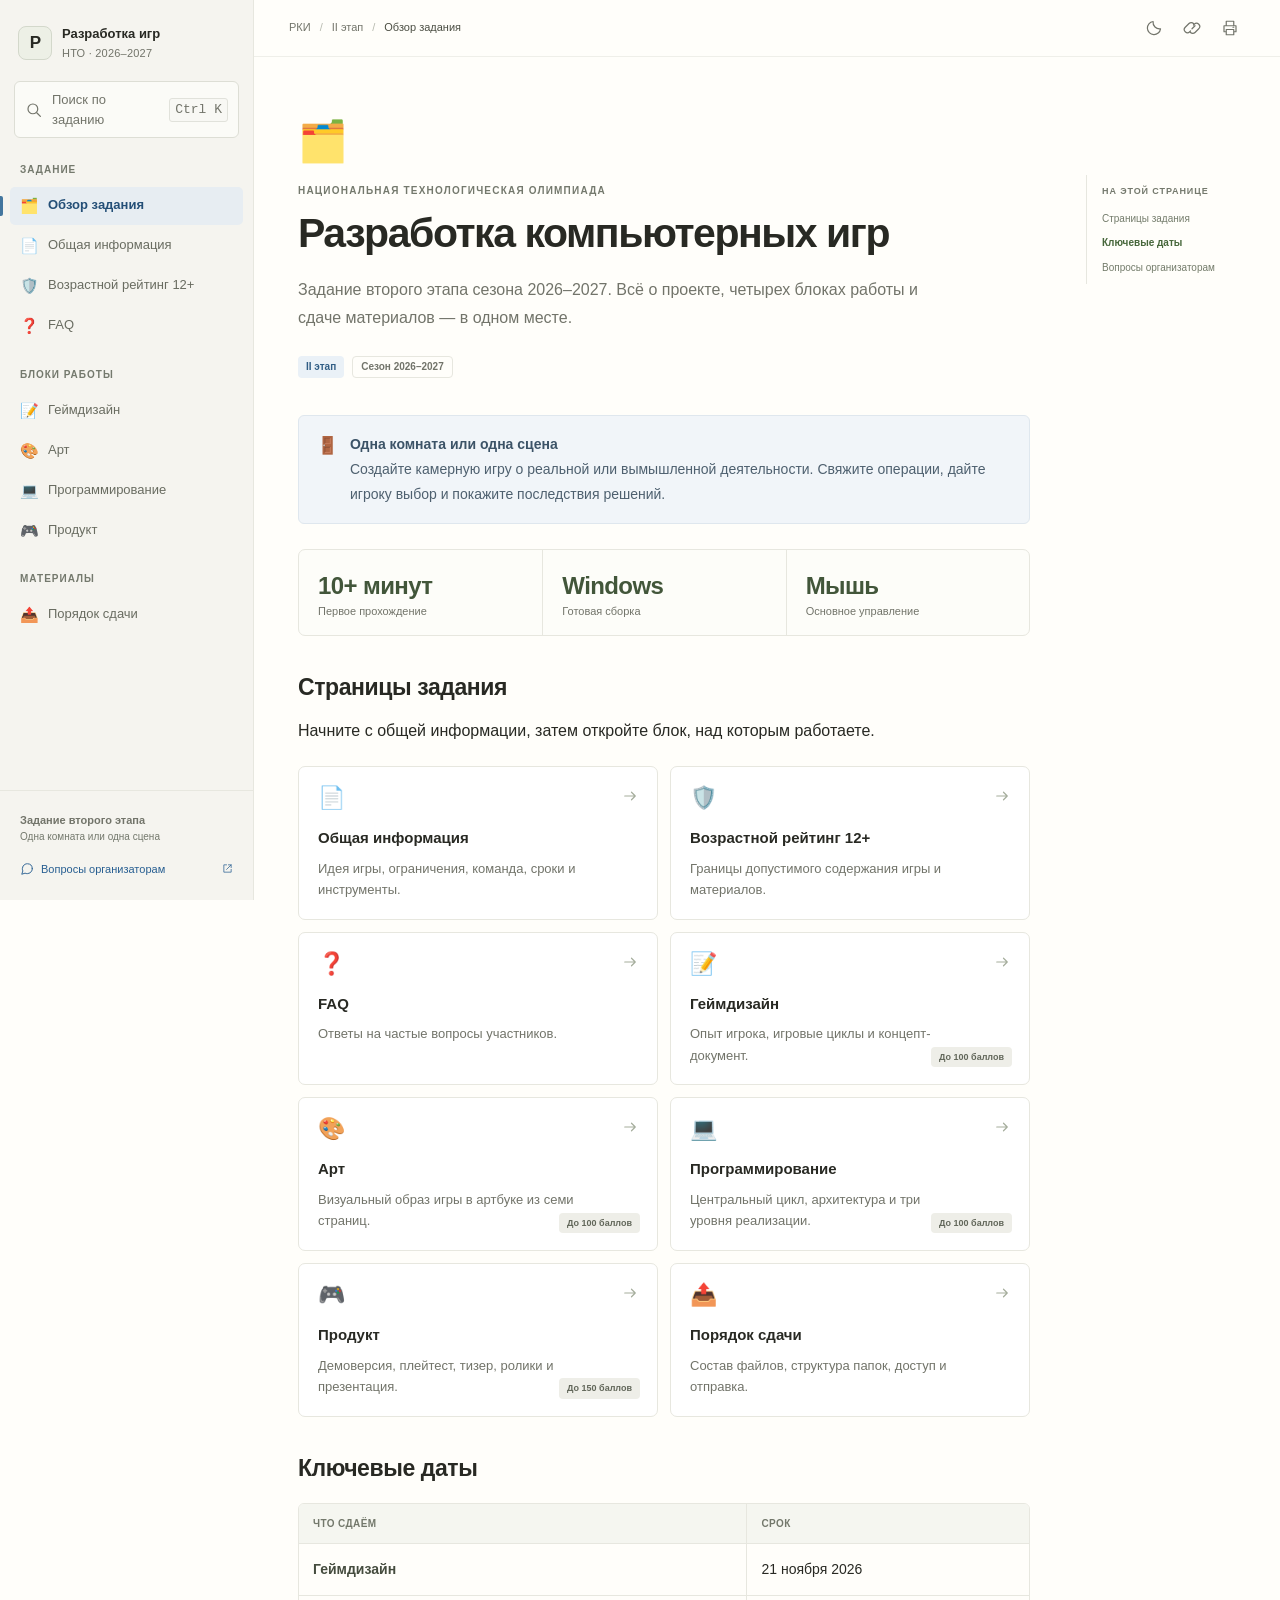
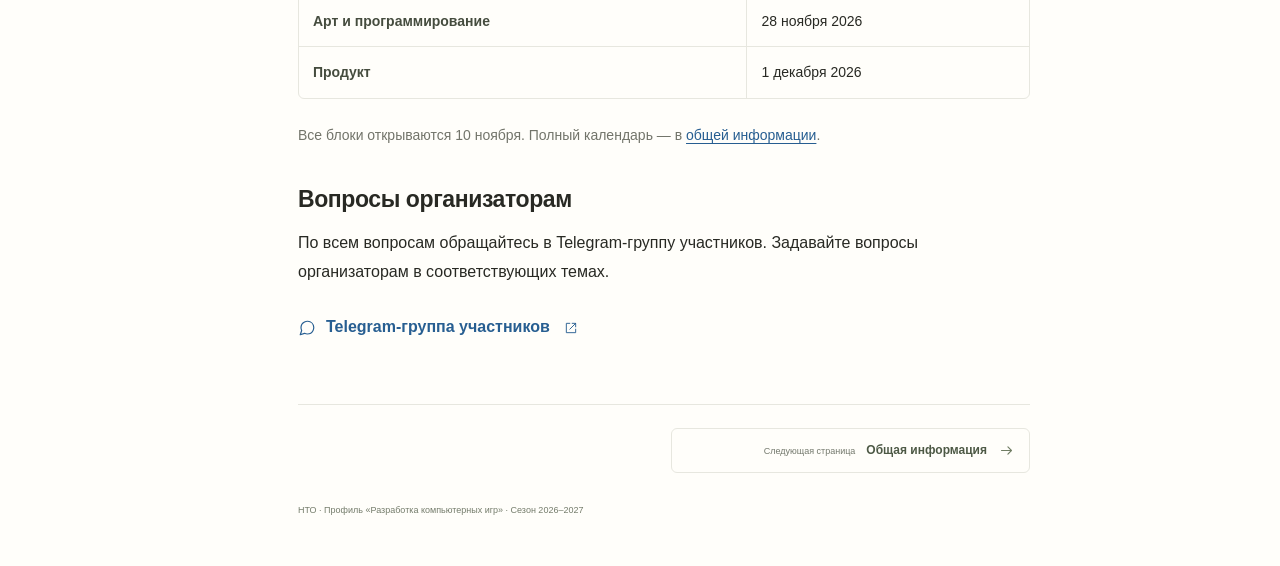
<file: index.html>
<!doctype html>
<html lang="ru"><head><meta charset="utf-8"><meta name="viewport" content="width=device-width, initial-scale=1"><meta name="description" content="Техническое задание второго этапа НТО по профилю «Разработка компьютерных игр». Сезон 2026–2027."><meta name="theme-color" content="#f5f4ef"><title>Обзор задания · РКИ 2026–2027</title><script src="theme.js"></script><link rel="icon" href="favicon.svg" type="image/svg+xml"><link rel="stylesheet" href="styles.css"><link rel="stylesheet" href="extras.css"><link rel="stylesheet" href="theme.css"><script src="search-index.js" defer></script><script src="app.js" defer></script></head>
<body data-base="" data-page="home"><a class="skip-link" href="#main-content">Перейти к содержанию</a><div class="app">
<aside class="sidebar" id="sidebar" aria-label="Навигация по заданию"><div class="sidebar-head"><a class="brand" href="index.html"><span class="brand-mark">Р</span><span class="brand-copy">Разработка игр<small>НТО · 2026–2027</small></span></a></div><button class="search-trigger" type="button" data-search-open><svg viewBox="0 0 24 24" fill="none" stroke="currentColor" stroke-width="1.6" stroke-linecap="round" stroke-linejoin="round" aria-hidden="true"><circle cx="10.5" cy="10.5" r="6.5"/><path d="m16 16 4.5 4.5"/></svg><span>Поиск по заданию</span><kbd>Ctrl K</kbd></button><nav><div class="nav-group"><p class="nav-label">Задание</p><a aria-current="page" class="nav-link is-active" href="index.html"><span class="nav-icon" aria-hidden="true">🗂️</span><span>Обзор задания</span></a><a class="nav-link" href="general/index.html"><span class="nav-icon" aria-hidden="true">📄</span><span>Общая информация</span></a><a class="nav-link" href="age-rating/index.html"><span class="nav-icon" aria-hidden="true">🛡️</span><span>Возрастной рейтинг 12+</span></a><a class="nav-link" href="faq/index.html"><span class="nav-icon" aria-hidden="true">❓</span><span>FAQ</span></a></div><div class="nav-group"><p class="nav-label">Блоки работы</p><a class="nav-link" href="game-design/index.html"><span class="nav-icon" aria-hidden="true">📝</span><span>Геймдизайн</span></a><a class="nav-link" href="art/index.html"><span class="nav-icon" aria-hidden="true">🎨</span><span>Арт</span></a><a class="nav-link" href="programming/index.html"><span class="nav-icon" aria-hidden="true">💻</span><span>Программирование</span></a><a class="nav-link" href="product/index.html"><span class="nav-icon" aria-hidden="true">🎮</span><span>Продукт</span></a></div><div class="nav-group"><p class="nav-label">Материалы</p><a class="nav-link" href="submission/index.html"><span class="nav-icon" aria-hidden="true">📤</span><span>Порядок сдачи</span></a></div></nav><div class="sidebar-foot"><strong>Задание второго этапа</strong><span>Одна комната или одна сцена</span><a class="support-link" href="https://t.me/ontigamedev" target="_blank" rel="noopener noreferrer"><svg viewBox="0 0 24 24" fill="none" stroke="currentColor" stroke-width="1.6" stroke-linecap="round" stroke-linejoin="round" aria-hidden="true"><path d="M21 11.5a8.4 8.4 0 0 1-.9 3.8 8.5 8.5 0 0 1-7.6 4.7 8.4 8.4 0 0 1-3.8-.9L3 21l1.9-5.7a8.4 8.4 0 0 1-.9-3.8 8.5 8.5 0 0 1 4.7-7.6 8.4 8.4 0 0 1 3.8-.9h.5a8.5 8.5 0 0 1 8 8v.5Z"/></svg><span>Вопросы организаторам</span><svg viewBox="0 0 24 24" fill="none" stroke="currentColor" stroke-width="1.6" stroke-linecap="round" stroke-linejoin="round" aria-hidden="true"><path d="M14 4h6v6M20 4 10 14"/><path d="M10 4H4v16h16v-6"/></svg></a></div></aside>
<button class="sidebar-scrim" type="button" aria-label="Закрыть меню" hidden></button>
<main class="main" id="main-content" tabindex="-1"><header class="topbar"><button class="menu-toggle" aria-label="Открыть меню" aria-controls="sidebar" aria-expanded="false"><svg viewBox="0 0 24 24" fill="none" stroke="currentColor" stroke-width="1.6" stroke-linecap="round" stroke-linejoin="round" aria-hidden="true"><path d="M4 6h16M4 12h16M4 18h16"/></svg></button><nav class="breadcrumbs" aria-label="Хлебные крошки"><a href="index.html">РКИ</a><span class="separator" aria-hidden="true">/</span><span>II этап</span><span class="separator" aria-hidden="true">/</span><span class="current" aria-current="page">Обзор задания</span></nav><div class="topbar-actions"><button class="icon-button theme-toggle" type="button" data-theme-toggle aria-label="Включить тёмную тему" aria-pressed="false" title="Включить тёмную тему"><span class="theme-moon"><svg viewBox="0 0 24 24" fill="none" stroke="currentColor" stroke-width="1.6" stroke-linecap="round" stroke-linejoin="round" aria-hidden="true"><path d="M20.7 13.2A8.8 8.8 0 0 1 10.8 3.3 8.8 8.8 0 1 0 20.7 13.2Z"/></svg></span><span class="theme-sun"><svg viewBox="0 0 24 24" fill="none" stroke="currentColor" stroke-width="1.6" stroke-linecap="round" stroke-linejoin="round" aria-hidden="true"><circle cx="12" cy="12" r="4"/><path d="M12 2v2m0 16v2M2 12h2m16 0h2M5 5l1.4 1.4m11.2 11.2L19 19M5 19l1.4-1.4M17.6 6.4 19 5"/></svg></span></button><button class="icon-button" type="button" data-copy-page aria-label="Скопировать ссылку на страницу" title="Скопировать ссылку"><svg viewBox="0 0 24 24" fill="none" stroke="currentColor" stroke-width="1.6" stroke-linecap="round" stroke-linejoin="round" aria-hidden="true"><path d="m10 13 4-4M8 16l-1 1a4.2 4.2 0 0 1-6-6l5-5a4.2 4.2 0 0 1 6 0m0 2 1-1a4.2 4.2 0 0 1 6 6l-5 5a4.2 4.2 0 0 1-6 0" transform="translate(2 0)"/></svg></button><button class="icon-button" type="button" data-print aria-label="Распечатать страницу" title="Печать"><svg viewBox="0 0 24 24" fill="none" stroke="currentColor" stroke-width="1.6" stroke-linecap="round" stroke-linejoin="round" aria-hidden="true"><path d="M7 8V3h10v5M7 17H4V9h16v8h-3M7 14h10v7H7zM16 11h1"/></svg></button></div></header>
<div class="page-layout"><article class="page"><div class="page-icon" aria-hidden="true">🗂️</div><p class="eyebrow">Национальная технологическая олимпиада</p><h1 class="page-title">Разработка компьютерных игр</h1><p class="page-lead">Задание второго этапа сезона 2026–2027. Всё о проекте, четырех блоках работы и сдаче материалов — в одном месте.</p><div class="page-meta"><span class="badge badge-blue">II этап</span><span class="badge badge-outline">Сезон 2026–2027</span></div><div class="content"><div class="callout"><span class="callout-icon" aria-hidden="true">🚪</span><div class="callout-body"><strong>Одна комната или одна сцена</strong><p>Создайте камерную игру о реальной или вымышленной деятельности. Свяжите операции, дайте игроку выбор и покажите последствия решений.</p></div></div>
    <div class="stats-grid" aria-label="Кратко о демоверсии"><div class="stat"><span class="stat-value">10+ минут</span><span class="stat-label">Первое прохождение</span></div><div class="stat"><span class="stat-value">Windows</span><span class="stat-label">Готовая сборка</span></div><div class="stat"><span class="stat-value">Мышь</span><span class="stat-label">Основное управление</span></div></div>
    <h2 id="pages">Страницы задания</h2><p>Начните с общей информации, затем откройте блок, над которым работаете.</p><div class="page-grid"><a class="page-card" href="general/index.html"><span class="card-icon" aria-hidden="true">📄</span><div><span class="card-title">Общая информация</span><p class="card-description">Идея игры, ограничения, команда, сроки и инструменты.</p></div><span class="card-arrow"><svg viewBox="0 0 24 24" fill="none" stroke="currentColor" stroke-width="1.6" stroke-linecap="round" stroke-linejoin="round" aria-hidden="true"><path d="M5 12h14m-5-5 5 5-5 5"/></svg></span></a><a class="page-card" href="age-rating/index.html"><span class="card-icon" aria-hidden="true">🛡️</span><div><span class="card-title">Возрастной рейтинг 12+</span><p class="card-description">Границы допустимого содержания игры и материалов.</p></div><span class="card-arrow"><svg viewBox="0 0 24 24" fill="none" stroke="currentColor" stroke-width="1.6" stroke-linecap="round" stroke-linejoin="round" aria-hidden="true"><path d="M5 12h14m-5-5 5 5-5 5"/></svg></span></a><a class="page-card" href="faq/index.html"><span class="card-icon" aria-hidden="true">❓</span><div><span class="card-title">FAQ</span><p class="card-description">Ответы на частые вопросы участников.</p></div><span class="card-arrow"><svg viewBox="0 0 24 24" fill="none" stroke="currentColor" stroke-width="1.6" stroke-linecap="round" stroke-linejoin="round" aria-hidden="true"><path d="M5 12h14m-5-5 5 5-5 5"/></svg></span></a><a class="page-card" href="game-design/index.html"><span class="card-icon" aria-hidden="true">📝</span><div><span class="card-title">Геймдизайн</span><p class="card-description">Опыт игрока, игровые циклы и концепт-документ.</p><span class=badge>До 100 баллов</span></div><span class="card-arrow"><svg viewBox="0 0 24 24" fill="none" stroke="currentColor" stroke-width="1.6" stroke-linecap="round" stroke-linejoin="round" aria-hidden="true"><path d="M5 12h14m-5-5 5 5-5 5"/></svg></span></a><a class="page-card" href="art/index.html"><span class="card-icon" aria-hidden="true">🎨</span><div><span class="card-title">Арт</span><p class="card-description">Визуальный образ игры в артбуке из семи страниц.</p><span class=badge>До 100 баллов</span></div><span class="card-arrow"><svg viewBox="0 0 24 24" fill="none" stroke="currentColor" stroke-width="1.6" stroke-linecap="round" stroke-linejoin="round" aria-hidden="true"><path d="M5 12h14m-5-5 5 5-5 5"/></svg></span></a><a class="page-card" href="programming/index.html"><span class="card-icon" aria-hidden="true">💻</span><div><span class="card-title">Программирование</span><p class="card-description">Центральный цикл, архитектура и три уровня реализации.</p><span class=badge>До 100 баллов</span></div><span class="card-arrow"><svg viewBox="0 0 24 24" fill="none" stroke="currentColor" stroke-width="1.6" stroke-linecap="round" stroke-linejoin="round" aria-hidden="true"><path d="M5 12h14m-5-5 5 5-5 5"/></svg></span></a><a class="page-card" href="product/index.html"><span class="card-icon" aria-hidden="true">🎮</span><div><span class="card-title">Продукт</span><p class="card-description">Демоверсия, плейтест, тизер, ролики и презентация.</p><span class=badge>До 150 баллов</span></div><span class="card-arrow"><svg viewBox="0 0 24 24" fill="none" stroke="currentColor" stroke-width="1.6" stroke-linecap="round" stroke-linejoin="round" aria-hidden="true"><path d="M5 12h14m-5-5 5 5-5 5"/></svg></span></a><a class="page-card" href="submission/index.html"><span class="card-icon" aria-hidden="true">📤</span><div><span class="card-title">Порядок сдачи</span><p class="card-description">Состав файлов, структура папок, доступ и отправка.</p></div><span class="card-arrow"><svg viewBox="0 0 24 24" fill="none" stroke="currentColor" stroke-width="1.6" stroke-linecap="round" stroke-linejoin="round" aria-hidden="true"><path d="M5 12h14m-5-5 5 5-5 5"/></svg></span></a></div>
    <h2 id="dates">Ключевые даты</h2><div class="table-wrap"><table><thead><tr><th scope="col">Что сдаём</th><th scope="col">Срок</th></tr></thead><tbody><tr><td>Геймдизайн</td><td>21 ноября 2026</td></tr><tr><td>Арт и программирование</td><td>28 ноября 2026</td></tr><tr><td>Продукт</td><td>1 декабря 2026</td></tr></tbody></table></div><p class="secondary-text">Все блоки открываются 10 ноября. Полный календарь — в <a href="general/index.html#dates">общей информации</a>.</p>
    <h2 id="questions">Вопросы организаторам</h2><p>По всем вопросам обращайтесь в Telegram-группу участников. Задавайте вопросы организаторам в соответствующих темах.</p><a class="resource-link" href="https://t.me/ontigamedev" target="_blank" rel="noopener noreferrer"><svg viewBox="0 0 24 24" fill="none" stroke="currentColor" stroke-width="1.6" stroke-linecap="round" stroke-linejoin="round" aria-hidden="true"><path d="M21 11.5a8.4 8.4 0 0 1-.9 3.8 8.5 8.5 0 0 1-7.6 4.7 8.4 8.4 0 0 1-3.8-.9L3 21l1.9-5.7a8.4 8.4 0 0 1-.9-3.8 8.5 8.5 0 0 1 4.7-7.6 8.4 8.4 0 0 1 3.8-.9h.5a8.5 8.5 0 0 1 8 8v.5Z"/></svg><span>Telegram-группа участников</span><svg viewBox="0 0 24 24" fill="none" stroke="currentColor" stroke-width="1.6" stroke-linecap="round" stroke-linejoin="round" aria-hidden="true"><path d="M14 4h6v6M20 4 10 14"/><path d="M10 4H4v16h16v-6"/></svg></a></div><nav class="page-navigation" aria-label="Соседние страницы"><span></span><a class="next" href="general/index.html"><small>Следующая страница</small><strong>Общая информация</strong><span class="nav-arrow"><svg viewBox="0 0 24 24" fill="none" stroke="currentColor" stroke-width="1.6" stroke-linecap="round" stroke-linejoin="round" aria-hidden="true"><path d="M5 12h14m-5-5 5 5-5 5"/></svg></span></a></nav><footer class="page-footer">НТО · Профиль «Разработка компьютерных игр» · Сезон 2026–2027</footer></article><aside class="toc" aria-label="На этой странице"><p class="toc-title">На этой странице</p><a href="#pages">Страницы задания</a><a href="#dates">Ключевые даты</a><a href="#questions">Вопросы организаторам</a></aside></div></main></div>
<div class="search-overlay" hidden><div class="search-dialog" role="dialog" aria-modal="true" aria-label="Поиск по заданию"><div class="search-header"><svg viewBox="0 0 24 24" fill="none" stroke="currentColor" stroke-width="1.6" stroke-linecap="round" stroke-linejoin="round" aria-hidden="true"><circle cx="10.5" cy="10.5" r="6.5"/><path d="m16 16 4.5 4.5"/></svg><input class="search-input" type="search" placeholder="Поиск по страницам и разделам" aria-label="Поисковый запрос" autocomplete="off" aria-controls="search-results"><button class="search-close" type="button" aria-label="Закрыть поиск"><svg viewBox="0 0 24 24" fill="none" stroke="currentColor" stroke-width="1.6" stroke-linecap="round" stroke-linejoin="round" aria-hidden="true"><path d="m6 6 12 12M18 6 6 18"/></svg></button></div><div class="search-results" id="search-results" aria-live="polite"></div><div class="search-hint"><span>↑ ↓ выбрать · Enter открыть</span><span>Esc закрыть</span></div></div></div><div class="toast" role="status" aria-live="polite"></div>
</body></html>
</file>
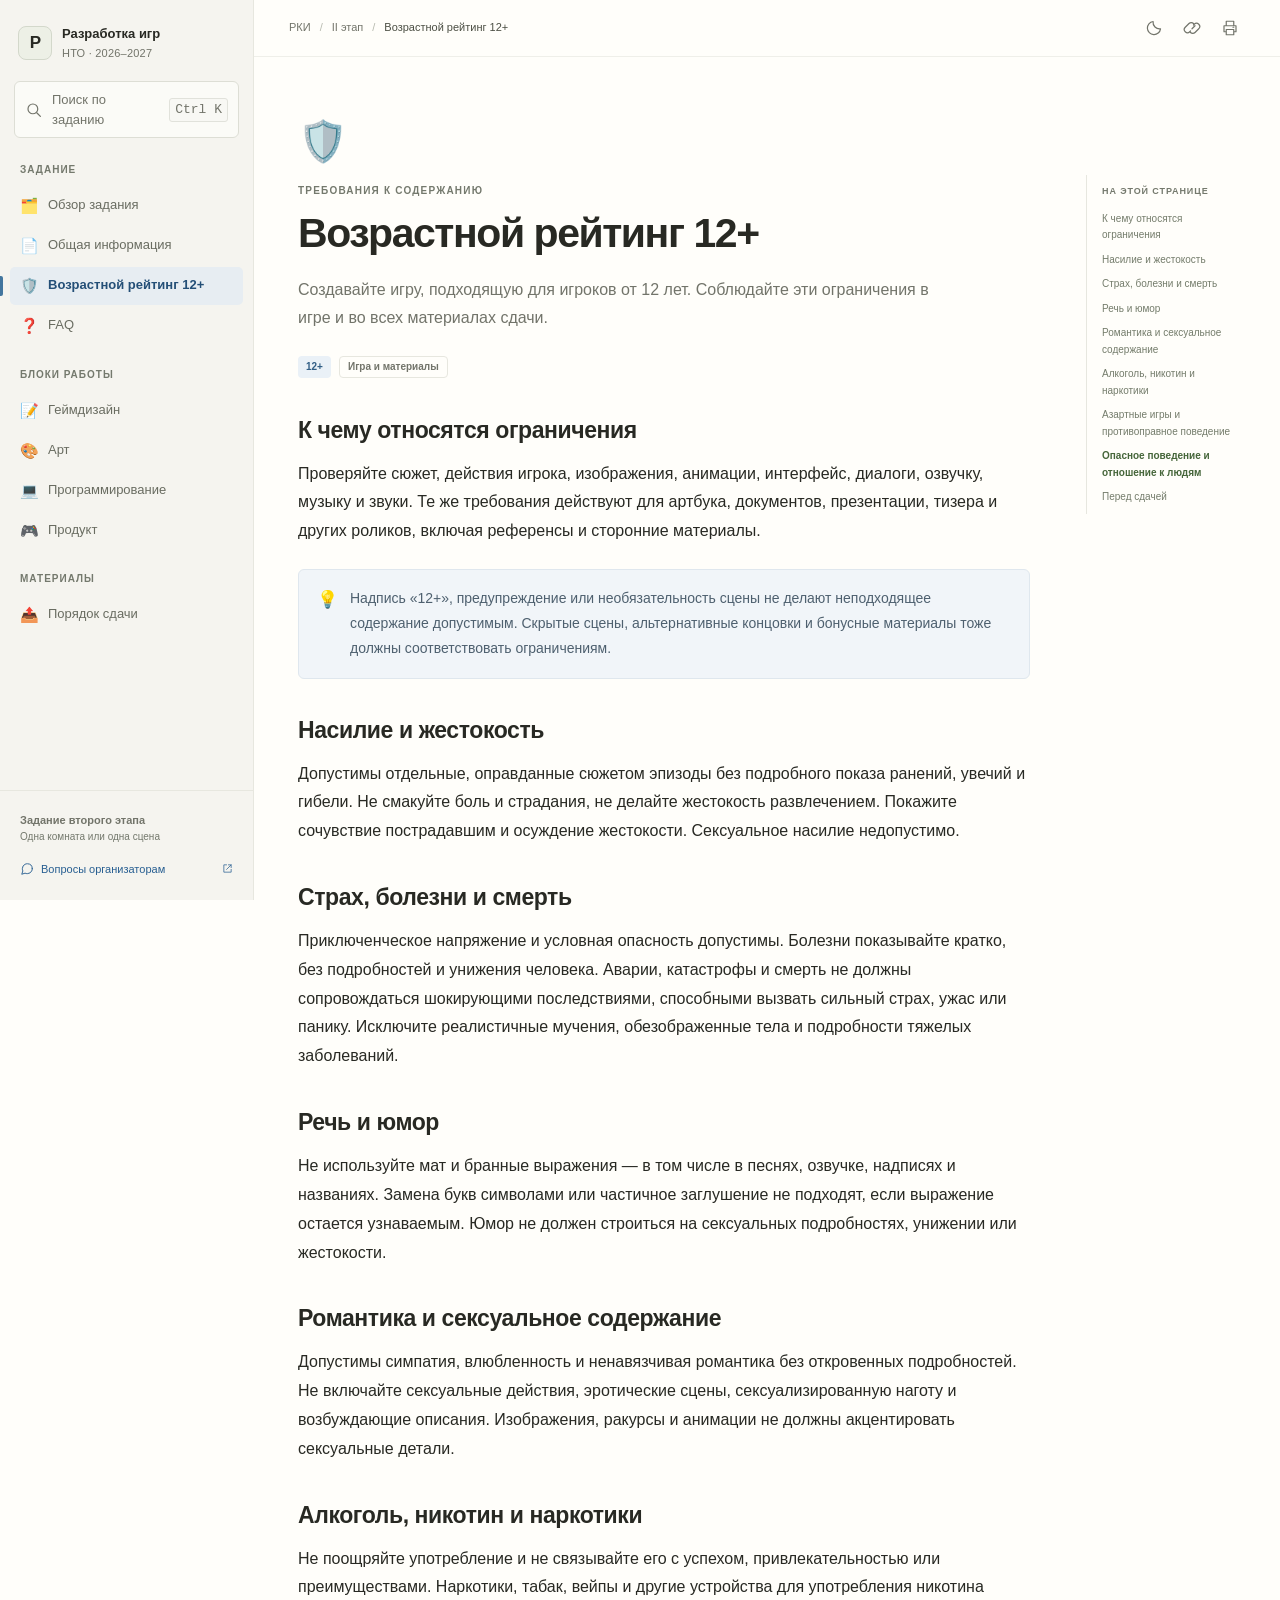
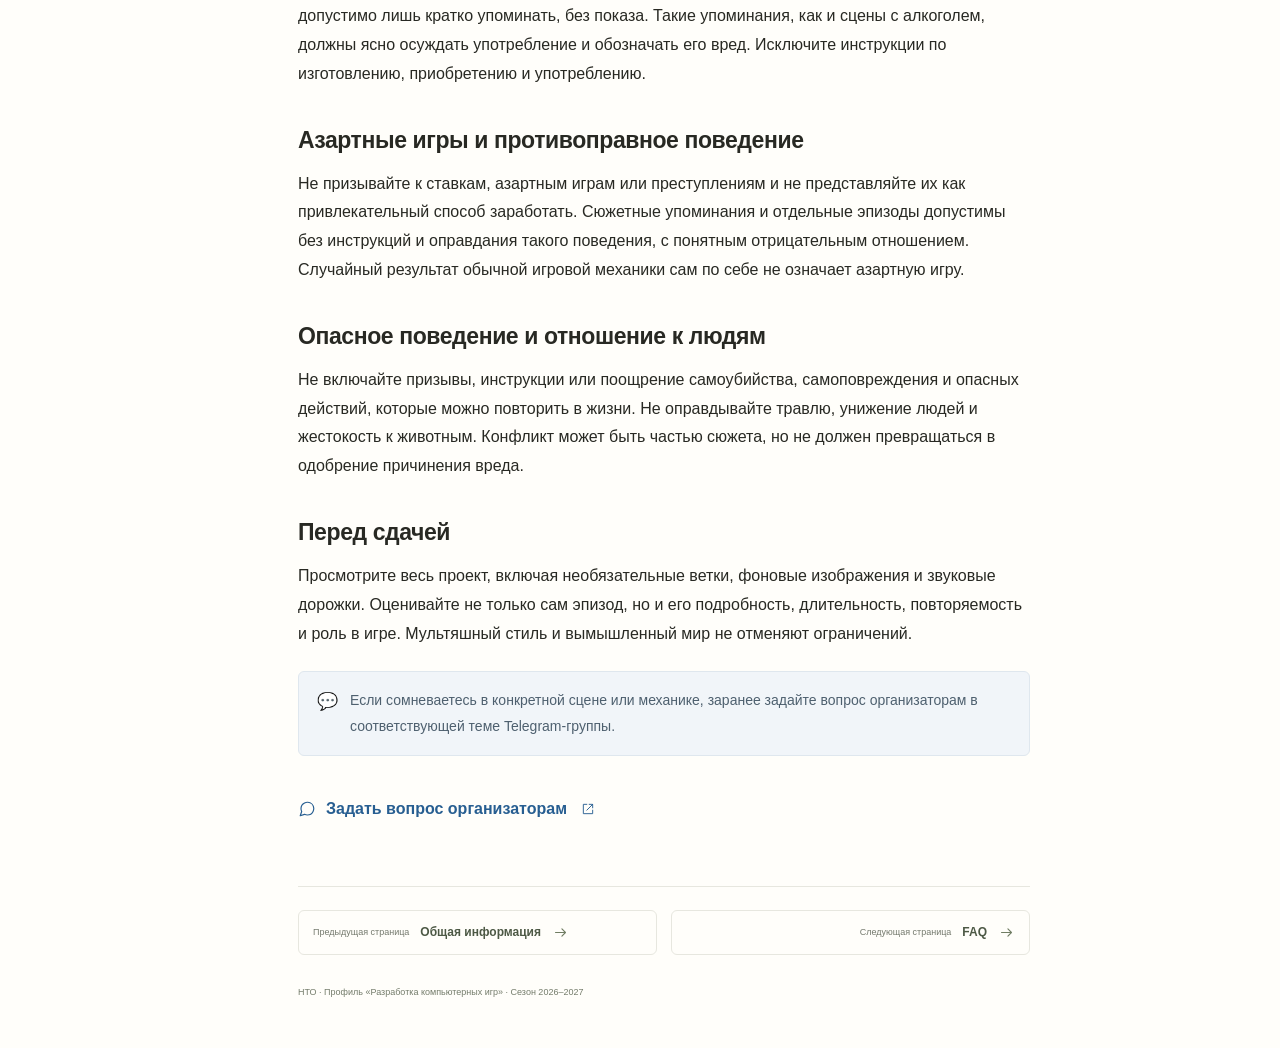
<file: age-rating/index.html>
<!doctype html>
<html lang="ru"><head><meta charset="utf-8"><meta name="viewport" content="width=device-width, initial-scale=1"><meta name="description" content="Ограничения 12+ для конкурсного проекта: насилие, пугающие сцены, речь, романтика, вещества и опасное поведение."><meta name="theme-color" content="#f5f4ef"><title>Возрастной рейтинг 12+ · РКИ 2026–2027</title><script src="../theme.js"></script><link rel="icon" href="../favicon.svg" type="image/svg+xml"><link rel="stylesheet" href="../styles.css"><link rel="stylesheet" href="../extras.css"><link rel="stylesheet" href="../theme.css"><script src="../search-index.js" defer></script><script src="../app.js" defer></script></head>
<body data-base="../" data-page="age-rating"><a class="skip-link" href="#main-content">Перейти к содержанию</a><div class="app">
<aside class="sidebar" id="sidebar" aria-label="Навигация по заданию"><div class="sidebar-head"><a class="brand" href="../index.html"><span class="brand-mark">Р</span><span class="brand-copy">Разработка игр<small>НТО · 2026–2027</small></span></a></div><button class="search-trigger" type="button" data-search-open><svg viewBox="0 0 24 24" fill="none" stroke="currentColor" stroke-width="1.6" stroke-linecap="round" stroke-linejoin="round" aria-hidden="true"><circle cx="10.5" cy="10.5" r="6.5"/><path d="m16 16 4.5 4.5"/></svg><span>Поиск по заданию</span><kbd>Ctrl K</kbd></button><nav><div class="nav-group"><p class="nav-label">Задание</p><a class="nav-link" href="../index.html"><span class="nav-icon" aria-hidden="true">🗂️</span><span>Обзор задания</span></a><a class="nav-link" href="../general/index.html"><span class="nav-icon" aria-hidden="true">📄</span><span>Общая информация</span></a><a aria-current="page" class="nav-link is-active" href="../age-rating/index.html"><span class="nav-icon" aria-hidden="true">🛡️</span><span>Возрастной рейтинг 12+</span></a><a class="nav-link" href="../faq/index.html"><span class="nav-icon" aria-hidden="true">❓</span><span>FAQ</span></a></div><div class="nav-group"><p class="nav-label">Блоки работы</p><a class="nav-link" href="../game-design/index.html"><span class="nav-icon" aria-hidden="true">📝</span><span>Геймдизайн</span></a><a class="nav-link" href="../art/index.html"><span class="nav-icon" aria-hidden="true">🎨</span><span>Арт</span></a><a class="nav-link" href="../programming/index.html"><span class="nav-icon" aria-hidden="true">💻</span><span>Программирование</span></a><a class="nav-link" href="../product/index.html"><span class="nav-icon" aria-hidden="true">🎮</span><span>Продукт</span></a></div><div class="nav-group"><p class="nav-label">Материалы</p><a class="nav-link" href="../submission/index.html"><span class="nav-icon" aria-hidden="true">📤</span><span>Порядок сдачи</span></a></div></nav><div class="sidebar-foot"><strong>Задание второго этапа</strong><span>Одна комната или одна сцена</span><a class="support-link" href="https://t.me/ontigamedev" target="_blank" rel="noopener noreferrer"><svg viewBox="0 0 24 24" fill="none" stroke="currentColor" stroke-width="1.6" stroke-linecap="round" stroke-linejoin="round" aria-hidden="true"><path d="M21 11.5a8.4 8.4 0 0 1-.9 3.8 8.5 8.5 0 0 1-7.6 4.7 8.4 8.4 0 0 1-3.8-.9L3 21l1.9-5.7a8.4 8.4 0 0 1-.9-3.8 8.5 8.5 0 0 1 4.7-7.6 8.4 8.4 0 0 1 3.8-.9h.5a8.5 8.5 0 0 1 8 8v.5Z"/></svg><span>Вопросы организаторам</span><svg viewBox="0 0 24 24" fill="none" stroke="currentColor" stroke-width="1.6" stroke-linecap="round" stroke-linejoin="round" aria-hidden="true"><path d="M14 4h6v6M20 4 10 14"/><path d="M10 4H4v16h16v-6"/></svg></a></div></aside>
<button class="sidebar-scrim" type="button" aria-label="Закрыть меню" hidden></button>
<main class="main" id="main-content" tabindex="-1"><header class="topbar"><button class="menu-toggle" aria-label="Открыть меню" aria-controls="sidebar" aria-expanded="false"><svg viewBox="0 0 24 24" fill="none" stroke="currentColor" stroke-width="1.6" stroke-linecap="round" stroke-linejoin="round" aria-hidden="true"><path d="M4 6h16M4 12h16M4 18h16"/></svg></button><nav class="breadcrumbs" aria-label="Хлебные крошки"><a href="../index.html">РКИ</a><span class="separator" aria-hidden="true">/</span><span>II этап</span><span class="separator" aria-hidden="true">/</span><span class="current" aria-current="page">Возрастной рейтинг 12+</span></nav><div class="topbar-actions"><button class="icon-button theme-toggle" type="button" data-theme-toggle aria-label="Включить тёмную тему" aria-pressed="false" title="Включить тёмную тему"><span class="theme-moon"><svg viewBox="0 0 24 24" fill="none" stroke="currentColor" stroke-width="1.6" stroke-linecap="round" stroke-linejoin="round" aria-hidden="true"><path d="M20.7 13.2A8.8 8.8 0 0 1 10.8 3.3 8.8 8.8 0 1 0 20.7 13.2Z"/></svg></span><span class="theme-sun"><svg viewBox="0 0 24 24" fill="none" stroke="currentColor" stroke-width="1.6" stroke-linecap="round" stroke-linejoin="round" aria-hidden="true"><circle cx="12" cy="12" r="4"/><path d="M12 2v2m0 16v2M2 12h2m16 0h2M5 5l1.4 1.4m11.2 11.2L19 19M5 19l1.4-1.4M17.6 6.4 19 5"/></svg></span></button><button class="icon-button" type="button" data-copy-page aria-label="Скопировать ссылку на страницу" title="Скопировать ссылку"><svg viewBox="0 0 24 24" fill="none" stroke="currentColor" stroke-width="1.6" stroke-linecap="round" stroke-linejoin="round" aria-hidden="true"><path d="m10 13 4-4M8 16l-1 1a4.2 4.2 0 0 1-6-6l5-5a4.2 4.2 0 0 1 6 0m0 2 1-1a4.2 4.2 0 0 1 6 6l-5 5a4.2 4.2 0 0 1-6 0" transform="translate(2 0)"/></svg></button><button class="icon-button" type="button" data-print aria-label="Распечатать страницу" title="Печать"><svg viewBox="0 0 24 24" fill="none" stroke="currentColor" stroke-width="1.6" stroke-linecap="round" stroke-linejoin="round" aria-hidden="true"><path d="M7 8V3h10v5M7 17H4V9h16v8h-3M7 14h10v7H7zM16 11h1"/></svg></button></div></header>
<div class="page-layout"><article class="page"><div class="page-icon" aria-hidden="true">🛡️</div><p class="eyebrow">Требования к содержанию</p><h1 class="page-title">Возрастной рейтинг 12+</h1><p class="page-lead">Создавайте игру, подходящую для игроков от 12 лет. Соблюдайте эти ограничения в игре и во всех материалах сдачи.</p><div class="page-meta"><span class="badge badge-blue">12+</span><span class="badge badge-outline">Игра и материалы</span></div><div class="content"><section aria-labelledby="scope"><h2 id="scope">К чему относятся ограничения</h2><p>Проверяйте сюжет, действия игрока, изображения, анимации, интерфейс, диалоги, озвучку, музыку и звуки. Те же требования действуют для артбука, документов, презентации, тизера и других роликов, включая референсы и сторонние материалы.</p><div class="callout"><span class="callout-icon" aria-hidden="true">💡</span><div class="callout-body"><p>Надпись «12+», предупреждение или необязательность сцены не делают неподходящее содержание допустимым. Скрытые сцены, альтернативные концовки и бонусные материалы тоже должны соответствовать ограничениям.</p></div></div></section><section aria-labelledby="violence"><h2 id="violence">Насилие и жестокость</h2><p>Допустимы отдельные, оправданные сюжетом эпизоды без подробного показа ранений, увечий и гибели. Не смакуйте боль и страдания, не делайте жестокость развлечением. Покажите сочувствие пострадавшим и осуждение жестокости. Сексуальное насилие недопустимо.</p></section><section aria-labelledby="fear"><h2 id="fear">Страх, болезни и смерть</h2><p>Приключенческое напряжение и условная опасность допустимы. Болезни показывайте кратко, без подробностей и унижения человека. Аварии, катастрофы и смерть не должны сопровождаться шокирующими последствиями, способными вызвать сильный страх, ужас или панику. Исключите реалистичные мучения, обезображенные тела и подробности тяжелых заболеваний.</p></section><section aria-labelledby="language"><h2 id="language">Речь и юмор</h2><p>Не используйте мат и бранные выражения — в том числе в песнях, озвучке, надписях и названиях. Замена букв символами или частичное заглушение не подходят, если выражение остается узнаваемым. Юмор не должен строиться на сексуальных подробностях, унижении или жестокости.</p></section><section aria-labelledby="romance"><h2 id="romance">Романтика и сексуальное содержание</h2><p>Допустимы симпатия, влюбленность и ненавязчивая романтика без откровенных подробностей. Не включайте сексуальные действия, эротические сцены, сексуализированную наготу и возбуждающие описания. Изображения, ракурсы и анимации не должны акцентировать сексуальные детали.</p></section><section aria-labelledby="substances"><h2 id="substances">Алкоголь, никотин и наркотики</h2><p>Не поощряйте употребление и не связывайте его с успехом, привлекательностью или преимуществами. Наркотики, табак, вейпы и другие устройства для употребления никотина допустимо лишь кратко упоминать, без показа. Такие упоминания, как и сцены с алкоголем, должны ясно осуждать употребление и обозначать его вред. Исключите инструкции по изготовлению, приобретению и употреблению.</p></section><section aria-labelledby="gambling"><h2 id="gambling">Азартные игры и противоправное поведение</h2><p>Не призывайте к ставкам, азартным играм или преступлениям и не представляйте их как привлекательный способ заработать. Сюжетные упоминания и отдельные эпизоды допустимы без инструкций и оправдания такого поведения, с понятным отрицательным отношением. Случайный результат обычной игровой механики сам по себе не означает азартную игру.</p></section><section aria-labelledby="danger"><h2 id="danger">Опасное поведение и отношение к людям</h2><p>Не включайте призывы, инструкции или поощрение самоубийства, самоповреждения и опасных действий, которые можно повторить в жизни. Не оправдывайте травлю, унижение людей и жестокость к животным. Конфликт может быть частью сюжета, но не должен превращаться в одобрение причинения вреда.</p></section><section aria-labelledby="check"><h2 id="check">Перед сдачей</h2><p>Просмотрите весь проект, включая необязательные ветки, фоновые изображения и звуковые дорожки. Оценивайте не только сам эпизод, но и его подробность, длительность, повторяемость и роль в игре. Мультяшный стиль и вымышленный мир не отменяют ограничений.</p><div class="callout"><span class="callout-icon" aria-hidden="true">💬</span><div class="callout-body"><p>Если сомневаетесь в конкретной сцене или механике, заранее задайте вопрос организаторам в соответствующей теме Telegram-группы.</p></div></div><a class="resource-link" href="https://t.me/ontigamedev" target="_blank" rel="noopener noreferrer"><svg viewBox="0 0 24 24" fill="none" stroke="currentColor" stroke-width="1.6" stroke-linecap="round" stroke-linejoin="round" aria-hidden="true"><path d="M21 11.5a8.4 8.4 0 0 1-.9 3.8 8.5 8.5 0 0 1-7.6 4.7 8.4 8.4 0 0 1-3.8-.9L3 21l1.9-5.7a8.4 8.4 0 0 1-.9-3.8 8.5 8.5 0 0 1 4.7-7.6 8.4 8.4 0 0 1 3.8-.9h.5a8.5 8.5 0 0 1 8 8v.5Z"/></svg><span>Задать вопрос организаторам</span><svg viewBox="0 0 24 24" fill="none" stroke="currentColor" stroke-width="1.6" stroke-linecap="round" stroke-linejoin="round" aria-hidden="true"><path d="M14 4h6v6M20 4 10 14"/><path d="M10 4H4v16h16v-6"/></svg></a></section></div><nav class="page-navigation" aria-label="Соседние страницы"><a class="prev" href="../general/index.html"><small>Предыдущая страница</small><strong>Общая информация</strong><span class="nav-arrow"><svg viewBox="0 0 24 24" fill="none" stroke="currentColor" stroke-width="1.6" stroke-linecap="round" stroke-linejoin="round" aria-hidden="true"><path d="M5 12h14m-5-5 5 5-5 5"/></svg></span></a><a class="next" href="../faq/index.html"><small>Следующая страница</small><strong>FAQ</strong><span class="nav-arrow"><svg viewBox="0 0 24 24" fill="none" stroke="currentColor" stroke-width="1.6" stroke-linecap="round" stroke-linejoin="round" aria-hidden="true"><path d="M5 12h14m-5-5 5 5-5 5"/></svg></span></a></nav><footer class="page-footer">НТО · Профиль «Разработка компьютерных игр» · Сезон 2026–2027</footer></article><aside class="toc" aria-label="На этой странице"><p class="toc-title">На этой странице</p><a href="#scope">К чему относятся ограничения</a><a href="#violence">Насилие и жестокость</a><a href="#fear">Страх, болезни и смерть</a><a href="#language">Речь и юмор</a><a href="#romance">Романтика и сексуальное содержание</a><a href="#substances">Алкоголь, никотин и наркотики</a><a href="#gambling">Азартные игры и противоправное поведение</a><a href="#danger">Опасное поведение и отношение к людям</a><a href="#check">Перед сдачей</a></aside></div></main></div>
<div class="search-overlay" hidden><div class="search-dialog" role="dialog" aria-modal="true" aria-label="Поиск по заданию"><div class="search-header"><svg viewBox="0 0 24 24" fill="none" stroke="currentColor" stroke-width="1.6" stroke-linecap="round" stroke-linejoin="round" aria-hidden="true"><circle cx="10.5" cy="10.5" r="6.5"/><path d="m16 16 4.5 4.5"/></svg><input class="search-input" type="search" placeholder="Поиск по страницам и разделам" aria-label="Поисковый запрос" autocomplete="off" aria-controls="search-results"><button class="search-close" type="button" aria-label="Закрыть поиск"><svg viewBox="0 0 24 24" fill="none" stroke="currentColor" stroke-width="1.6" stroke-linecap="round" stroke-linejoin="round" aria-hidden="true"><path d="m6 6 12 12M18 6 6 18"/></svg></button></div><div class="search-results" id="search-results" aria-live="polite"></div><div class="search-hint"><span>↑ ↓ выбрать · Enter открыть</span><span>Esc закрыть</span></div></div></div><div class="toast" role="status" aria-live="polite"></div>
</body></html>
</file>
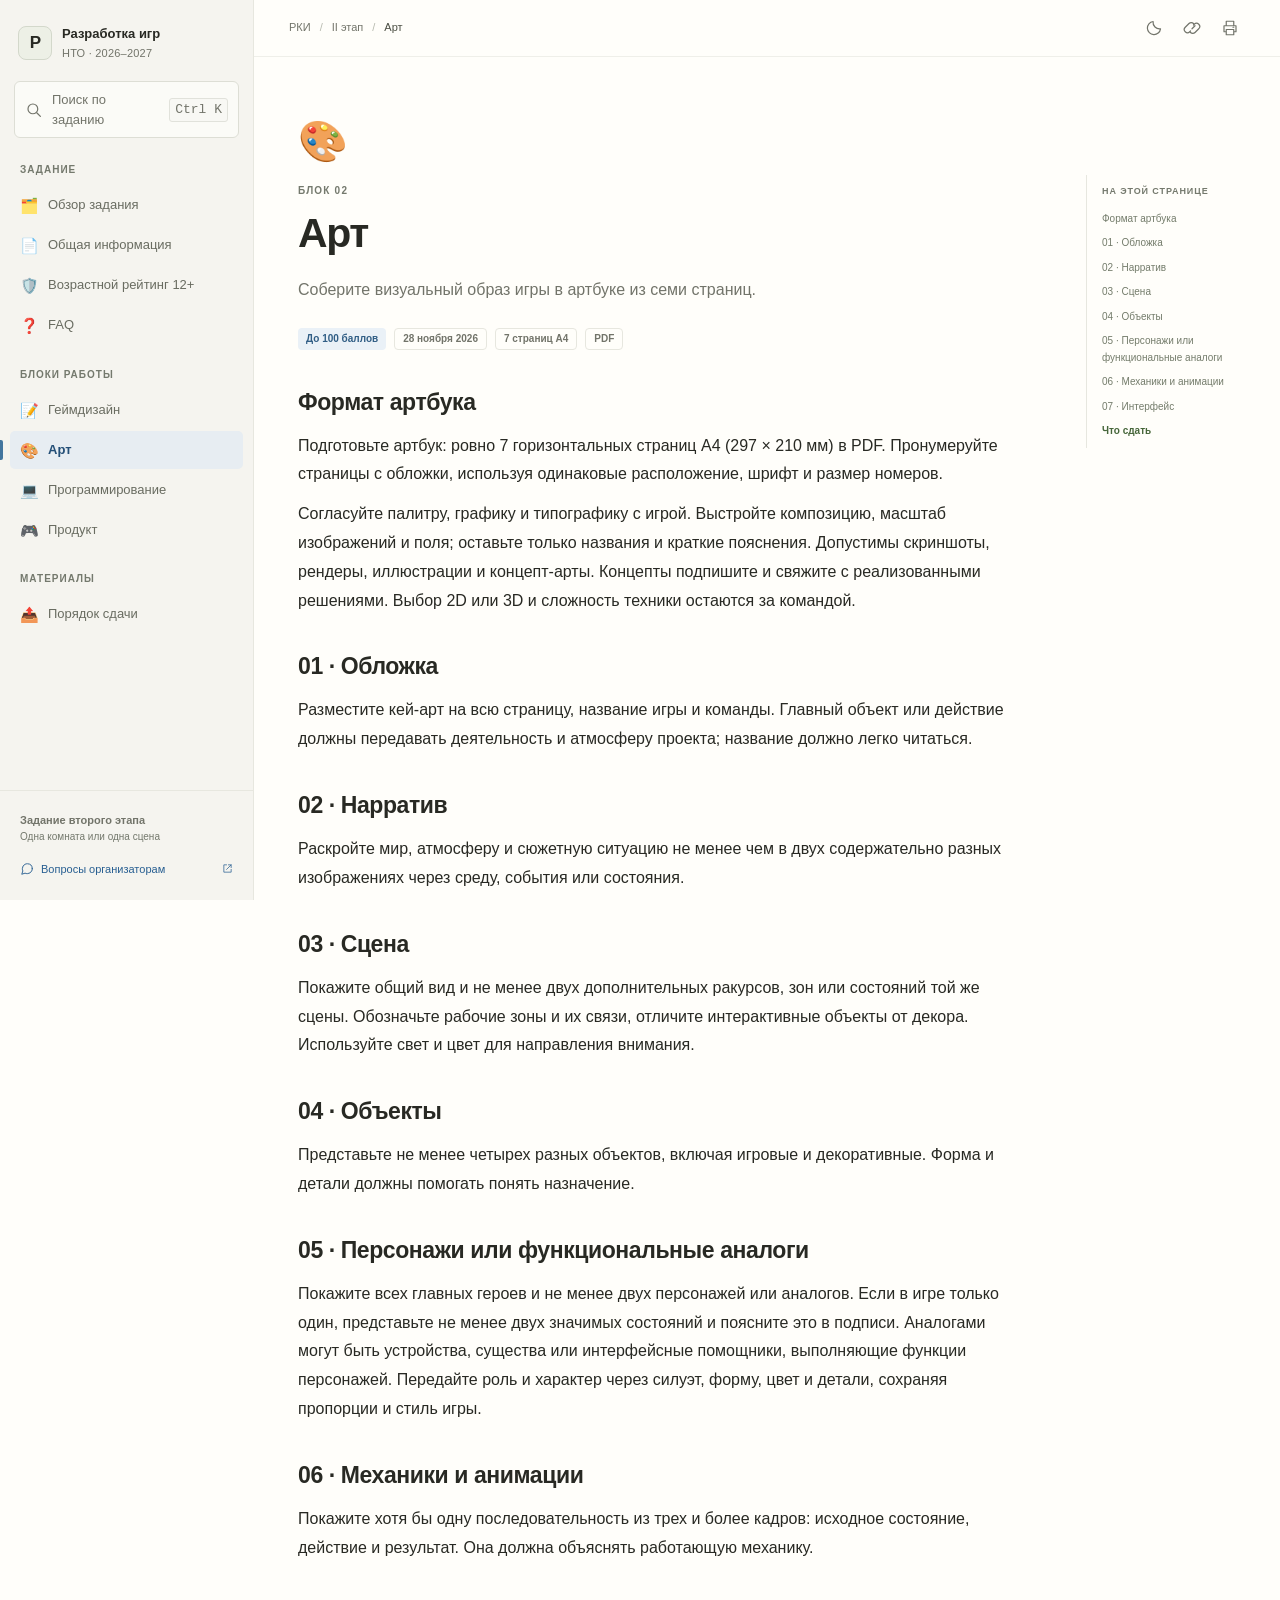
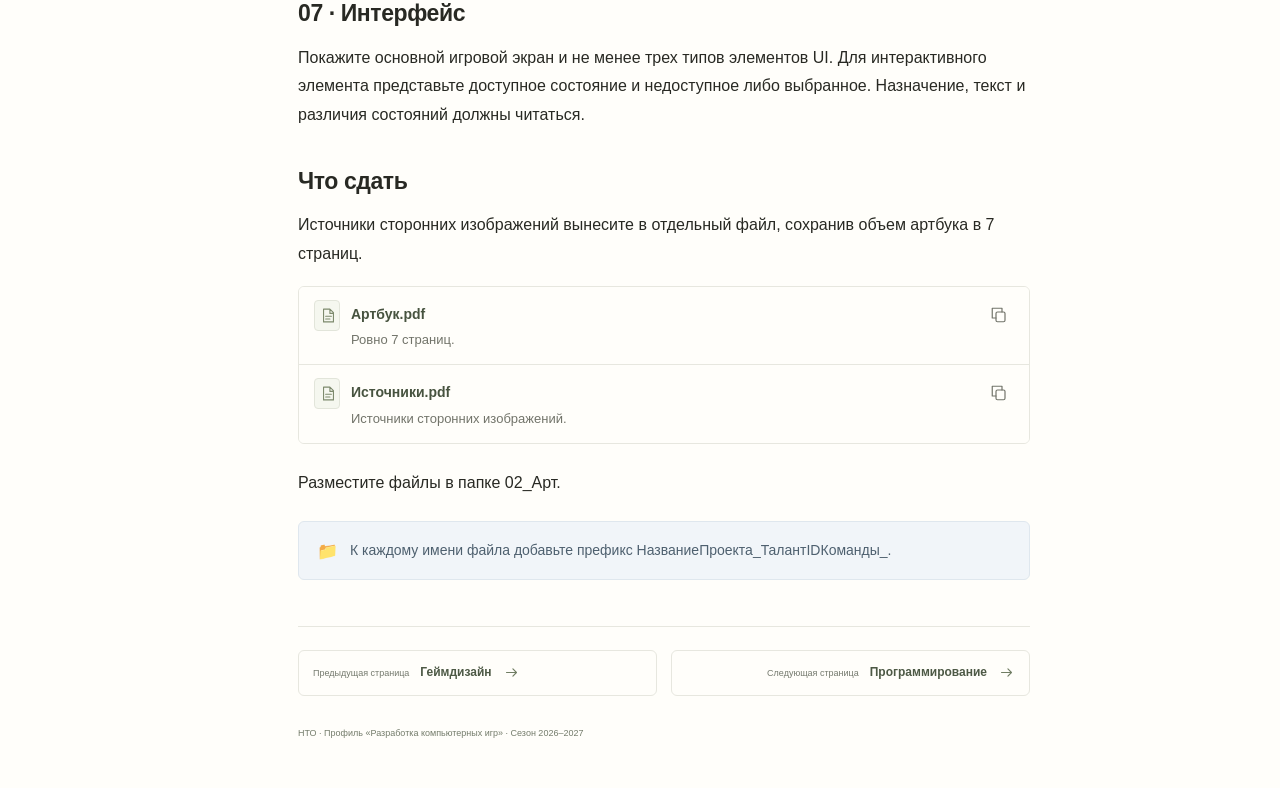
<file: art/index.html>
<!doctype html>
<html lang="ru"><head><meta charset="utf-8"><meta name="viewport" content="width=device-width, initial-scale=1"><meta name="description" content="Мир, сцена, объекты, персонажи, анимации и интерфейс демоверсии."><meta name="theme-color" content="#f5f4ef"><title>Арт · РКИ 2026–2027</title><script src="../theme.js"></script><link rel="icon" href="../favicon.svg" type="image/svg+xml"><link rel="stylesheet" href="../styles.css"><link rel="stylesheet" href="../extras.css"><link rel="stylesheet" href="../theme.css"><script src="../search-index.js" defer></script><script src="../app.js" defer></script></head>
<body data-base="../" data-page="art"><a class="skip-link" href="#main-content">Перейти к содержанию</a><div class="app">
<aside class="sidebar" id="sidebar" aria-label="Навигация по заданию"><div class="sidebar-head"><a class="brand" href="../index.html"><span class="brand-mark">Р</span><span class="brand-copy">Разработка игр<small>НТО · 2026–2027</small></span></a></div><button class="search-trigger" type="button" data-search-open><svg viewBox="0 0 24 24" fill="none" stroke="currentColor" stroke-width="1.6" stroke-linecap="round" stroke-linejoin="round" aria-hidden="true"><circle cx="10.5" cy="10.5" r="6.5"/><path d="m16 16 4.5 4.5"/></svg><span>Поиск по заданию</span><kbd>Ctrl K</kbd></button><nav><div class="nav-group"><p class="nav-label">Задание</p><a class="nav-link" href="../index.html"><span class="nav-icon" aria-hidden="true">🗂️</span><span>Обзор задания</span></a><a class="nav-link" href="../general/index.html"><span class="nav-icon" aria-hidden="true">📄</span><span>Общая информация</span></a><a class="nav-link" href="../age-rating/index.html"><span class="nav-icon" aria-hidden="true">🛡️</span><span>Возрастной рейтинг 12+</span></a><a class="nav-link" href="../faq/index.html"><span class="nav-icon" aria-hidden="true">❓</span><span>FAQ</span></a></div><div class="nav-group"><p class="nav-label">Блоки работы</p><a class="nav-link" href="../game-design/index.html"><span class="nav-icon" aria-hidden="true">📝</span><span>Геймдизайн</span></a><a aria-current="page" class="nav-link is-active" href="../art/index.html"><span class="nav-icon" aria-hidden="true">🎨</span><span>Арт</span></a><a class="nav-link" href="../programming/index.html"><span class="nav-icon" aria-hidden="true">💻</span><span>Программирование</span></a><a class="nav-link" href="../product/index.html"><span class="nav-icon" aria-hidden="true">🎮</span><span>Продукт</span></a></div><div class="nav-group"><p class="nav-label">Материалы</p><a class="nav-link" href="../submission/index.html"><span class="nav-icon" aria-hidden="true">📤</span><span>Порядок сдачи</span></a></div></nav><div class="sidebar-foot"><strong>Задание второго этапа</strong><span>Одна комната или одна сцена</span><a class="support-link" href="https://t.me/ontigamedev" target="_blank" rel="noopener noreferrer"><svg viewBox="0 0 24 24" fill="none" stroke="currentColor" stroke-width="1.6" stroke-linecap="round" stroke-linejoin="round" aria-hidden="true"><path d="M21 11.5a8.4 8.4 0 0 1-.9 3.8 8.5 8.5 0 0 1-7.6 4.7 8.4 8.4 0 0 1-3.8-.9L3 21l1.9-5.7a8.4 8.4 0 0 1-.9-3.8 8.5 8.5 0 0 1 4.7-7.6 8.4 8.4 0 0 1 3.8-.9h.5a8.5 8.5 0 0 1 8 8v.5Z"/></svg><span>Вопросы организаторам</span><svg viewBox="0 0 24 24" fill="none" stroke="currentColor" stroke-width="1.6" stroke-linecap="round" stroke-linejoin="round" aria-hidden="true"><path d="M14 4h6v6M20 4 10 14"/><path d="M10 4H4v16h16v-6"/></svg></a></div></aside>
<button class="sidebar-scrim" type="button" aria-label="Закрыть меню" hidden></button>
<main class="main" id="main-content" tabindex="-1"><header class="topbar"><button class="menu-toggle" aria-label="Открыть меню" aria-controls="sidebar" aria-expanded="false"><svg viewBox="0 0 24 24" fill="none" stroke="currentColor" stroke-width="1.6" stroke-linecap="round" stroke-linejoin="round" aria-hidden="true"><path d="M4 6h16M4 12h16M4 18h16"/></svg></button><nav class="breadcrumbs" aria-label="Хлебные крошки"><a href="../index.html">РКИ</a><span class="separator" aria-hidden="true">/</span><span>II этап</span><span class="separator" aria-hidden="true">/</span><span class="current" aria-current="page">Арт</span></nav><div class="topbar-actions"><button class="icon-button theme-toggle" type="button" data-theme-toggle aria-label="Включить тёмную тему" aria-pressed="false" title="Включить тёмную тему"><span class="theme-moon"><svg viewBox="0 0 24 24" fill="none" stroke="currentColor" stroke-width="1.6" stroke-linecap="round" stroke-linejoin="round" aria-hidden="true"><path d="M20.7 13.2A8.8 8.8 0 0 1 10.8 3.3 8.8 8.8 0 1 0 20.7 13.2Z"/></svg></span><span class="theme-sun"><svg viewBox="0 0 24 24" fill="none" stroke="currentColor" stroke-width="1.6" stroke-linecap="round" stroke-linejoin="round" aria-hidden="true"><circle cx="12" cy="12" r="4"/><path d="M12 2v2m0 16v2M2 12h2m16 0h2M5 5l1.4 1.4m11.2 11.2L19 19M5 19l1.4-1.4M17.6 6.4 19 5"/></svg></span></button><button class="icon-button" type="button" data-copy-page aria-label="Скопировать ссылку на страницу" title="Скопировать ссылку"><svg viewBox="0 0 24 24" fill="none" stroke="currentColor" stroke-width="1.6" stroke-linecap="round" stroke-linejoin="round" aria-hidden="true"><path d="m10 13 4-4M8 16l-1 1a4.2 4.2 0 0 1-6-6l5-5a4.2 4.2 0 0 1 6 0m0 2 1-1a4.2 4.2 0 0 1 6 6l-5 5a4.2 4.2 0 0 1-6 0" transform="translate(2 0)"/></svg></button><button class="icon-button" type="button" data-print aria-label="Распечатать страницу" title="Печать"><svg viewBox="0 0 24 24" fill="none" stroke="currentColor" stroke-width="1.6" stroke-linecap="round" stroke-linejoin="round" aria-hidden="true"><path d="M7 8V3h10v5M7 17H4V9h16v8h-3M7 14h10v7H7zM16 11h1"/></svg></button></div></header>
<div class="page-layout"><article class="page"><div class="page-icon" aria-hidden="true">🎨</div><p class="eyebrow">Блок 02</p><h1 class="page-title">Арт</h1><p class="page-lead">Соберите визуальный образ игры в артбуке из семи страниц.</p><div class="page-meta"><span class="badge badge-blue">До 100 баллов</span><span class="badge badge-outline">28 ноября 2026</span><span class="badge badge-outline">7 страниц A4</span><span class="badge badge-outline">PDF</span></div><div class="content"><section aria-labelledby="format"><h2 id="format">Формат артбука</h2><p>Подготовьте артбук: ровно 7 горизонтальных страниц A4 (297 × 210 мм) в PDF. Пронумеруйте страницы с обложки, используя одинаковые расположение, шрифт и размер номеров.</p><p>Согласуйте палитру, графику и типографику с игрой. Выстройте композицию, масштаб изображений и поля; оставьте только названия и краткие пояснения. Допустимы скриншоты, рендеры, иллюстрации и концепт-арты. Концепты подпишите и свяжите с реализованными решениями. Выбор 2D или 3D и сложность техники остаются за командой.</p></section><section aria-labelledby="cover"><h2 id="cover">01 · Обложка</h2><p>Разместите кей-арт на всю страницу, название игры и команды. Главный объект или действие должны передавать деятельность и атмосферу проекта; название должно легко читаться.</p></section><section aria-labelledby="narrative"><h2 id="narrative">02 · Нарратив</h2><p>Раскройте мир, атмосферу и сюжетную ситуацию не менее чем в двух содержательно разных изображениях через среду, события или состояния.</p></section><section aria-labelledby="scene"><h2 id="scene">03 · Сцена</h2><p>Покажите общий вид и не менее двух дополнительных ракурсов, зон или состояний той же сцены. Обозначьте рабочие зоны и их связи, отличите интерактивные объекты от декора. Используйте свет и цвет для направления внимания.</p></section><section aria-labelledby="objects"><h2 id="objects">04 · Объекты</h2><p>Представьте не менее четырех разных объектов, включая игровые и декоративные. Форма и детали должны помогать понять назначение.</p></section><section aria-labelledby="characters"><h2 id="characters">05 · Персонажи или функциональные аналоги</h2><p>Покажите всех главных героев и не менее двух персонажей или аналогов. Если в игре только один, представьте не менее двух значимых состояний и поясните это в подписи. Аналогами могут быть устройства, существа или интерфейсные помощники, выполняющие функции персонажей. Передайте роль и характер через силуэт, форму, цвет и детали, сохраняя пропорции и стиль игры.</p></section><section aria-labelledby="animation"><h2 id="animation">06 · Механики и анимации</h2><p>Покажите хотя бы одну последовательность из трех и более кадров: исходное состояние, действие и результат. Она должна объяснять работающую механику.</p></section><section aria-labelledby="interface"><h2 id="interface">07 · Интерфейс</h2><p>Покажите основной игровой экран и не менее трех типов элементов UI. Для интерактивного элемента представьте доступное состояние и недоступное либо выбранное. Назначение, текст и различия состояний должны читаться.</p></section><section aria-labelledby="files"><h2 id="files">Что сдать</h2><p>Источники сторонних изображений вынесите в отдельный файл, сохранив объем артбука в 7 страниц.</p><ul class="file-list"><li><span class="file-icon"><svg viewBox="0 0 24 24" fill="none" stroke="currentColor" stroke-width="1.6" stroke-linecap="round" stroke-linejoin="round" aria-hidden="true"><path d="M5 3h9l5 5v13H5zM14 3v6h5M8 13h8M8 17h6"/></svg></span><div><span class="file-name">Артбук.pdf</span><span class="file-description">Ровно 7 страниц.</span></div><button class="icon-button copy-file" type="button" data-copy="Артбук.pdf" aria-label="Копировать имя Артбук.pdf"><svg viewBox="0 0 24 24" fill="none" stroke="currentColor" stroke-width="1.6" stroke-linecap="round" stroke-linejoin="round" aria-hidden="true"><rect x="8" y="8" width="12" height="13" rx="2"/><path d="M16 8V3H3v13h5"/></svg></button></li><li><span class="file-icon"><svg viewBox="0 0 24 24" fill="none" stroke="currentColor" stroke-width="1.6" stroke-linecap="round" stroke-linejoin="round" aria-hidden="true"><path d="M5 3h9l5 5v13H5zM14 3v6h5M8 13h8M8 17h6"/></svg></span><div><span class="file-name">Источники.pdf</span><span class="file-description">Источники сторонних изображений.</span></div><button class="icon-button copy-file" type="button" data-copy="Источники.pdf" aria-label="Копировать имя Источники.pdf"><svg viewBox="0 0 24 24" fill="none" stroke="currentColor" stroke-width="1.6" stroke-linecap="round" stroke-linejoin="round" aria-hidden="true"><rect x="8" y="8" width="12" height="13" rx="2"/><path d="M16 8V3H3v13h5"/></svg></button></li></ul><p>Разместите файлы в папке 02_Арт.</p><div class="callout"><span class="callout-icon" aria-hidden="true">📁</span><div class="callout-body"><p>К каждому имени файла добавьте префикс НазваниеПроекта_ТалантIDКоманды_.</p></div></div></section></div><nav class="page-navigation" aria-label="Соседние страницы"><a class="prev" href="../game-design/index.html"><small>Предыдущая страница</small><strong>Геймдизайн</strong><span class="nav-arrow"><svg viewBox="0 0 24 24" fill="none" stroke="currentColor" stroke-width="1.6" stroke-linecap="round" stroke-linejoin="round" aria-hidden="true"><path d="M5 12h14m-5-5 5 5-5 5"/></svg></span></a><a class="next" href="../programming/index.html"><small>Следующая страница</small><strong>Программирование</strong><span class="nav-arrow"><svg viewBox="0 0 24 24" fill="none" stroke="currentColor" stroke-width="1.6" stroke-linecap="round" stroke-linejoin="round" aria-hidden="true"><path d="M5 12h14m-5-5 5 5-5 5"/></svg></span></a></nav><footer class="page-footer">НТО · Профиль «Разработка компьютерных игр» · Сезон 2026–2027</footer></article><aside class="toc" aria-label="На этой странице"><p class="toc-title">На этой странице</p><a href="#format">Формат артбука</a><a href="#cover">01 · Обложка</a><a href="#narrative">02 · Нарратив</a><a href="#scene">03 · Сцена</a><a href="#objects">04 · Объекты</a><a href="#characters">05 · Персонажи или функциональные аналоги</a><a href="#animation">06 · Механики и анимации</a><a href="#interface">07 · Интерфейс</a><a href="#files">Что сдать</a></aside></div></main></div>
<div class="search-overlay" hidden><div class="search-dialog" role="dialog" aria-modal="true" aria-label="Поиск по заданию"><div class="search-header"><svg viewBox="0 0 24 24" fill="none" stroke="currentColor" stroke-width="1.6" stroke-linecap="round" stroke-linejoin="round" aria-hidden="true"><circle cx="10.5" cy="10.5" r="6.5"/><path d="m16 16 4.5 4.5"/></svg><input class="search-input" type="search" placeholder="Поиск по страницам и разделам" aria-label="Поисковый запрос" autocomplete="off" aria-controls="search-results"><button class="search-close" type="button" aria-label="Закрыть поиск"><svg viewBox="0 0 24 24" fill="none" stroke="currentColor" stroke-width="1.6" stroke-linecap="round" stroke-linejoin="round" aria-hidden="true"><path d="m6 6 12 12M18 6 6 18"/></svg></button></div><div class="search-results" id="search-results" aria-live="polite"></div><div class="search-hint"><span>↑ ↓ выбрать · Enter открыть</span><span>Esc закрыть</span></div></div></div><div class="toast" role="status" aria-live="polite"></div>
</body></html>
</file>
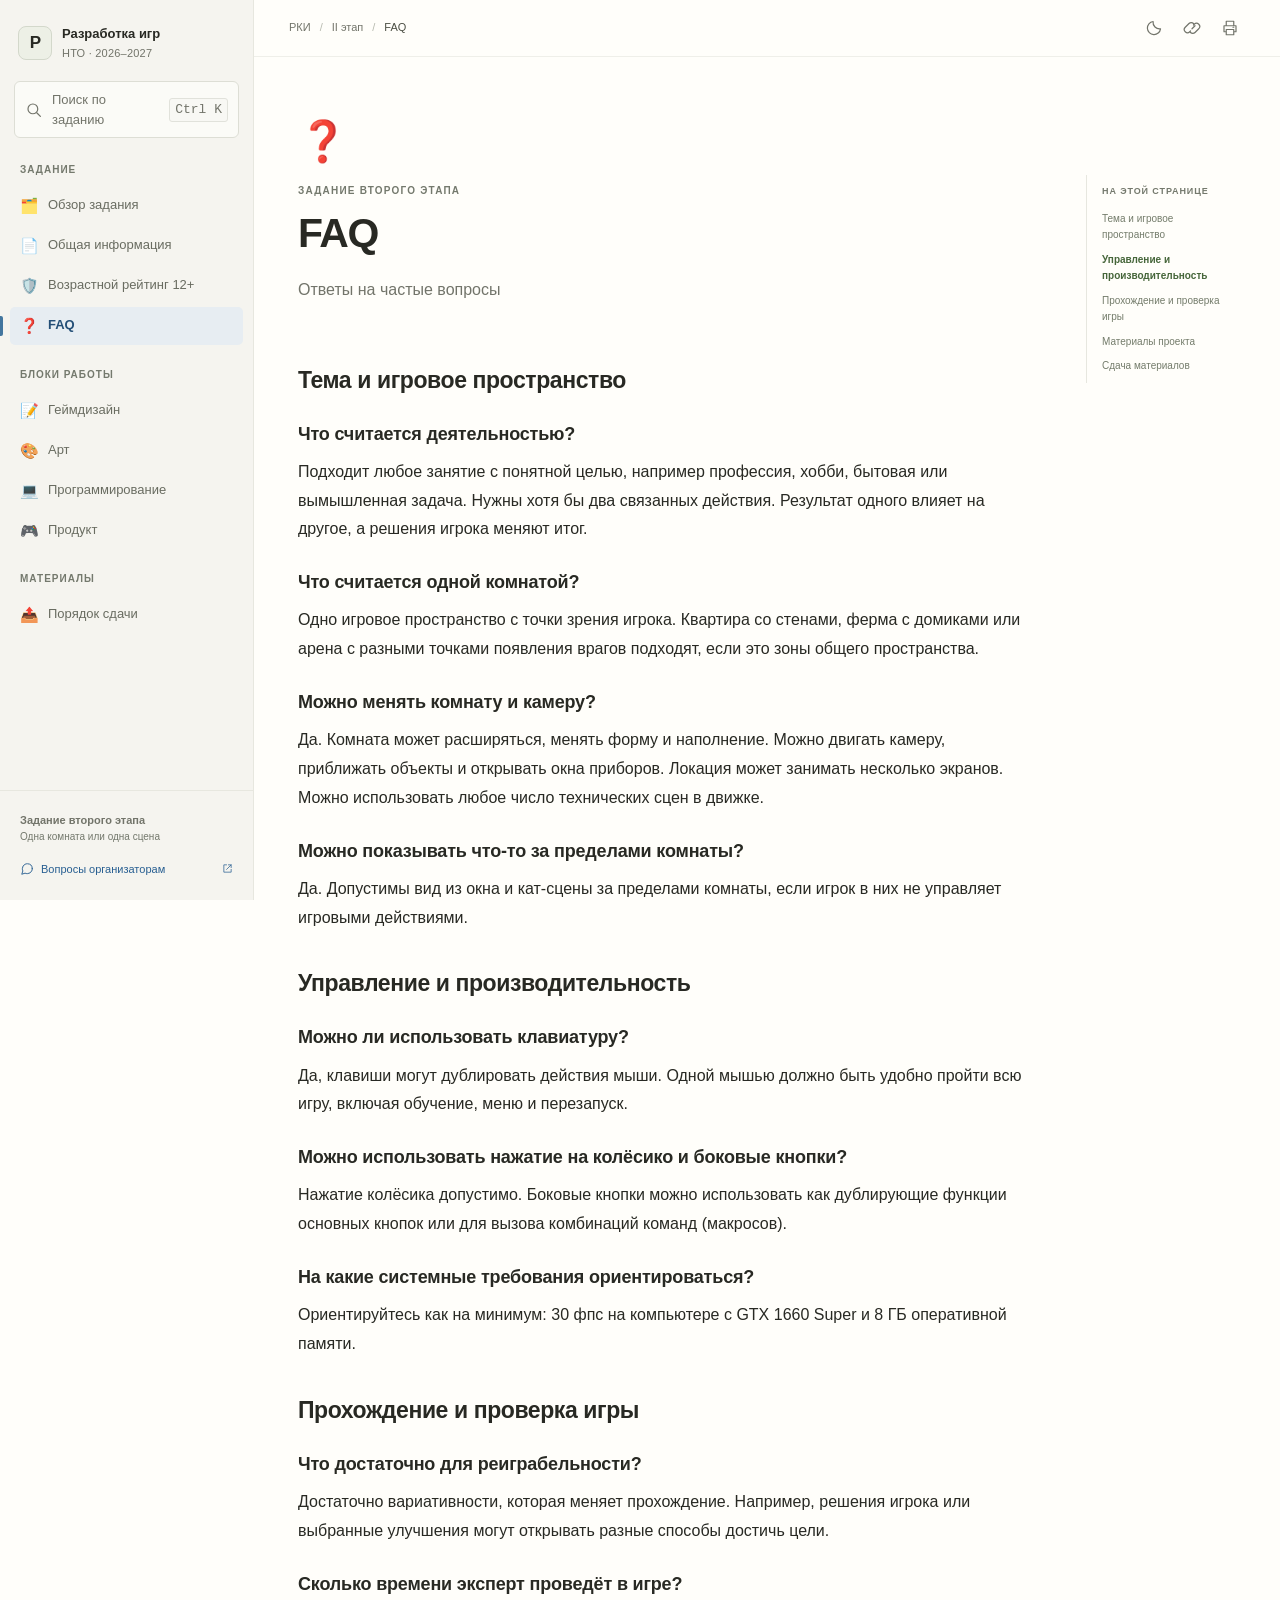
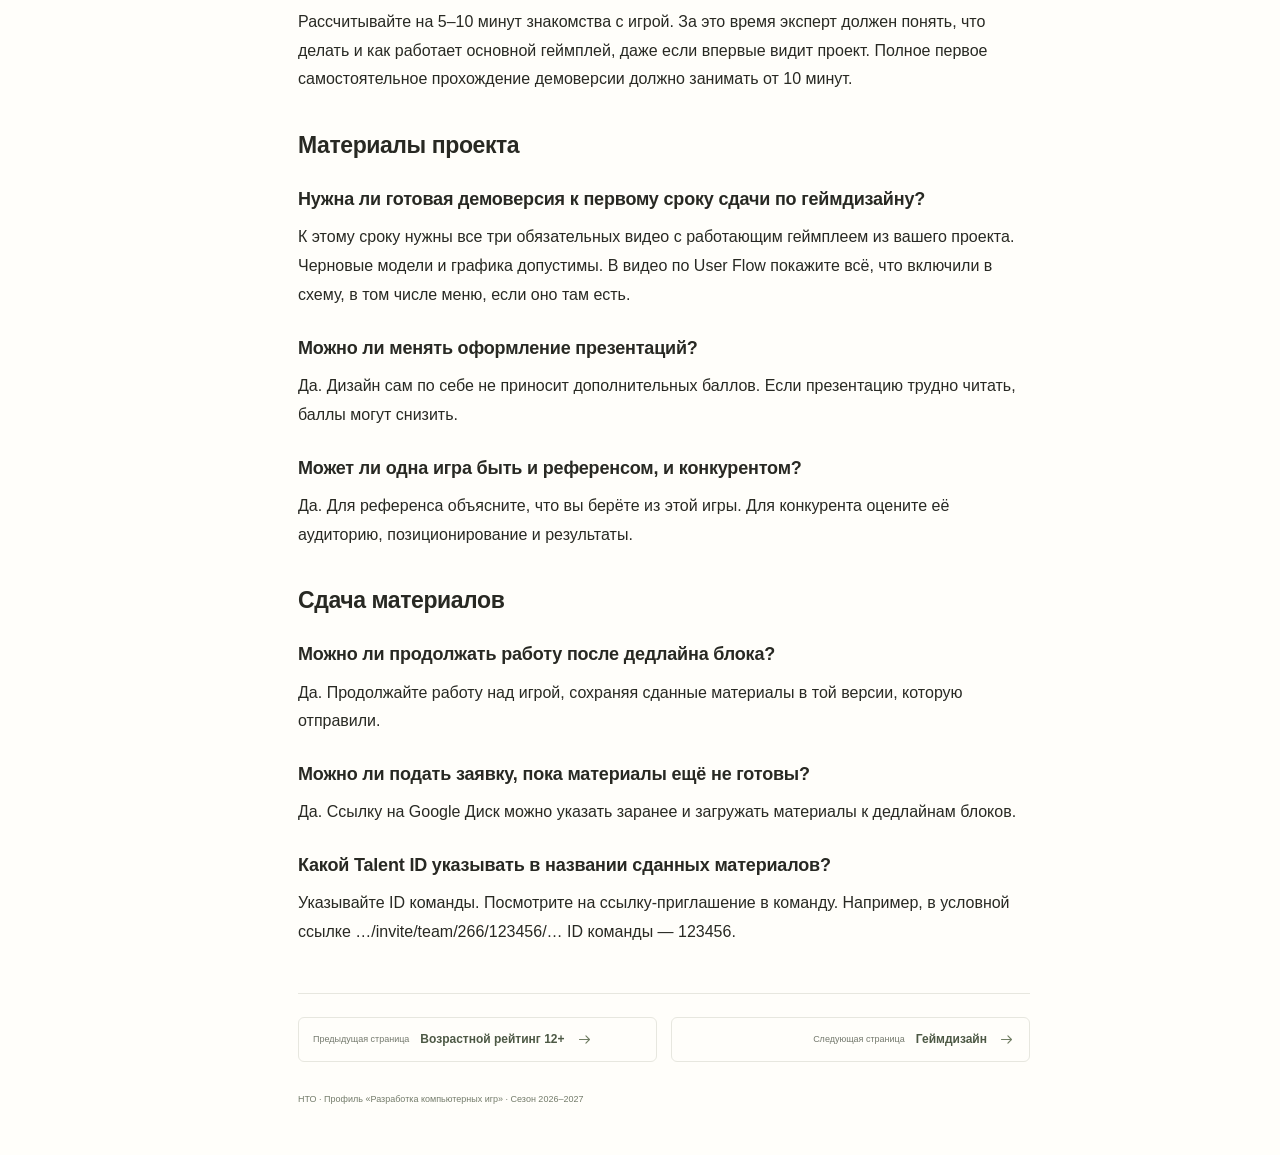
<file: faq/index.html>
<!doctype html>
<html lang="ru"><head><meta charset="utf-8"><meta name="viewport" content="width=device-width, initial-scale=1"><meta name="description" content="Частые вопросы участников второго этапа по профилю «Разработка компьютерных игр»."><meta name="theme-color" content="#f5f4ef"><title>FAQ · РКИ 2026–2027</title><script src="../theme.js"></script><link rel="icon" href="../favicon.svg" type="image/svg+xml"><link rel="stylesheet" href="../styles.css"><link rel="stylesheet" href="../extras.css"><link rel="stylesheet" href="../theme.css"><script src="../search-index.js" defer></script><script src="../app.js" defer></script></head>
<body data-base="../" data-page="faq"><a class="skip-link" href="#main-content">Перейти к содержанию</a><div class="app">
<aside class="sidebar" id="sidebar" aria-label="Навигация по заданию"><div class="sidebar-head"><a class="brand" href="../index.html"><span class="brand-mark">Р</span><span class="brand-copy">Разработка игр<small>НТО · 2026–2027</small></span></a></div><button class="search-trigger" type="button" data-search-open><svg viewBox="0 0 24 24" fill="none" stroke="currentColor" stroke-width="1.6" stroke-linecap="round" stroke-linejoin="round" aria-hidden="true"><circle cx="10.5" cy="10.5" r="6.5"/><path d="m16 16 4.5 4.5"/></svg><span>Поиск по заданию</span><kbd>Ctrl K</kbd></button><nav><div class="nav-group"><p class="nav-label">Задание</p><a class="nav-link" href="../index.html"><span class="nav-icon" aria-hidden="true">🗂️</span><span>Обзор задания</span></a><a class="nav-link" href="../general/index.html"><span class="nav-icon" aria-hidden="true">📄</span><span>Общая информация</span></a><a class="nav-link" href="../age-rating/index.html"><span class="nav-icon" aria-hidden="true">🛡️</span><span>Возрастной рейтинг 12+</span></a><a aria-current="page" class="nav-link is-active" href="../faq/index.html"><span class="nav-icon" aria-hidden="true">❓</span><span>FAQ</span></a></div><div class="nav-group"><p class="nav-label">Блоки работы</p><a class="nav-link" href="../game-design/index.html"><span class="nav-icon" aria-hidden="true">📝</span><span>Геймдизайн</span></a><a class="nav-link" href="../art/index.html"><span class="nav-icon" aria-hidden="true">🎨</span><span>Арт</span></a><a class="nav-link" href="../programming/index.html"><span class="nav-icon" aria-hidden="true">💻</span><span>Программирование</span></a><a class="nav-link" href="../product/index.html"><span class="nav-icon" aria-hidden="true">🎮</span><span>Продукт</span></a></div><div class="nav-group"><p class="nav-label">Материалы</p><a class="nav-link" href="../submission/index.html"><span class="nav-icon" aria-hidden="true">📤</span><span>Порядок сдачи</span></a></div></nav><div class="sidebar-foot"><strong>Задание второго этапа</strong><span>Одна комната или одна сцена</span><a class="support-link" href="https://t.me/ontigamedev" target="_blank" rel="noopener noreferrer"><svg viewBox="0 0 24 24" fill="none" stroke="currentColor" stroke-width="1.6" stroke-linecap="round" stroke-linejoin="round" aria-hidden="true"><path d="M21 11.5a8.4 8.4 0 0 1-.9 3.8 8.5 8.5 0 0 1-7.6 4.7 8.4 8.4 0 0 1-3.8-.9L3 21l1.9-5.7a8.4 8.4 0 0 1-.9-3.8 8.5 8.5 0 0 1 4.7-7.6 8.4 8.4 0 0 1 3.8-.9h.5a8.5 8.5 0 0 1 8 8v.5Z"/></svg><span>Вопросы организаторам</span><svg viewBox="0 0 24 24" fill="none" stroke="currentColor" stroke-width="1.6" stroke-linecap="round" stroke-linejoin="round" aria-hidden="true"><path d="M14 4h6v6M20 4 10 14"/><path d="M10 4H4v16h16v-6"/></svg></a></div></aside>
<button class="sidebar-scrim" type="button" aria-label="Закрыть меню" hidden></button>
<main class="main" id="main-content" tabindex="-1"><header class="topbar"><button class="menu-toggle" aria-label="Открыть меню" aria-controls="sidebar" aria-expanded="false"><svg viewBox="0 0 24 24" fill="none" stroke="currentColor" stroke-width="1.6" stroke-linecap="round" stroke-linejoin="round" aria-hidden="true"><path d="M4 6h16M4 12h16M4 18h16"/></svg></button><nav class="breadcrumbs" aria-label="Хлебные крошки"><a href="../index.html">РКИ</a><span class="separator" aria-hidden="true">/</span><span>II этап</span><span class="separator" aria-hidden="true">/</span><span class="current" aria-current="page">FAQ</span></nav><div class="topbar-actions"><button class="icon-button theme-toggle" type="button" data-theme-toggle aria-label="Включить тёмную тему" aria-pressed="false" title="Включить тёмную тему"><span class="theme-moon"><svg viewBox="0 0 24 24" fill="none" stroke="currentColor" stroke-width="1.6" stroke-linecap="round" stroke-linejoin="round" aria-hidden="true"><path d="M20.7 13.2A8.8 8.8 0 0 1 10.8 3.3 8.8 8.8 0 1 0 20.7 13.2Z"/></svg></span><span class="theme-sun"><svg viewBox="0 0 24 24" fill="none" stroke="currentColor" stroke-width="1.6" stroke-linecap="round" stroke-linejoin="round" aria-hidden="true"><circle cx="12" cy="12" r="4"/><path d="M12 2v2m0 16v2M2 12h2m16 0h2M5 5l1.4 1.4m11.2 11.2L19 19M5 19l1.4-1.4M17.6 6.4 19 5"/></svg></span></button><button class="icon-button" type="button" data-copy-page aria-label="Скопировать ссылку на страницу" title="Скопировать ссылку"><svg viewBox="0 0 24 24" fill="none" stroke="currentColor" stroke-width="1.6" stroke-linecap="round" stroke-linejoin="round" aria-hidden="true"><path d="m10 13 4-4M8 16l-1 1a4.2 4.2 0 0 1-6-6l5-5a4.2 4.2 0 0 1 6 0m0 2 1-1a4.2 4.2 0 0 1 6 6l-5 5a4.2 4.2 0 0 1-6 0" transform="translate(2 0)"/></svg></button><button class="icon-button" type="button" data-print aria-label="Распечатать страницу" title="Печать"><svg viewBox="0 0 24 24" fill="none" stroke="currentColor" stroke-width="1.6" stroke-linecap="round" stroke-linejoin="round" aria-hidden="true"><path d="M7 8V3h10v5M7 17H4V9h16v8h-3M7 14h10v7H7zM16 11h1"/></svg></button></div></header>
<div class="page-layout"><article class="page"><div class="page-icon" aria-hidden="true">❓</div><p class="eyebrow">Задание второго этапа</p><h1 class="page-title">FAQ</h1><p class="page-lead">Ответы на частые вопросы</p><div class="page-meta"></div><div class="content"><section aria-labelledby="theme-and-space"><h2 id="theme-and-space">Тема и игровое пространство</h2><h3>Что считается деятельностью?</h3><p>Подходит любое занятие с понятной целью, например профессия, хобби, бытовая или вымышленная задача. Нужны хотя бы два связанных действия. Результат одного влияет на другое, а решения игрока меняют итог.</p><h3>Что считается одной комнатой?</h3><p>Одно игровое пространство с точки зрения игрока. Квартира со стенами, ферма с домиками или арена с разными точками появления врагов подходят, если это зоны общего пространства.</p><h3>Можно менять комнату и камеру?</h3><p>Да. Комната может расширяться, менять форму и наполнение. Можно двигать камеру, приближать объекты и открывать окна приборов. Локация может занимать несколько экранов. Можно использовать любое число технических сцен в движке.</p><h3>Можно показывать что-то за пределами комнаты?</h3><p>Да. Допустимы вид из окна и кат-сцены за пределами комнаты, если игрок в них не управляет игровыми действиями.</p></section><section aria-labelledby="controls-and-performance"><h2 id="controls-and-performance">Управление и производительность</h2><h3>Можно ли использовать клавиатуру?</h3><p>Да, клавиши могут дублировать действия мыши. Одной мышью должно быть удобно пройти всю игру, включая обучение, меню и перезапуск.</p><h3>Можно использовать нажатие на колёсико и боковые кнопки?</h3><p>Нажатие колёсика допустимо. Боковые кнопки можно использовать как дублирующие функции основных кнопок или для вызова комбинаций команд (макросов).</p><h3>На какие системные требования ориентироваться?</h3><p>Ориентируйтесь как на минимум: 30 фпс на компьютере с GTX 1660 Super и 8 ГБ оперативной памяти.</p></section><section aria-labelledby="playthrough"><h2 id="playthrough">Прохождение и проверка игры</h2><h3>Что достаточно для реиграбельности?</h3><p>Достаточно вариативности, которая меняет прохождение. Например, решения игрока или выбранные улучшения могут открывать разные способы достичь цели.</p><h3>Сколько времени эксперт проведёт в игре?</h3><p>Рассчитывайте на 5–10 минут знакомства с игрой. За это время эксперт должен понять, что делать и как работает основной геймплей, даже если впервые видит проект. Полное первое самостоятельное прохождение демоверсии должно занимать от 10 минут.</p></section><section aria-labelledby="materials"><h2 id="materials">Материалы проекта</h2><h3>Нужна ли готовая демоверсия к первому сроку сдачи по геймдизайну?</h3><p>К этому сроку нужны все три обязательных видео с работающим геймплеем из вашего проекта. Черновые модели и графика допустимы. В видео по User Flow покажите всё, что включили в схему, в том числе меню, если оно там есть.</p><h3>Можно ли менять оформление презентаций?</h3><p>Да. Дизайн сам по себе не приносит дополнительных баллов. Если презентацию трудно читать, баллы могут снизить.</p><h3>Может ли одна игра быть и референсом, и конкурентом?</h3><p>Да. Для референса объясните, что вы берёте из этой игры. Для конкурента оцените её аудиторию, позиционирование и результаты.</p></section><section aria-labelledby="submission"><h2 id="submission">Сдача материалов</h2><h3>Можно ли продолжать работу после дедлайна блока?</h3><p>Да. Продолжайте работу над игрой, сохраняя сданные материалы в той версии, которую отправили.</p><h3>Можно ли подать заявку, пока материалы ещё не готовы?</h3><p>Да. Ссылку на Google Диск можно указать заранее и загружать материалы к дедлайнам блоков.</p><h3>Какой Talent ID указывать в названии сданных материалов?</h3><p>Указывайте ID команды. Посмотрите на ссылку-приглашение в команду. Например, в условной ссылке …/invite/team/266/123456/… ID команды — 123456.</p></section></div><nav class="page-navigation" aria-label="Соседние страницы"><a class="prev" href="../age-rating/index.html"><small>Предыдущая страница</small><strong>Возрастной рейтинг 12+</strong><span class="nav-arrow"><svg viewBox="0 0 24 24" fill="none" stroke="currentColor" stroke-width="1.6" stroke-linecap="round" stroke-linejoin="round" aria-hidden="true"><path d="M5 12h14m-5-5 5 5-5 5"/></svg></span></a><a class="next" href="../game-design/index.html"><small>Следующая страница</small><strong>Геймдизайн</strong><span class="nav-arrow"><svg viewBox="0 0 24 24" fill="none" stroke="currentColor" stroke-width="1.6" stroke-linecap="round" stroke-linejoin="round" aria-hidden="true"><path d="M5 12h14m-5-5 5 5-5 5"/></svg></span></a></nav><footer class="page-footer">НТО · Профиль «Разработка компьютерных игр» · Сезон 2026–2027</footer></article><aside class="toc" aria-label="На этой странице"><p class="toc-title">На этой странице</p><a href="#theme-and-space">Тема и игровое пространство</a><a href="#controls-and-performance">Управление и производительность</a><a href="#playthrough">Прохождение и проверка игры</a><a href="#materials">Материалы проекта</a><a href="#submission">Сдача материалов</a></aside></div></main></div>
<div class="search-overlay" hidden><div class="search-dialog" role="dialog" aria-modal="true" aria-label="Поиск по заданию"><div class="search-header"><svg viewBox="0 0 24 24" fill="none" stroke="currentColor" stroke-width="1.6" stroke-linecap="round" stroke-linejoin="round" aria-hidden="true"><circle cx="10.5" cy="10.5" r="6.5"/><path d="m16 16 4.5 4.5"/></svg><input class="search-input" type="search" placeholder="Поиск по страницам и разделам" aria-label="Поисковый запрос" autocomplete="off" aria-controls="search-results"><button class="search-close" type="button" aria-label="Закрыть поиск"><svg viewBox="0 0 24 24" fill="none" stroke="currentColor" stroke-width="1.6" stroke-linecap="round" stroke-linejoin="round" aria-hidden="true"><path d="m6 6 12 12M18 6 6 18"/></svg></button></div><div class="search-results" id="search-results" aria-live="polite"></div><div class="search-hint"><span>↑ ↓ выбрать · Enter открыть</span><span>Esc закрыть</span></div></div></div><div class="toast" role="status" aria-live="polite"></div>
</body></html>
</file>
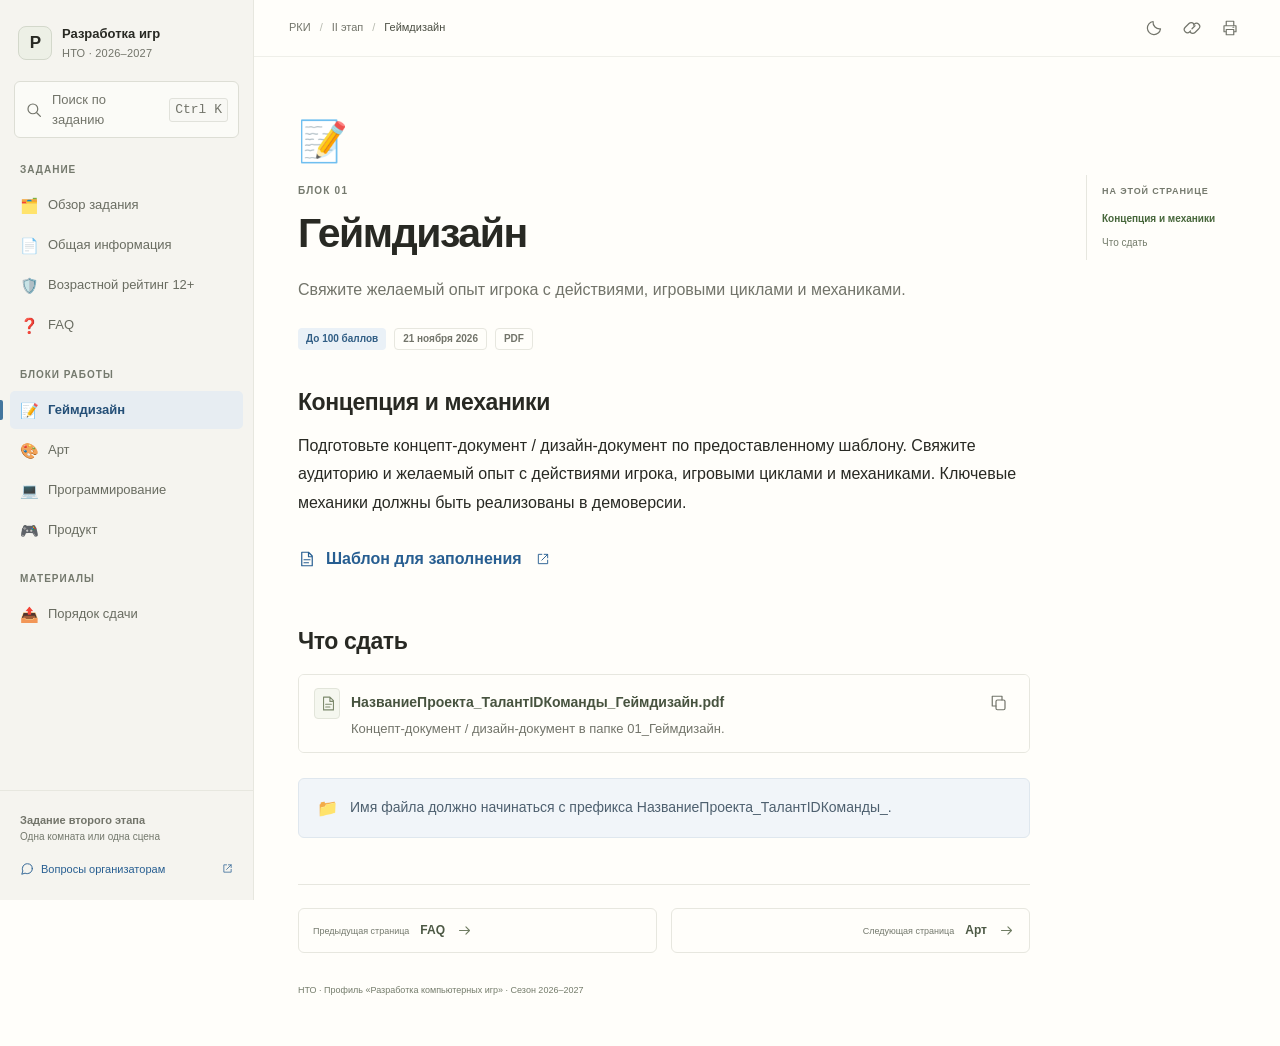
<file: game-design/index.html>
<!doctype html>
<html lang="ru"><head><meta charset="utf-8"><meta name="viewport" content="width=device-width, initial-scale=1"><meta name="description" content="Концепт-документ / дизайн-документ по предоставленному шаблону."><meta name="theme-color" content="#f5f4ef"><title>Геймдизайн · РКИ 2026–2027</title><script src="../theme.js"></script><link rel="icon" href="../favicon.svg" type="image/svg+xml"><link rel="stylesheet" href="../styles.css"><link rel="stylesheet" href="../extras.css"><link rel="stylesheet" href="../theme.css"><script src="../search-index.js" defer></script><script src="../app.js" defer></script></head>
<body data-base="../" data-page="game-design"><a class="skip-link" href="#main-content">Перейти к содержанию</a><div class="app">
<aside class="sidebar" id="sidebar" aria-label="Навигация по заданию"><div class="sidebar-head"><a class="brand" href="../index.html"><span class="brand-mark">Р</span><span class="brand-copy">Разработка игр<small>НТО · 2026–2027</small></span></a></div><button class="search-trigger" type="button" data-search-open><svg viewBox="0 0 24 24" fill="none" stroke="currentColor" stroke-width="1.6" stroke-linecap="round" stroke-linejoin="round" aria-hidden="true"><circle cx="10.5" cy="10.5" r="6.5"/><path d="m16 16 4.5 4.5"/></svg><span>Поиск по заданию</span><kbd>Ctrl K</kbd></button><nav><div class="nav-group"><p class="nav-label">Задание</p><a class="nav-link" href="../index.html"><span class="nav-icon" aria-hidden="true">🗂️</span><span>Обзор задания</span></a><a class="nav-link" href="../general/index.html"><span class="nav-icon" aria-hidden="true">📄</span><span>Общая информация</span></a><a class="nav-link" href="../age-rating/index.html"><span class="nav-icon" aria-hidden="true">🛡️</span><span>Возрастной рейтинг 12+</span></a><a class="nav-link" href="../faq/index.html"><span class="nav-icon" aria-hidden="true">❓</span><span>FAQ</span></a></div><div class="nav-group"><p class="nav-label">Блоки работы</p><a aria-current="page" class="nav-link is-active" href="../game-design/index.html"><span class="nav-icon" aria-hidden="true">📝</span><span>Геймдизайн</span></a><a class="nav-link" href="../art/index.html"><span class="nav-icon" aria-hidden="true">🎨</span><span>Арт</span></a><a class="nav-link" href="../programming/index.html"><span class="nav-icon" aria-hidden="true">💻</span><span>Программирование</span></a><a class="nav-link" href="../product/index.html"><span class="nav-icon" aria-hidden="true">🎮</span><span>Продукт</span></a></div><div class="nav-group"><p class="nav-label">Материалы</p><a class="nav-link" href="../submission/index.html"><span class="nav-icon" aria-hidden="true">📤</span><span>Порядок сдачи</span></a></div></nav><div class="sidebar-foot"><strong>Задание второго этапа</strong><span>Одна комната или одна сцена</span><a class="support-link" href="https://t.me/ontigamedev" target="_blank" rel="noopener noreferrer"><svg viewBox="0 0 24 24" fill="none" stroke="currentColor" stroke-width="1.6" stroke-linecap="round" stroke-linejoin="round" aria-hidden="true"><path d="M21 11.5a8.4 8.4 0 0 1-.9 3.8 8.5 8.5 0 0 1-7.6 4.7 8.4 8.4 0 0 1-3.8-.9L3 21l1.9-5.7a8.4 8.4 0 0 1-.9-3.8 8.5 8.5 0 0 1 4.7-7.6 8.4 8.4 0 0 1 3.8-.9h.5a8.5 8.5 0 0 1 8 8v.5Z"/></svg><span>Вопросы организаторам</span><svg viewBox="0 0 24 24" fill="none" stroke="currentColor" stroke-width="1.6" stroke-linecap="round" stroke-linejoin="round" aria-hidden="true"><path d="M14 4h6v6M20 4 10 14"/><path d="M10 4H4v16h16v-6"/></svg></a></div></aside>
<button class="sidebar-scrim" type="button" aria-label="Закрыть меню" hidden></button>
<main class="main" id="main-content" tabindex="-1"><header class="topbar"><button class="menu-toggle" aria-label="Открыть меню" aria-controls="sidebar" aria-expanded="false"><svg viewBox="0 0 24 24" fill="none" stroke="currentColor" stroke-width="1.6" stroke-linecap="round" stroke-linejoin="round" aria-hidden="true"><path d="M4 6h16M4 12h16M4 18h16"/></svg></button><nav class="breadcrumbs" aria-label="Хлебные крошки"><a href="../index.html">РКИ</a><span class="separator" aria-hidden="true">/</span><span>II этап</span><span class="separator" aria-hidden="true">/</span><span class="current" aria-current="page">Геймдизайн</span></nav><div class="topbar-actions"><button class="icon-button theme-toggle" type="button" data-theme-toggle aria-label="Включить тёмную тему" aria-pressed="false" title="Включить тёмную тему"><span class="theme-moon"><svg viewBox="0 0 24 24" fill="none" stroke="currentColor" stroke-width="1.6" stroke-linecap="round" stroke-linejoin="round" aria-hidden="true"><path d="M20.7 13.2A8.8 8.8 0 0 1 10.8 3.3 8.8 8.8 0 1 0 20.7 13.2Z"/></svg></span><span class="theme-sun"><svg viewBox="0 0 24 24" fill="none" stroke="currentColor" stroke-width="1.6" stroke-linecap="round" stroke-linejoin="round" aria-hidden="true"><circle cx="12" cy="12" r="4"/><path d="M12 2v2m0 16v2M2 12h2m16 0h2M5 5l1.4 1.4m11.2 11.2L19 19M5 19l1.4-1.4M17.6 6.4 19 5"/></svg></span></button><button class="icon-button" type="button" data-copy-page aria-label="Скопировать ссылку на страницу" title="Скопировать ссылку"><svg viewBox="0 0 24 24" fill="none" stroke="currentColor" stroke-width="1.6" stroke-linecap="round" stroke-linejoin="round" aria-hidden="true"><path d="m10 13 4-4M8 16l-1 1a4.2 4.2 0 0 1-6-6l5-5a4.2 4.2 0 0 1 6 0m0 2 1-1a4.2 4.2 0 0 1 6 6l-5 5a4.2 4.2 0 0 1-6 0" transform="translate(2 0)"/></svg></button><button class="icon-button" type="button" data-print aria-label="Распечатать страницу" title="Печать"><svg viewBox="0 0 24 24" fill="none" stroke="currentColor" stroke-width="1.6" stroke-linecap="round" stroke-linejoin="round" aria-hidden="true"><path d="M7 8V3h10v5M7 17H4V9h16v8h-3M7 14h10v7H7zM16 11h1"/></svg></button></div></header>
<div class="page-layout"><article class="page"><div class="page-icon" aria-hidden="true">📝</div><p class="eyebrow">Блок 01</p><h1 class="page-title">Геймдизайн</h1><p class="page-lead">Свяжите желаемый опыт игрока с действиями, игровыми циклами и механиками.</p><div class="page-meta"><span class="badge badge-blue">До 100 баллов</span><span class="badge badge-outline">21 ноября 2026</span><span class="badge badge-outline">PDF</span></div><div class="content"><section aria-labelledby="document"><h2 id="document">Концепция и механики</h2><p>Подготовьте концепт-документ / дизайн-документ по предоставленному шаблону. Свяжите аудиторию и желаемый опыт с действиями игрока, игровыми циклами и механиками. Ключевые механики должны быть реализованы в демоверсии.</p><a class="resource-link" href="https://docs.google.com/presentation/d/1YoAvwtUtGQmLr6eMLuZH1COSdrqd-5_TBTQxoJadpnA/edit?usp=sharing" target="_blank" rel="noopener noreferrer"><svg viewBox="0 0 24 24" fill="none" stroke="currentColor" stroke-width="1.6" stroke-linecap="round" stroke-linejoin="round" aria-hidden="true"><path d="M5 3h9l5 5v13H5zM14 3v6h5M8 13h8M8 17h6"/></svg><span>Шаблон для заполнения</span><svg viewBox="0 0 24 24" fill="none" stroke="currentColor" stroke-width="1.6" stroke-linecap="round" stroke-linejoin="round" aria-hidden="true"><path d="M14 4h6v6M20 4 10 14"/><path d="M10 4H4v16h16v-6"/></svg></a></section><section aria-labelledby="files"><h2 id="files">Что сдать</h2><ul class="file-list"><li><span class="file-icon"><svg viewBox="0 0 24 24" fill="none" stroke="currentColor" stroke-width="1.6" stroke-linecap="round" stroke-linejoin="round" aria-hidden="true"><path d="M5 3h9l5 5v13H5zM14 3v6h5M8 13h8M8 17h6"/></svg></span><div><span class="file-name">НазваниеПроекта_ТалантIDКоманды_Геймдизайн.pdf</span><span class="file-description">Концепт-документ / дизайн-документ в папке 01_Геймдизайн.</span></div><button class="icon-button copy-file" type="button" data-copy="НазваниеПроекта_ТалантIDКоманды_Геймдизайн.pdf" aria-label="Копировать имя НазваниеПроекта_ТалантIDКоманды_Геймдизайн.pdf"><svg viewBox="0 0 24 24" fill="none" stroke="currentColor" stroke-width="1.6" stroke-linecap="round" stroke-linejoin="round" aria-hidden="true"><rect x="8" y="8" width="12" height="13" rx="2"/><path d="M16 8V3H3v13h5"/></svg></button></li></ul><div class="callout"><span class="callout-icon" aria-hidden="true">📁</span><div class="callout-body"><p>Имя файла должно начинаться с префикса НазваниеПроекта_ТалантIDКоманды_.</p></div></div></section></div><nav class="page-navigation" aria-label="Соседние страницы"><a class="prev" href="../faq/index.html"><small>Предыдущая страница</small><strong>FAQ</strong><span class="nav-arrow"><svg viewBox="0 0 24 24" fill="none" stroke="currentColor" stroke-width="1.6" stroke-linecap="round" stroke-linejoin="round" aria-hidden="true"><path d="M5 12h14m-5-5 5 5-5 5"/></svg></span></a><a class="next" href="../art/index.html"><small>Следующая страница</small><strong>Арт</strong><span class="nav-arrow"><svg viewBox="0 0 24 24" fill="none" stroke="currentColor" stroke-width="1.6" stroke-linecap="round" stroke-linejoin="round" aria-hidden="true"><path d="M5 12h14m-5-5 5 5-5 5"/></svg></span></a></nav><footer class="page-footer">НТО · Профиль «Разработка компьютерных игр» · Сезон 2026–2027</footer></article><aside class="toc" aria-label="На этой странице"><p class="toc-title">На этой странице</p><a href="#document">Концепция и механики</a><a href="#files">Что сдать</a></aside></div></main></div>
<div class="search-overlay" hidden><div class="search-dialog" role="dialog" aria-modal="true" aria-label="Поиск по заданию"><div class="search-header"><svg viewBox="0 0 24 24" fill="none" stroke="currentColor" stroke-width="1.6" stroke-linecap="round" stroke-linejoin="round" aria-hidden="true"><circle cx="10.5" cy="10.5" r="6.5"/><path d="m16 16 4.5 4.5"/></svg><input class="search-input" type="search" placeholder="Поиск по страницам и разделам" aria-label="Поисковый запрос" autocomplete="off" aria-controls="search-results"><button class="search-close" type="button" aria-label="Закрыть поиск"><svg viewBox="0 0 24 24" fill="none" stroke="currentColor" stroke-width="1.6" stroke-linecap="round" stroke-linejoin="round" aria-hidden="true"><path d="m6 6 12 12M18 6 6 18"/></svg></button></div><div class="search-results" id="search-results" aria-live="polite"></div><div class="search-hint"><span>↑ ↓ выбрать · Enter открыть</span><span>Esc закрыть</span></div></div></div><div class="toast" role="status" aria-live="polite"></div>
</body></html>
</file>
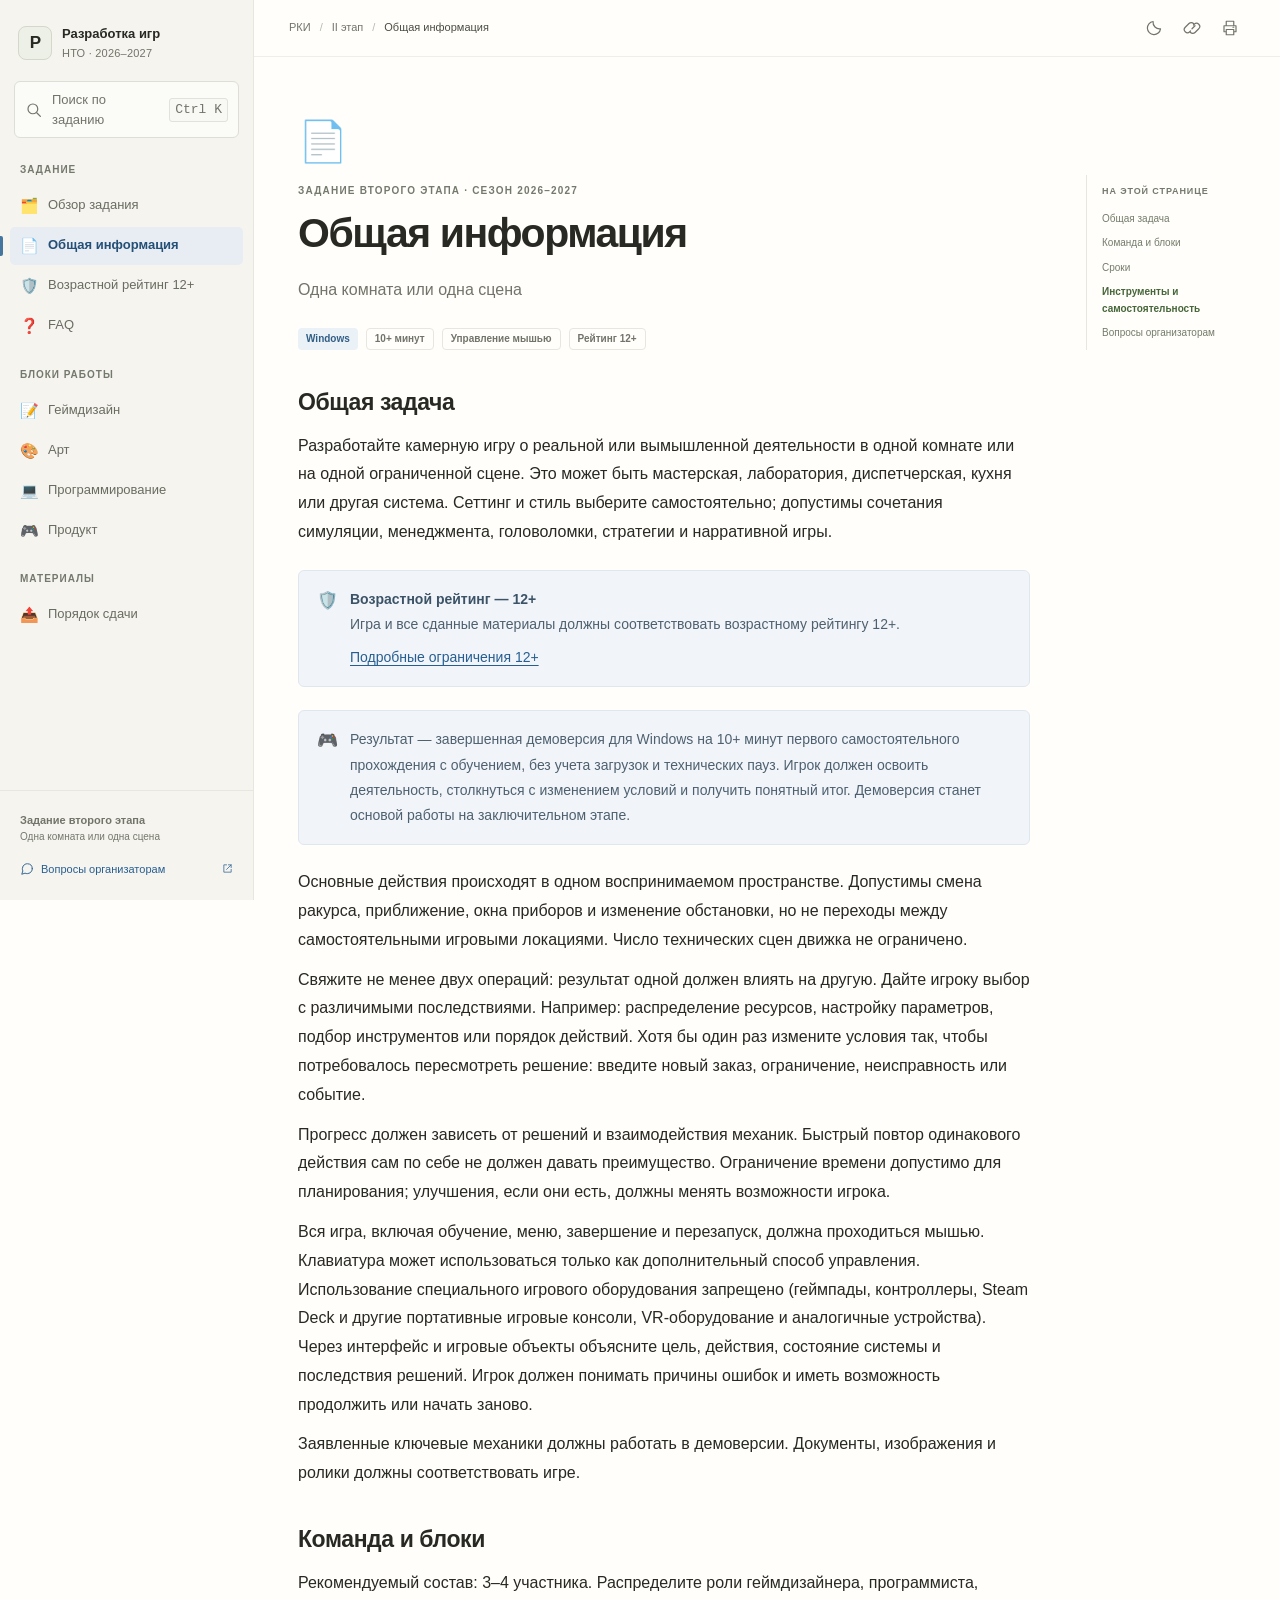
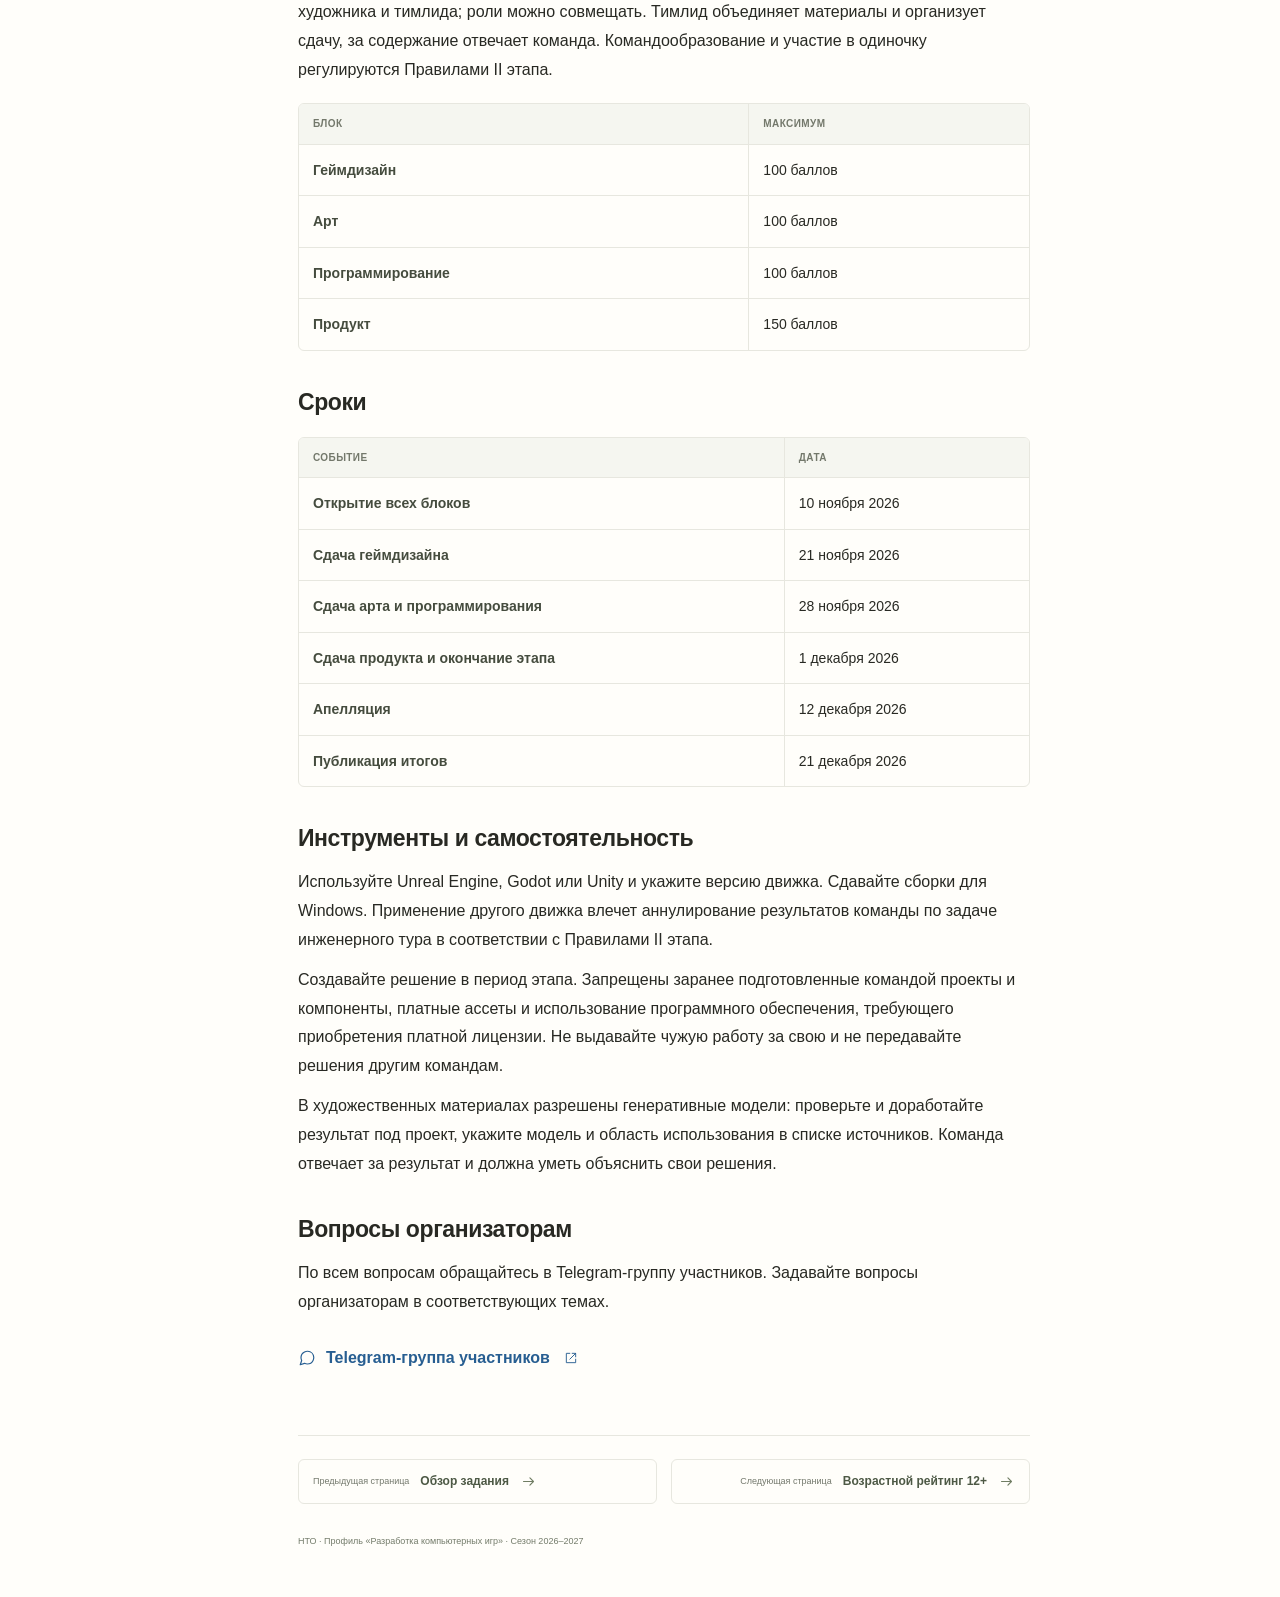
<file: general/index.html>
<!doctype html>
<html lang="ru"><head><meta charset="utf-8"><meta name="viewport" content="width=device-width, initial-scale=1"><meta name="description" content="Национальная технологическая олимпиада · Профиль «Разработка компьютерных игр»"><meta name="theme-color" content="#f5f4ef"><title>Общая информация · РКИ 2026–2027</title><script src="../theme.js"></script><link rel="icon" href="../favicon.svg" type="image/svg+xml"><link rel="stylesheet" href="../styles.css"><link rel="stylesheet" href="../extras.css"><link rel="stylesheet" href="../theme.css"><script src="../search-index.js" defer></script><script src="../app.js" defer></script></head>
<body data-base="../" data-page="general"><a class="skip-link" href="#main-content">Перейти к содержанию</a><div class="app">
<aside class="sidebar" id="sidebar" aria-label="Навигация по заданию"><div class="sidebar-head"><a class="brand" href="../index.html"><span class="brand-mark">Р</span><span class="brand-copy">Разработка игр<small>НТО · 2026–2027</small></span></a></div><button class="search-trigger" type="button" data-search-open><svg viewBox="0 0 24 24" fill="none" stroke="currentColor" stroke-width="1.6" stroke-linecap="round" stroke-linejoin="round" aria-hidden="true"><circle cx="10.5" cy="10.5" r="6.5"/><path d="m16 16 4.5 4.5"/></svg><span>Поиск по заданию</span><kbd>Ctrl K</kbd></button><nav><div class="nav-group"><p class="nav-label">Задание</p><a class="nav-link" href="../index.html"><span class="nav-icon" aria-hidden="true">🗂️</span><span>Обзор задания</span></a><a aria-current="page" class="nav-link is-active" href="../general/index.html"><span class="nav-icon" aria-hidden="true">📄</span><span>Общая информация</span></a><a class="nav-link" href="../age-rating/index.html"><span class="nav-icon" aria-hidden="true">🛡️</span><span>Возрастной рейтинг 12+</span></a><a class="nav-link" href="../faq/index.html"><span class="nav-icon" aria-hidden="true">❓</span><span>FAQ</span></a></div><div class="nav-group"><p class="nav-label">Блоки работы</p><a class="nav-link" href="../game-design/index.html"><span class="nav-icon" aria-hidden="true">📝</span><span>Геймдизайн</span></a><a class="nav-link" href="../art/index.html"><span class="nav-icon" aria-hidden="true">🎨</span><span>Арт</span></a><a class="nav-link" href="../programming/index.html"><span class="nav-icon" aria-hidden="true">💻</span><span>Программирование</span></a><a class="nav-link" href="../product/index.html"><span class="nav-icon" aria-hidden="true">🎮</span><span>Продукт</span></a></div><div class="nav-group"><p class="nav-label">Материалы</p><a class="nav-link" href="../submission/index.html"><span class="nav-icon" aria-hidden="true">📤</span><span>Порядок сдачи</span></a></div></nav><div class="sidebar-foot"><strong>Задание второго этапа</strong><span>Одна комната или одна сцена</span><a class="support-link" href="https://t.me/ontigamedev" target="_blank" rel="noopener noreferrer"><svg viewBox="0 0 24 24" fill="none" stroke="currentColor" stroke-width="1.6" stroke-linecap="round" stroke-linejoin="round" aria-hidden="true"><path d="M21 11.5a8.4 8.4 0 0 1-.9 3.8 8.5 8.5 0 0 1-7.6 4.7 8.4 8.4 0 0 1-3.8-.9L3 21l1.9-5.7a8.4 8.4 0 0 1-.9-3.8 8.5 8.5 0 0 1 4.7-7.6 8.4 8.4 0 0 1 3.8-.9h.5a8.5 8.5 0 0 1 8 8v.5Z"/></svg><span>Вопросы организаторам</span><svg viewBox="0 0 24 24" fill="none" stroke="currentColor" stroke-width="1.6" stroke-linecap="round" stroke-linejoin="round" aria-hidden="true"><path d="M14 4h6v6M20 4 10 14"/><path d="M10 4H4v16h16v-6"/></svg></a></div></aside>
<button class="sidebar-scrim" type="button" aria-label="Закрыть меню" hidden></button>
<main class="main" id="main-content" tabindex="-1"><header class="topbar"><button class="menu-toggle" aria-label="Открыть меню" aria-controls="sidebar" aria-expanded="false"><svg viewBox="0 0 24 24" fill="none" stroke="currentColor" stroke-width="1.6" stroke-linecap="round" stroke-linejoin="round" aria-hidden="true"><path d="M4 6h16M4 12h16M4 18h16"/></svg></button><nav class="breadcrumbs" aria-label="Хлебные крошки"><a href="../index.html">РКИ</a><span class="separator" aria-hidden="true">/</span><span>II этап</span><span class="separator" aria-hidden="true">/</span><span class="current" aria-current="page">Общая информация</span></nav><div class="topbar-actions"><button class="icon-button theme-toggle" type="button" data-theme-toggle aria-label="Включить тёмную тему" aria-pressed="false" title="Включить тёмную тему"><span class="theme-moon"><svg viewBox="0 0 24 24" fill="none" stroke="currentColor" stroke-width="1.6" stroke-linecap="round" stroke-linejoin="round" aria-hidden="true"><path d="M20.7 13.2A8.8 8.8 0 0 1 10.8 3.3 8.8 8.8 0 1 0 20.7 13.2Z"/></svg></span><span class="theme-sun"><svg viewBox="0 0 24 24" fill="none" stroke="currentColor" stroke-width="1.6" stroke-linecap="round" stroke-linejoin="round" aria-hidden="true"><circle cx="12" cy="12" r="4"/><path d="M12 2v2m0 16v2M2 12h2m16 0h2M5 5l1.4 1.4m11.2 11.2L19 19M5 19l1.4-1.4M17.6 6.4 19 5"/></svg></span></button><button class="icon-button" type="button" data-copy-page aria-label="Скопировать ссылку на страницу" title="Скопировать ссылку"><svg viewBox="0 0 24 24" fill="none" stroke="currentColor" stroke-width="1.6" stroke-linecap="round" stroke-linejoin="round" aria-hidden="true"><path d="m10 13 4-4M8 16l-1 1a4.2 4.2 0 0 1-6-6l5-5a4.2 4.2 0 0 1 6 0m0 2 1-1a4.2 4.2 0 0 1 6 6l-5 5a4.2 4.2 0 0 1-6 0" transform="translate(2 0)"/></svg></button><button class="icon-button" type="button" data-print aria-label="Распечатать страницу" title="Печать"><svg viewBox="0 0 24 24" fill="none" stroke="currentColor" stroke-width="1.6" stroke-linecap="round" stroke-linejoin="round" aria-hidden="true"><path d="M7 8V3h10v5M7 17H4V9h16v8h-3M7 14h10v7H7zM16 11h1"/></svg></button></div></header>
<div class="page-layout"><article class="page"><div class="page-icon" aria-hidden="true">📄</div><p class="eyebrow">Задание второго этапа · Сезон 2026–2027</p><h1 class="page-title">Общая информация</h1><p class="page-lead">Одна комната или одна сцена</p><div class="page-meta"><span class="badge badge-blue">Windows</span><span class="badge badge-outline">10+ минут</span><span class="badge badge-outline">Управление мышью</span><span class="badge badge-outline">Рейтинг 12+</span></div><div class="content"><section aria-labelledby="task"><h2 id="task">Общая задача</h2><p>Разработайте камерную игру о реальной или вымышленной деятельности в одной комнате или на одной ограниченной сцене. Это может быть мастерская, лаборатория, диспетчерская, кухня или другая система. Сеттинг и стиль выберите самостоятельно; допустимы сочетания симуляции, менеджмента, головоломки, стратегии и нарративной игры.</p><div class="callout"><span class="callout-icon" aria-hidden="true">🛡️</span><div class="callout-body"><strong>Возрастной рейтинг — 12+</strong><p>Игра и все сданные материалы должны соответствовать возрастному рейтингу 12+.</p><p><a href="../age-rating/index.html">Подробные ограничения 12+</a></p></div></div><div class="callout"><span class="callout-icon" aria-hidden="true">🎮</span><div class="callout-body"><p>Результат — завершенная демоверсия для Windows на 10+ минут первого самостоятельного прохождения с обучением, без учета загрузок и технических пауз. Игрок должен освоить деятельность, столкнуться с изменением условий и получить понятный итог. Демоверсия станет основой работы на заключительном этапе.</p></div></div><p>Основные действия происходят в одном воспринимаемом пространстве. Допустимы смена ракурса, приближение, окна приборов и изменение обстановки, но не переходы между самостоятельными игровыми локациями. Число технических сцен движка не ограничено.</p><p>Свяжите не менее двух операций: результат одной должен влиять на другую. Дайте игроку выбор с различимыми последствиями. Например: распределение ресурсов, настройку параметров, подбор инструментов или порядок действий. Хотя бы один раз измените условия так, чтобы потребовалось пересмотреть решение: введите новый заказ, ограничение, неисправность или событие.</p><p>Прогресс должен зависеть от решений и взаимодействия механик. Быстрый повтор одинакового действия сам по себе не должен давать преимущество. Ограничение времени допустимо для планирования; улучшения, если они есть, должны менять возможности игрока.</p><p>Вся игра, включая обучение, меню, завершение и перезапуск, должна проходиться мышью. Клавиатура может использоваться только как дополнительный способ управления. Использование специального игрового оборудования запрещено (геймпады, контроллеры, Steam Deck и другие портативные игровые консоли, VR-оборудование и аналогичные устройства). Через интерфейс и игровые объекты объясните цель, действия, состояние системы и последствия решений. Игрок должен понимать причины ошибок и иметь возможность продолжить или начать заново.</p><p>Заявленные ключевые механики должны работать в демоверсии. Документы, изображения и ролики должны соответствовать игре.</p></section><section aria-labelledby="team"><h2 id="team">Команда и блоки</h2><p>Рекомендуемый состав: 3–4 участника. Распределите роли геймдизайнера, программиста, художника и тимлида; роли можно совмещать. Тимлид объединяет материалы и организует сдачу, за содержание отвечает команда. Командообразование и участие в одиночку регулируются Правилами II этапа.</p><div class="table-wrap" tabindex="0" aria-label="Таблица"><table><thead><tr><th scope="col">Блок</th><th scope="col">Максимум</th></tr></thead><tbody><tr><td>Геймдизайн</td><td>100 баллов</td></tr><tr><td>Арт</td><td>100 баллов</td></tr><tr><td>Программирование</td><td>100 баллов</td></tr><tr><td>Продукт</td><td>150 баллов</td></tr></tbody></table></div></section><section aria-labelledby="dates"><h2 id="dates">Сроки</h2><div class="table-wrap" tabindex="0" aria-label="Таблица"><table><thead><tr><th scope="col">Событие</th><th scope="col">Дата</th></tr></thead><tbody><tr><td>Открытие всех блоков</td><td>10 ноября 2026</td></tr><tr><td>Сдача геймдизайна</td><td>21 ноября 2026</td></tr><tr><td>Сдача арта и программирования</td><td>28 ноября 2026</td></tr><tr><td>Сдача продукта и окончание этапа</td><td>1 декабря 2026</td></tr><tr><td>Апелляция</td><td>12 декабря 2026</td></tr><tr><td>Публикация итогов</td><td>21 декабря 2026</td></tr></tbody></table></div></section><section aria-labelledby="tools"><h2 id="tools">Инструменты и самостоятельность</h2><p>Используйте Unreal Engine, Godot или Unity и укажите версию движка. Сдавайте сборки для Windows. Применение другого движка влечет аннулирование результатов команды по задаче инженерного тура в соответствии с Правилами II этапа.</p><p>Создавайте решение в период этапа. Запрещены заранее подготовленные командой проекты и компоненты, платные ассеты и использование программного обеспечения, требующего приобретения платной лицензии. Не выдавайте чужую работу за свою и не передавайте решения другим командам.</p><p>В художественных материалах разрешены генеративные модели: проверьте и доработайте результат под проект, укажите модель и область использования в списке источников. Команда отвечает за результат и должна уметь объяснить свои решения.</p></section><section aria-labelledby="questions"><h2 id="questions">Вопросы организаторам</h2><p>По всем вопросам обращайтесь в Telegram-группу участников. Задавайте вопросы организаторам в соответствующих темах.</p><a class="resource-link" href="https://t.me/ontigamedev" target="_blank" rel="noopener noreferrer"><svg viewBox="0 0 24 24" fill="none" stroke="currentColor" stroke-width="1.6" stroke-linecap="round" stroke-linejoin="round" aria-hidden="true"><path d="M21 11.5a8.4 8.4 0 0 1-.9 3.8 8.5 8.5 0 0 1-7.6 4.7 8.4 8.4 0 0 1-3.8-.9L3 21l1.9-5.7a8.4 8.4 0 0 1-.9-3.8 8.5 8.5 0 0 1 4.7-7.6 8.4 8.4 0 0 1 3.8-.9h.5a8.5 8.5 0 0 1 8 8v.5Z"/></svg><span>Telegram-группа участников</span><svg viewBox="0 0 24 24" fill="none" stroke="currentColor" stroke-width="1.6" stroke-linecap="round" stroke-linejoin="round" aria-hidden="true"><path d="M14 4h6v6M20 4 10 14"/><path d="M10 4H4v16h16v-6"/></svg></a></section></div><nav class="page-navigation" aria-label="Соседние страницы"><a class="prev" href="../index.html"><small>Предыдущая страница</small><strong>Обзор задания</strong><span class="nav-arrow"><svg viewBox="0 0 24 24" fill="none" stroke="currentColor" stroke-width="1.6" stroke-linecap="round" stroke-linejoin="round" aria-hidden="true"><path d="M5 12h14m-5-5 5 5-5 5"/></svg></span></a><a class="next" href="../age-rating/index.html"><small>Следующая страница</small><strong>Возрастной рейтинг 12+</strong><span class="nav-arrow"><svg viewBox="0 0 24 24" fill="none" stroke="currentColor" stroke-width="1.6" stroke-linecap="round" stroke-linejoin="round" aria-hidden="true"><path d="M5 12h14m-5-5 5 5-5 5"/></svg></span></a></nav><footer class="page-footer">НТО · Профиль «Разработка компьютерных игр» · Сезон 2026–2027</footer></article><aside class="toc" aria-label="На этой странице"><p class="toc-title">На этой странице</p><a href="#task">Общая задача</a><a href="#team">Команда и блоки</a><a href="#dates">Сроки</a><a href="#tools">Инструменты и самостоятельность</a><a href="#questions">Вопросы организаторам</a></aside></div></main></div>
<div class="search-overlay" hidden><div class="search-dialog" role="dialog" aria-modal="true" aria-label="Поиск по заданию"><div class="search-header"><svg viewBox="0 0 24 24" fill="none" stroke="currentColor" stroke-width="1.6" stroke-linecap="round" stroke-linejoin="round" aria-hidden="true"><circle cx="10.5" cy="10.5" r="6.5"/><path d="m16 16 4.5 4.5"/></svg><input class="search-input" type="search" placeholder="Поиск по страницам и разделам" aria-label="Поисковый запрос" autocomplete="off" aria-controls="search-results"><button class="search-close" type="button" aria-label="Закрыть поиск"><svg viewBox="0 0 24 24" fill="none" stroke="currentColor" stroke-width="1.6" stroke-linecap="round" stroke-linejoin="round" aria-hidden="true"><path d="m6 6 12 12M18 6 6 18"/></svg></button></div><div class="search-results" id="search-results" aria-live="polite"></div><div class="search-hint"><span>↑ ↓ выбрать · Enter открыть</span><span>Esc закрыть</span></div></div></div><div class="toast" role="status" aria-live="polite"></div>
</body></html>
</file>
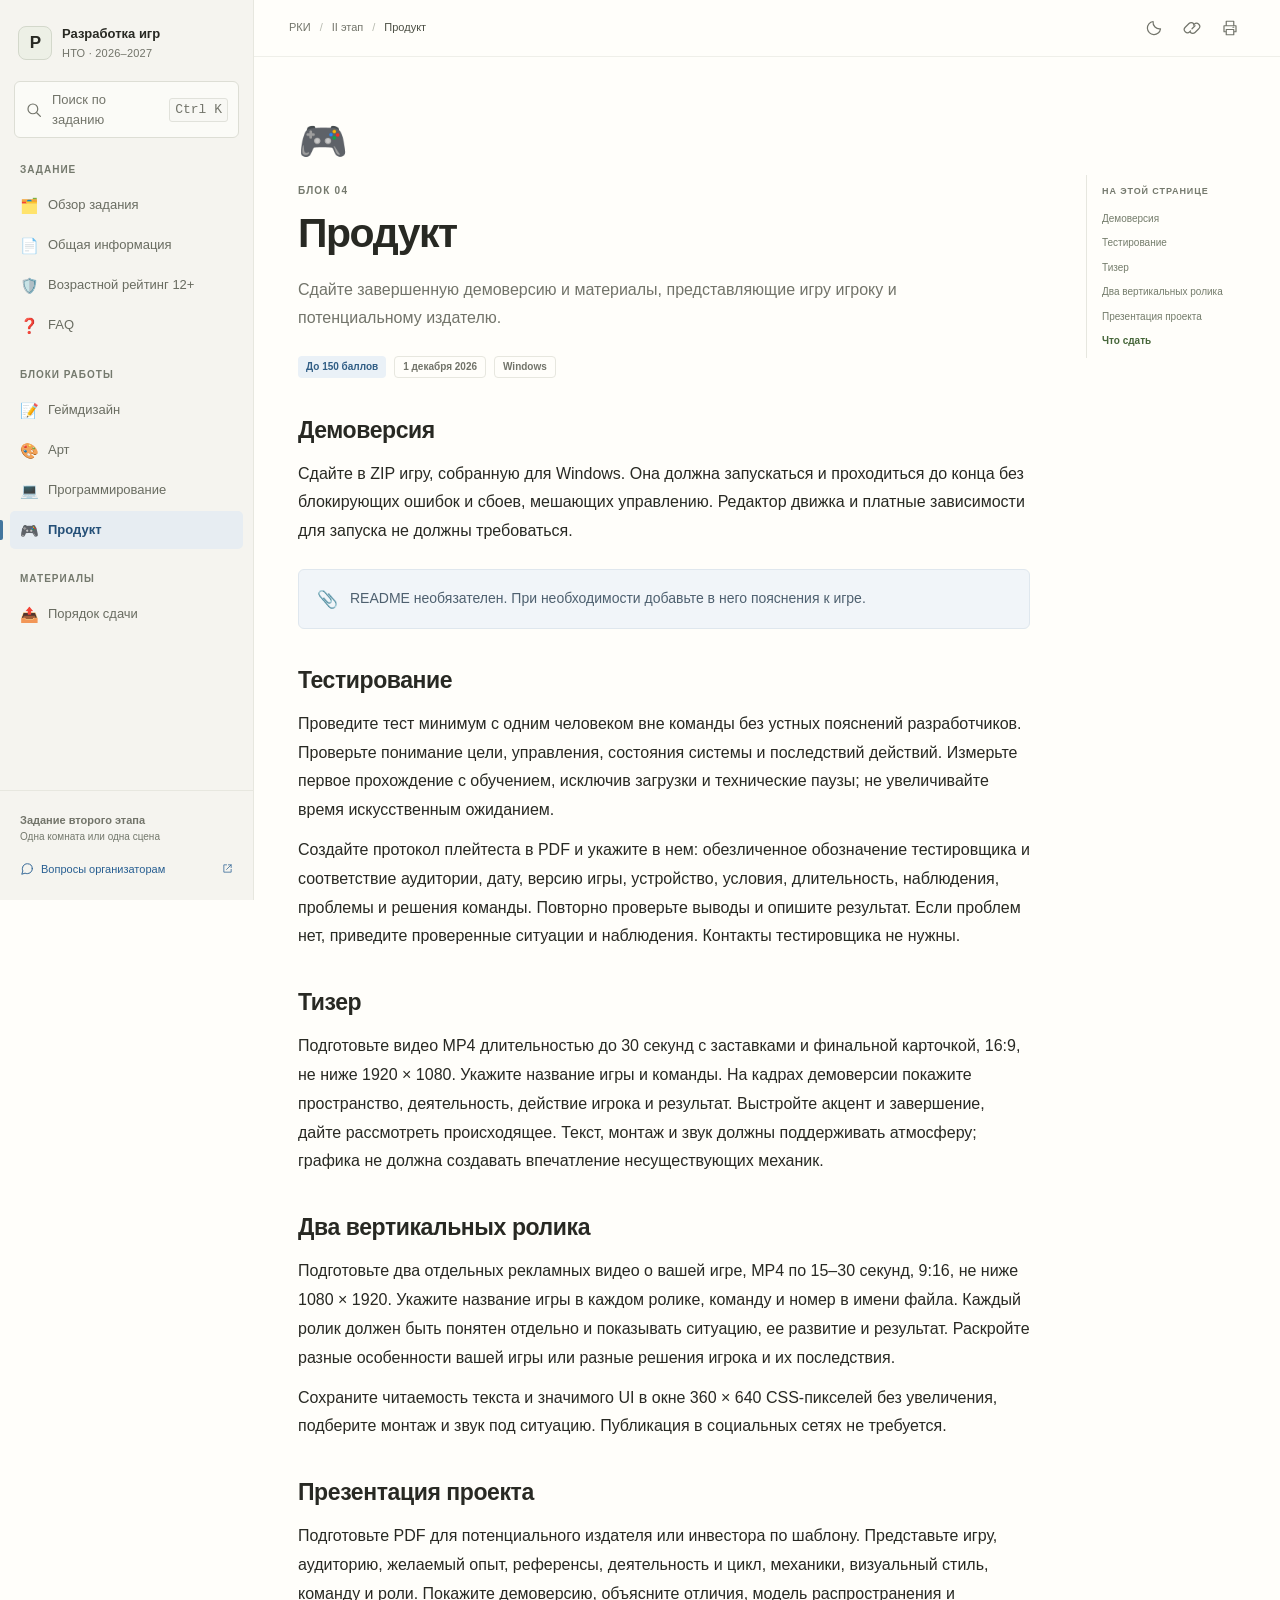
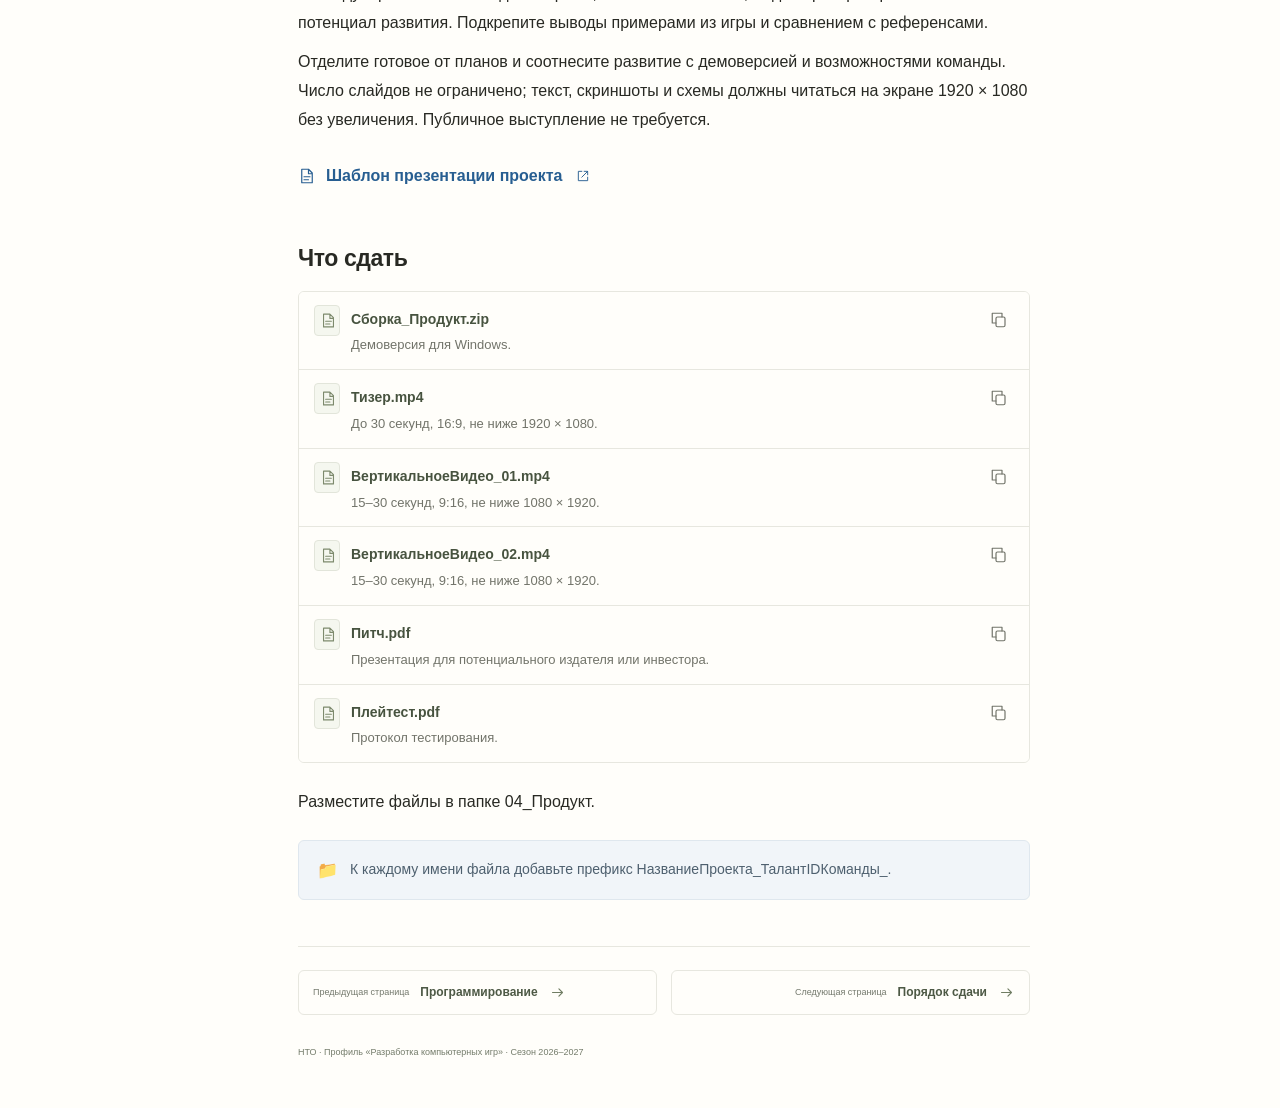
<file: product/index.html>
<!doctype html>
<html lang="ru"><head><meta charset="utf-8"><meta name="viewport" content="width=device-width, initial-scale=1"><meta name="description" content="Игра для Windows, плейтест, тизер, два вертикальных ролика и презентация проекта."><meta name="theme-color" content="#f5f4ef"><title>Продукт · РКИ 2026–2027</title><script src="../theme.js"></script><link rel="icon" href="../favicon.svg" type="image/svg+xml"><link rel="stylesheet" href="../styles.css"><link rel="stylesheet" href="../extras.css"><link rel="stylesheet" href="../theme.css"><script src="../search-index.js" defer></script><script src="../app.js" defer></script></head>
<body data-base="../" data-page="product"><a class="skip-link" href="#main-content">Перейти к содержанию</a><div class="app">
<aside class="sidebar" id="sidebar" aria-label="Навигация по заданию"><div class="sidebar-head"><a class="brand" href="../index.html"><span class="brand-mark">Р</span><span class="brand-copy">Разработка игр<small>НТО · 2026–2027</small></span></a></div><button class="search-trigger" type="button" data-search-open><svg viewBox="0 0 24 24" fill="none" stroke="currentColor" stroke-width="1.6" stroke-linecap="round" stroke-linejoin="round" aria-hidden="true"><circle cx="10.5" cy="10.5" r="6.5"/><path d="m16 16 4.5 4.5"/></svg><span>Поиск по заданию</span><kbd>Ctrl K</kbd></button><nav><div class="nav-group"><p class="nav-label">Задание</p><a class="nav-link" href="../index.html"><span class="nav-icon" aria-hidden="true">🗂️</span><span>Обзор задания</span></a><a class="nav-link" href="../general/index.html"><span class="nav-icon" aria-hidden="true">📄</span><span>Общая информация</span></a><a class="nav-link" href="../age-rating/index.html"><span class="nav-icon" aria-hidden="true">🛡️</span><span>Возрастной рейтинг 12+</span></a><a class="nav-link" href="../faq/index.html"><span class="nav-icon" aria-hidden="true">❓</span><span>FAQ</span></a></div><div class="nav-group"><p class="nav-label">Блоки работы</p><a class="nav-link" href="../game-design/index.html"><span class="nav-icon" aria-hidden="true">📝</span><span>Геймдизайн</span></a><a class="nav-link" href="../art/index.html"><span class="nav-icon" aria-hidden="true">🎨</span><span>Арт</span></a><a class="nav-link" href="../programming/index.html"><span class="nav-icon" aria-hidden="true">💻</span><span>Программирование</span></a><a aria-current="page" class="nav-link is-active" href="../product/index.html"><span class="nav-icon" aria-hidden="true">🎮</span><span>Продукт</span></a></div><div class="nav-group"><p class="nav-label">Материалы</p><a class="nav-link" href="../submission/index.html"><span class="nav-icon" aria-hidden="true">📤</span><span>Порядок сдачи</span></a></div></nav><div class="sidebar-foot"><strong>Задание второго этапа</strong><span>Одна комната или одна сцена</span><a class="support-link" href="https://t.me/ontigamedev" target="_blank" rel="noopener noreferrer"><svg viewBox="0 0 24 24" fill="none" stroke="currentColor" stroke-width="1.6" stroke-linecap="round" stroke-linejoin="round" aria-hidden="true"><path d="M21 11.5a8.4 8.4 0 0 1-.9 3.8 8.5 8.5 0 0 1-7.6 4.7 8.4 8.4 0 0 1-3.8-.9L3 21l1.9-5.7a8.4 8.4 0 0 1-.9-3.8 8.5 8.5 0 0 1 4.7-7.6 8.4 8.4 0 0 1 3.8-.9h.5a8.5 8.5 0 0 1 8 8v.5Z"/></svg><span>Вопросы организаторам</span><svg viewBox="0 0 24 24" fill="none" stroke="currentColor" stroke-width="1.6" stroke-linecap="round" stroke-linejoin="round" aria-hidden="true"><path d="M14 4h6v6M20 4 10 14"/><path d="M10 4H4v16h16v-6"/></svg></a></div></aside>
<button class="sidebar-scrim" type="button" aria-label="Закрыть меню" hidden></button>
<main class="main" id="main-content" tabindex="-1"><header class="topbar"><button class="menu-toggle" aria-label="Открыть меню" aria-controls="sidebar" aria-expanded="false"><svg viewBox="0 0 24 24" fill="none" stroke="currentColor" stroke-width="1.6" stroke-linecap="round" stroke-linejoin="round" aria-hidden="true"><path d="M4 6h16M4 12h16M4 18h16"/></svg></button><nav class="breadcrumbs" aria-label="Хлебные крошки"><a href="../index.html">РКИ</a><span class="separator" aria-hidden="true">/</span><span>II этап</span><span class="separator" aria-hidden="true">/</span><span class="current" aria-current="page">Продукт</span></nav><div class="topbar-actions"><button class="icon-button theme-toggle" type="button" data-theme-toggle aria-label="Включить тёмную тему" aria-pressed="false" title="Включить тёмную тему"><span class="theme-moon"><svg viewBox="0 0 24 24" fill="none" stroke="currentColor" stroke-width="1.6" stroke-linecap="round" stroke-linejoin="round" aria-hidden="true"><path d="M20.7 13.2A8.8 8.8 0 0 1 10.8 3.3 8.8 8.8 0 1 0 20.7 13.2Z"/></svg></span><span class="theme-sun"><svg viewBox="0 0 24 24" fill="none" stroke="currentColor" stroke-width="1.6" stroke-linecap="round" stroke-linejoin="round" aria-hidden="true"><circle cx="12" cy="12" r="4"/><path d="M12 2v2m0 16v2M2 12h2m16 0h2M5 5l1.4 1.4m11.2 11.2L19 19M5 19l1.4-1.4M17.6 6.4 19 5"/></svg></span></button><button class="icon-button" type="button" data-copy-page aria-label="Скопировать ссылку на страницу" title="Скопировать ссылку"><svg viewBox="0 0 24 24" fill="none" stroke="currentColor" stroke-width="1.6" stroke-linecap="round" stroke-linejoin="round" aria-hidden="true"><path d="m10 13 4-4M8 16l-1 1a4.2 4.2 0 0 1-6-6l5-5a4.2 4.2 0 0 1 6 0m0 2 1-1a4.2 4.2 0 0 1 6 6l-5 5a4.2 4.2 0 0 1-6 0" transform="translate(2 0)"/></svg></button><button class="icon-button" type="button" data-print aria-label="Распечатать страницу" title="Печать"><svg viewBox="0 0 24 24" fill="none" stroke="currentColor" stroke-width="1.6" stroke-linecap="round" stroke-linejoin="round" aria-hidden="true"><path d="M7 8V3h10v5M7 17H4V9h16v8h-3M7 14h10v7H7zM16 11h1"/></svg></button></div></header>
<div class="page-layout"><article class="page"><div class="page-icon" aria-hidden="true">🎮</div><p class="eyebrow">Блок 04</p><h1 class="page-title">Продукт</h1><p class="page-lead">Сдайте завершенную демоверсию и материалы, представляющие игру игроку и потенциальному издателю.</p><div class="page-meta"><span class="badge badge-blue">До 150 баллов</span><span class="badge badge-outline">1 декабря 2026</span><span class="badge badge-outline">Windows</span></div><div class="content"><section aria-labelledby="demo"><h2 id="demo">Демоверсия</h2><p>Сдайте в ZIP игру, собранную для Windows. Она должна запускаться и проходиться до конца без блокирующих ошибок и сбоев, мешающих управлению. Редактор движка и платные зависимости для запуска не должны требоваться.</p><div class="callout"><span class="callout-icon" aria-hidden="true">📎</span><div class="callout-body"><p>README необязателен. При необходимости добавьте в него пояснения к игре.</p></div></div></section><section aria-labelledby="playtest"><h2 id="playtest">Тестирование</h2><p>Проведите тест минимум с одним человеком вне команды без устных пояснений разработчиков. Проверьте понимание цели, управления, состояния системы и последствий действий. Измерьте первое прохождение с обучением, исключив загрузки и технические паузы; не увеличивайте время искусственным ожиданием.</p><p>Создайте протокол плейтеста в PDF и укажите в нем: обезличенное обозначение тестировщика и соответствие аудитории, дату, версию игры, устройство, условия, длительность, наблюдения, проблемы и решения команды. Повторно проверьте выводы и опишите результат. Если проблем нет, приведите проверенные ситуации и наблюдения. Контакты тестировщика не нужны.</p></section><section aria-labelledby="teaser"><h2 id="teaser">Тизер</h2><p>Подготовьте видео MP4 длительностью до 30 секунд с заставками и финальной карточкой, 16:9, не ниже 1920 × 1080. Укажите название игры и команды. На кадрах демоверсии покажите пространство, деятельность, действие игрока и результат. Выстройте акцент и завершение, дайте рассмотреть происходящее. Текст, монтаж и звук должны поддерживать атмосферу; графика не должна создавать впечатление несуществующих механик.</p></section><section aria-labelledby="vertical"><h2 id="vertical">Два вертикальных ролика</h2><p>Подготовьте два отдельных рекламных видео о вашей игре, MP4 по 15–30 секунд, 9:16, не ниже 1080 × 1920. Укажите название игры в каждом ролике, команду и номер в имени файла. Каждый ролик должен быть понятен отдельно и показывать ситуацию, ее развитие и результат. Раскройте разные особенности вашей игры или разные решения игрока и их последствия.</p><p>Сохраните читаемость текста и значимого UI в окне 360 × 640 CSS-пикселей без увеличения, подберите монтаж и звук под ситуацию. Публикация в социальных сетях не требуется.</p></section><section aria-labelledby="pitch"><h2 id="pitch">Презентация проекта</h2><p>Подготовьте PDF для потенциального издателя или инвестора по шаблону. Представьте игру, аудиторию, желаемый опыт, референсы, деятельность и цикл, механики, визуальный стиль, команду и роли. Покажите демоверсию, объясните отличия, модель распространения и потенциал развития. Подкрепите выводы примерами из игры и сравнением с референсами.</p><p>Отделите готовое от планов и соотнесите развитие с демоверсией и возможностями команды. Число слайдов не ограничено; текст, скриншоты и схемы должны читаться на экране 1920 × 1080 без увеличения. Публичное выступление не требуется.</p><a class="resource-link" href="https://docs.google.com/presentation/d/1W52yqz93EG7Lt9jPLPpg2GU6_q0dq2xHLE_-Ad-f-4Q/edit?slide=id.p13#slide=id.p13" target="_blank" rel="noopener noreferrer"><svg viewBox="0 0 24 24" fill="none" stroke="currentColor" stroke-width="1.6" stroke-linecap="round" stroke-linejoin="round" aria-hidden="true"><path d="M5 3h9l5 5v13H5zM14 3v6h5M8 13h8M8 17h6"/></svg><span>Шаблон презентации проекта</span><svg viewBox="0 0 24 24" fill="none" stroke="currentColor" stroke-width="1.6" stroke-linecap="round" stroke-linejoin="round" aria-hidden="true"><path d="M14 4h6v6M20 4 10 14"/><path d="M10 4H4v16h16v-6"/></svg></a></section><section aria-labelledby="files"><h2 id="files">Что сдать</h2><ul class="file-list"><li><span class="file-icon"><svg viewBox="0 0 24 24" fill="none" stroke="currentColor" stroke-width="1.6" stroke-linecap="round" stroke-linejoin="round" aria-hidden="true"><path d="M5 3h9l5 5v13H5zM14 3v6h5M8 13h8M8 17h6"/></svg></span><div><span class="file-name">Сборка_Продукт.zip</span><span class="file-description">Демоверсия для Windows.</span></div><button class="icon-button copy-file" type="button" data-copy="Сборка_Продукт.zip" aria-label="Копировать имя Сборка_Продукт.zip"><svg viewBox="0 0 24 24" fill="none" stroke="currentColor" stroke-width="1.6" stroke-linecap="round" stroke-linejoin="round" aria-hidden="true"><rect x="8" y="8" width="12" height="13" rx="2"/><path d="M16 8V3H3v13h5"/></svg></button></li><li><span class="file-icon"><svg viewBox="0 0 24 24" fill="none" stroke="currentColor" stroke-width="1.6" stroke-linecap="round" stroke-linejoin="round" aria-hidden="true"><path d="M5 3h9l5 5v13H5zM14 3v6h5M8 13h8M8 17h6"/></svg></span><div><span class="file-name">Тизер.mp4</span><span class="file-description">До 30 секунд, 16:9, не ниже 1920 × 1080.</span></div><button class="icon-button copy-file" type="button" data-copy="Тизер.mp4" aria-label="Копировать имя Тизер.mp4"><svg viewBox="0 0 24 24" fill="none" stroke="currentColor" stroke-width="1.6" stroke-linecap="round" stroke-linejoin="round" aria-hidden="true"><rect x="8" y="8" width="12" height="13" rx="2"/><path d="M16 8V3H3v13h5"/></svg></button></li><li><span class="file-icon"><svg viewBox="0 0 24 24" fill="none" stroke="currentColor" stroke-width="1.6" stroke-linecap="round" stroke-linejoin="round" aria-hidden="true"><path d="M5 3h9l5 5v13H5zM14 3v6h5M8 13h8M8 17h6"/></svg></span><div><span class="file-name">ВертикальноеВидео_01.mp4</span><span class="file-description">15–30 секунд, 9:16, не ниже 1080 × 1920.</span></div><button class="icon-button copy-file" type="button" data-copy="ВертикальноеВидео_01.mp4" aria-label="Копировать имя ВертикальноеВидео_01.mp4"><svg viewBox="0 0 24 24" fill="none" stroke="currentColor" stroke-width="1.6" stroke-linecap="round" stroke-linejoin="round" aria-hidden="true"><rect x="8" y="8" width="12" height="13" rx="2"/><path d="M16 8V3H3v13h5"/></svg></button></li><li><span class="file-icon"><svg viewBox="0 0 24 24" fill="none" stroke="currentColor" stroke-width="1.6" stroke-linecap="round" stroke-linejoin="round" aria-hidden="true"><path d="M5 3h9l5 5v13H5zM14 3v6h5M8 13h8M8 17h6"/></svg></span><div><span class="file-name">ВертикальноеВидео_02.mp4</span><span class="file-description">15–30 секунд, 9:16, не ниже 1080 × 1920.</span></div><button class="icon-button copy-file" type="button" data-copy="ВертикальноеВидео_02.mp4" aria-label="Копировать имя ВертикальноеВидео_02.mp4"><svg viewBox="0 0 24 24" fill="none" stroke="currentColor" stroke-width="1.6" stroke-linecap="round" stroke-linejoin="round" aria-hidden="true"><rect x="8" y="8" width="12" height="13" rx="2"/><path d="M16 8V3H3v13h5"/></svg></button></li><li><span class="file-icon"><svg viewBox="0 0 24 24" fill="none" stroke="currentColor" stroke-width="1.6" stroke-linecap="round" stroke-linejoin="round" aria-hidden="true"><path d="M5 3h9l5 5v13H5zM14 3v6h5M8 13h8M8 17h6"/></svg></span><div><span class="file-name">Питч.pdf</span><span class="file-description">Презентация для потенциального издателя или инвестора.</span></div><button class="icon-button copy-file" type="button" data-copy="Питч.pdf" aria-label="Копировать имя Питч.pdf"><svg viewBox="0 0 24 24" fill="none" stroke="currentColor" stroke-width="1.6" stroke-linecap="round" stroke-linejoin="round" aria-hidden="true"><rect x="8" y="8" width="12" height="13" rx="2"/><path d="M16 8V3H3v13h5"/></svg></button></li><li><span class="file-icon"><svg viewBox="0 0 24 24" fill="none" stroke="currentColor" stroke-width="1.6" stroke-linecap="round" stroke-linejoin="round" aria-hidden="true"><path d="M5 3h9l5 5v13H5zM14 3v6h5M8 13h8M8 17h6"/></svg></span><div><span class="file-name">Плейтест.pdf</span><span class="file-description">Протокол тестирования.</span></div><button class="icon-button copy-file" type="button" data-copy="Плейтест.pdf" aria-label="Копировать имя Плейтест.pdf"><svg viewBox="0 0 24 24" fill="none" stroke="currentColor" stroke-width="1.6" stroke-linecap="round" stroke-linejoin="round" aria-hidden="true"><rect x="8" y="8" width="12" height="13" rx="2"/><path d="M16 8V3H3v13h5"/></svg></button></li></ul><p>Разместите файлы в папке 04_Продукт.</p><div class="callout"><span class="callout-icon" aria-hidden="true">📁</span><div class="callout-body"><p>К каждому имени файла добавьте префикс НазваниеПроекта_ТалантIDКоманды_.</p></div></div></section></div><nav class="page-navigation" aria-label="Соседние страницы"><a class="prev" href="../programming/index.html"><small>Предыдущая страница</small><strong>Программирование</strong><span class="nav-arrow"><svg viewBox="0 0 24 24" fill="none" stroke="currentColor" stroke-width="1.6" stroke-linecap="round" stroke-linejoin="round" aria-hidden="true"><path d="M5 12h14m-5-5 5 5-5 5"/></svg></span></a><a class="next" href="../submission/index.html"><small>Следующая страница</small><strong>Порядок сдачи</strong><span class="nav-arrow"><svg viewBox="0 0 24 24" fill="none" stroke="currentColor" stroke-width="1.6" stroke-linecap="round" stroke-linejoin="round" aria-hidden="true"><path d="M5 12h14m-5-5 5 5-5 5"/></svg></span></a></nav><footer class="page-footer">НТО · Профиль «Разработка компьютерных игр» · Сезон 2026–2027</footer></article><aside class="toc" aria-label="На этой странице"><p class="toc-title">На этой странице</p><a href="#demo">Демоверсия</a><a href="#playtest">Тестирование</a><a href="#teaser">Тизер</a><a href="#vertical">Два вертикальных ролика</a><a href="#pitch">Презентация проекта</a><a href="#files">Что сдать</a></aside></div></main></div>
<div class="search-overlay" hidden><div class="search-dialog" role="dialog" aria-modal="true" aria-label="Поиск по заданию"><div class="search-header"><svg viewBox="0 0 24 24" fill="none" stroke="currentColor" stroke-width="1.6" stroke-linecap="round" stroke-linejoin="round" aria-hidden="true"><circle cx="10.5" cy="10.5" r="6.5"/><path d="m16 16 4.5 4.5"/></svg><input class="search-input" type="search" placeholder="Поиск по страницам и разделам" aria-label="Поисковый запрос" autocomplete="off" aria-controls="search-results"><button class="search-close" type="button" aria-label="Закрыть поиск"><svg viewBox="0 0 24 24" fill="none" stroke="currentColor" stroke-width="1.6" stroke-linecap="round" stroke-linejoin="round" aria-hidden="true"><path d="m6 6 12 12M18 6 6 18"/></svg></button></div><div class="search-results" id="search-results" aria-live="polite"></div><div class="search-hint"><span>↑ ↓ выбрать · Enter открыть</span><span>Esc закрыть</span></div></div></div><div class="toast" role="status" aria-live="polite"></div>
</body></html>
</file>
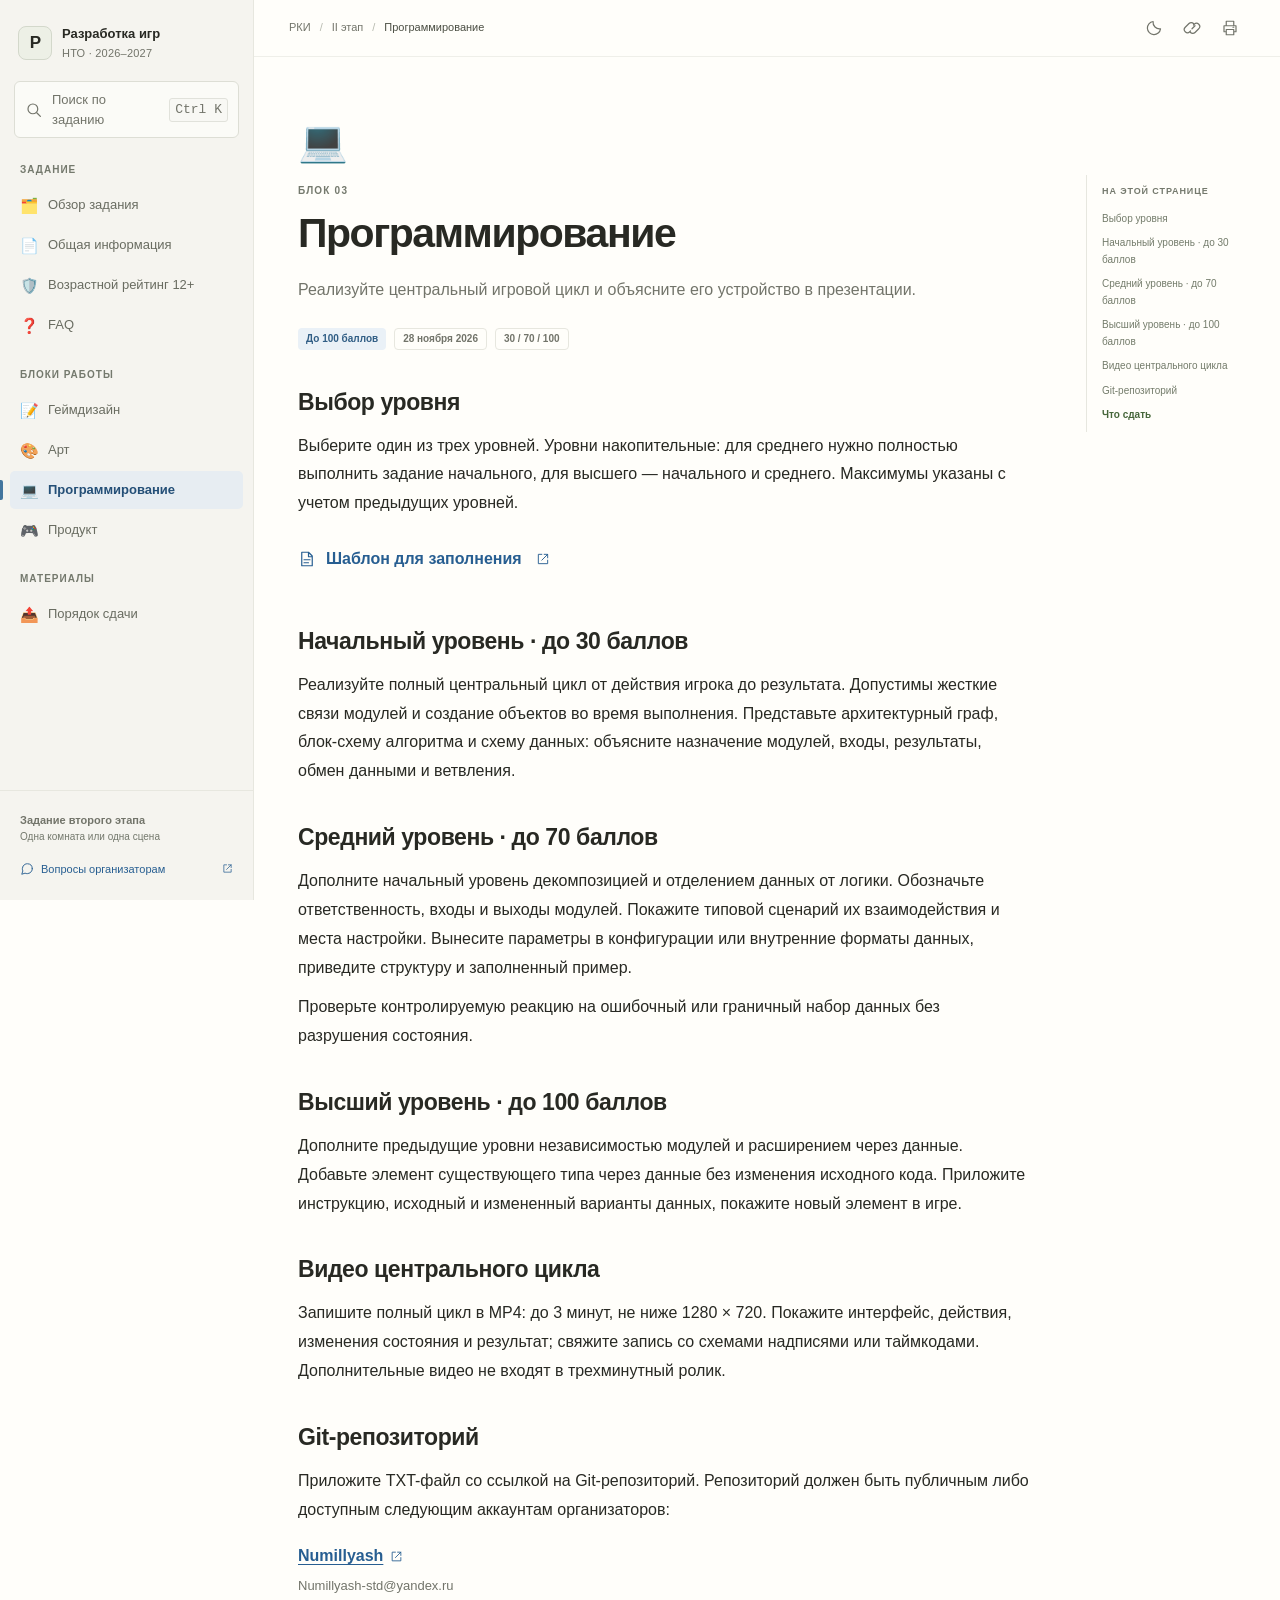
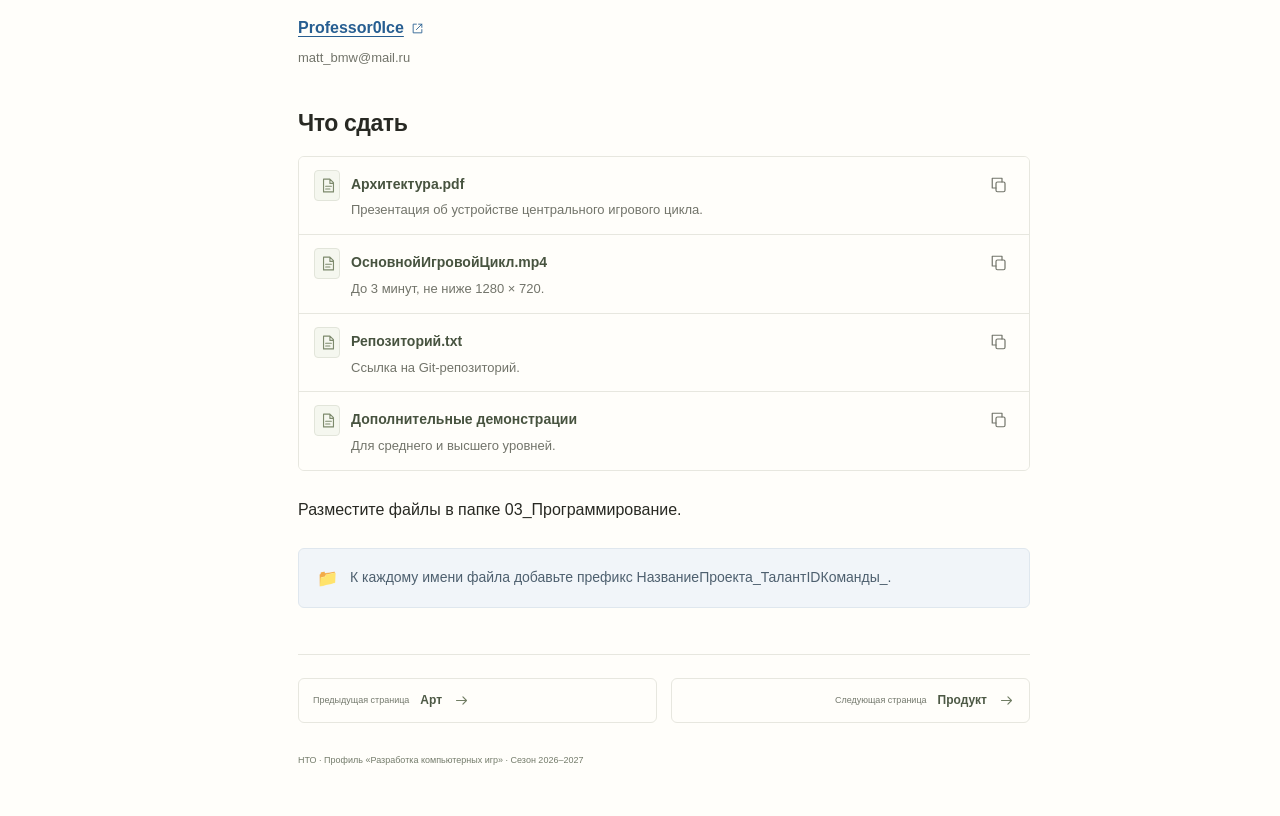
<file: programming/index.html>
<!doctype html>
<html lang="ru"><head><meta charset="utf-8"><meta name="viewport" content="width=device-width, initial-scale=1"><meta name="description" content="Три накопительных уровня реализации: начальный, средний и высший."><meta name="theme-color" content="#f5f4ef"><title>Программирование · РКИ 2026–2027</title><script src="../theme.js"></script><link rel="icon" href="../favicon.svg" type="image/svg+xml"><link rel="stylesheet" href="../styles.css"><link rel="stylesheet" href="../extras.css"><link rel="stylesheet" href="../theme.css"><script src="../search-index.js" defer></script><script src="../app.js" defer></script></head>
<body data-base="../" data-page="programming"><a class="skip-link" href="#main-content">Перейти к содержанию</a><div class="app">
<aside class="sidebar" id="sidebar" aria-label="Навигация по заданию"><div class="sidebar-head"><a class="brand" href="../index.html"><span class="brand-mark">Р</span><span class="brand-copy">Разработка игр<small>НТО · 2026–2027</small></span></a></div><button class="search-trigger" type="button" data-search-open><svg viewBox="0 0 24 24" fill="none" stroke="currentColor" stroke-width="1.6" stroke-linecap="round" stroke-linejoin="round" aria-hidden="true"><circle cx="10.5" cy="10.5" r="6.5"/><path d="m16 16 4.5 4.5"/></svg><span>Поиск по заданию</span><kbd>Ctrl K</kbd></button><nav><div class="nav-group"><p class="nav-label">Задание</p><a class="nav-link" href="../index.html"><span class="nav-icon" aria-hidden="true">🗂️</span><span>Обзор задания</span></a><a class="nav-link" href="../general/index.html"><span class="nav-icon" aria-hidden="true">📄</span><span>Общая информация</span></a><a class="nav-link" href="../age-rating/index.html"><span class="nav-icon" aria-hidden="true">🛡️</span><span>Возрастной рейтинг 12+</span></a><a class="nav-link" href="../faq/index.html"><span class="nav-icon" aria-hidden="true">❓</span><span>FAQ</span></a></div><div class="nav-group"><p class="nav-label">Блоки работы</p><a class="nav-link" href="../game-design/index.html"><span class="nav-icon" aria-hidden="true">📝</span><span>Геймдизайн</span></a><a class="nav-link" href="../art/index.html"><span class="nav-icon" aria-hidden="true">🎨</span><span>Арт</span></a><a aria-current="page" class="nav-link is-active" href="../programming/index.html"><span class="nav-icon" aria-hidden="true">💻</span><span>Программирование</span></a><a class="nav-link" href="../product/index.html"><span class="nav-icon" aria-hidden="true">🎮</span><span>Продукт</span></a></div><div class="nav-group"><p class="nav-label">Материалы</p><a class="nav-link" href="../submission/index.html"><span class="nav-icon" aria-hidden="true">📤</span><span>Порядок сдачи</span></a></div></nav><div class="sidebar-foot"><strong>Задание второго этапа</strong><span>Одна комната или одна сцена</span><a class="support-link" href="https://t.me/ontigamedev" target="_blank" rel="noopener noreferrer"><svg viewBox="0 0 24 24" fill="none" stroke="currentColor" stroke-width="1.6" stroke-linecap="round" stroke-linejoin="round" aria-hidden="true"><path d="M21 11.5a8.4 8.4 0 0 1-.9 3.8 8.5 8.5 0 0 1-7.6 4.7 8.4 8.4 0 0 1-3.8-.9L3 21l1.9-5.7a8.4 8.4 0 0 1-.9-3.8 8.5 8.5 0 0 1 4.7-7.6 8.4 8.4 0 0 1 3.8-.9h.5a8.5 8.5 0 0 1 8 8v.5Z"/></svg><span>Вопросы организаторам</span><svg viewBox="0 0 24 24" fill="none" stroke="currentColor" stroke-width="1.6" stroke-linecap="round" stroke-linejoin="round" aria-hidden="true"><path d="M14 4h6v6M20 4 10 14"/><path d="M10 4H4v16h16v-6"/></svg></a></div></aside>
<button class="sidebar-scrim" type="button" aria-label="Закрыть меню" hidden></button>
<main class="main" id="main-content" tabindex="-1"><header class="topbar"><button class="menu-toggle" aria-label="Открыть меню" aria-controls="sidebar" aria-expanded="false"><svg viewBox="0 0 24 24" fill="none" stroke="currentColor" stroke-width="1.6" stroke-linecap="round" stroke-linejoin="round" aria-hidden="true"><path d="M4 6h16M4 12h16M4 18h16"/></svg></button><nav class="breadcrumbs" aria-label="Хлебные крошки"><a href="../index.html">РКИ</a><span class="separator" aria-hidden="true">/</span><span>II этап</span><span class="separator" aria-hidden="true">/</span><span class="current" aria-current="page">Программирование</span></nav><div class="topbar-actions"><button class="icon-button theme-toggle" type="button" data-theme-toggle aria-label="Включить тёмную тему" aria-pressed="false" title="Включить тёмную тему"><span class="theme-moon"><svg viewBox="0 0 24 24" fill="none" stroke="currentColor" stroke-width="1.6" stroke-linecap="round" stroke-linejoin="round" aria-hidden="true"><path d="M20.7 13.2A8.8 8.8 0 0 1 10.8 3.3 8.8 8.8 0 1 0 20.7 13.2Z"/></svg></span><span class="theme-sun"><svg viewBox="0 0 24 24" fill="none" stroke="currentColor" stroke-width="1.6" stroke-linecap="round" stroke-linejoin="round" aria-hidden="true"><circle cx="12" cy="12" r="4"/><path d="M12 2v2m0 16v2M2 12h2m16 0h2M5 5l1.4 1.4m11.2 11.2L19 19M5 19l1.4-1.4M17.6 6.4 19 5"/></svg></span></button><button class="icon-button" type="button" data-copy-page aria-label="Скопировать ссылку на страницу" title="Скопировать ссылку"><svg viewBox="0 0 24 24" fill="none" stroke="currentColor" stroke-width="1.6" stroke-linecap="round" stroke-linejoin="round" aria-hidden="true"><path d="m10 13 4-4M8 16l-1 1a4.2 4.2 0 0 1-6-6l5-5a4.2 4.2 0 0 1 6 0m0 2 1-1a4.2 4.2 0 0 1 6 6l-5 5a4.2 4.2 0 0 1-6 0" transform="translate(2 0)"/></svg></button><button class="icon-button" type="button" data-print aria-label="Распечатать страницу" title="Печать"><svg viewBox="0 0 24 24" fill="none" stroke="currentColor" stroke-width="1.6" stroke-linecap="round" stroke-linejoin="round" aria-hidden="true"><path d="M7 8V3h10v5M7 17H4V9h16v8h-3M7 14h10v7H7zM16 11h1"/></svg></button></div></header>
<div class="page-layout"><article class="page"><div class="page-icon" aria-hidden="true">💻</div><p class="eyebrow">Блок 03</p><h1 class="page-title">Программирование</h1><p class="page-lead">Реализуйте центральный игровой цикл и объясните его устройство в презентации.</p><div class="page-meta"><span class="badge badge-blue">До 100 баллов</span><span class="badge badge-outline">28 ноября 2026</span><span class="badge badge-outline">30 / 70 / 100</span></div><div class="content"><section aria-labelledby="levels"><h2 id="levels">Выбор уровня</h2><p>Выберите один из трех уровней. Уровни накопительные: для среднего нужно полностью выполнить задание начального, для высшего — начального и среднего. Максимумы указаны с учетом предыдущих уровней.</p><a class="resource-link" href="https://docs.google.com/presentation/d/1VshtzVhQx90ElvMylRF5WvXAAMfYCVcz0QApWrtoYr8/edit?usp=sharing" target="_blank" rel="noopener noreferrer"><svg viewBox="0 0 24 24" fill="none" stroke="currentColor" stroke-width="1.6" stroke-linecap="round" stroke-linejoin="round" aria-hidden="true"><path d="M5 3h9l5 5v13H5zM14 3v6h5M8 13h8M8 17h6"/></svg><span>Шаблон для заполнения</span><svg viewBox="0 0 24 24" fill="none" stroke="currentColor" stroke-width="1.6" stroke-linecap="round" stroke-linejoin="round" aria-hidden="true"><path d="M14 4h6v6M20 4 10 14"/><path d="M10 4H4v16h16v-6"/></svg></a></section><section aria-labelledby="basic"><h2 id="basic">Начальный уровень · до 30 баллов</h2><p>Реализуйте полный центральный цикл от действия игрока до результата. Допустимы жесткие связи модулей и создание объектов во время выполнения. Представьте архитектурный граф, блок-схему алгоритма и схему данных: объясните назначение модулей, входы, результаты, обмен данными и ветвления.</p></section><section aria-labelledby="intermediate"><h2 id="intermediate">Средний уровень · до 70 баллов</h2><p>Дополните начальный уровень декомпозицией и отделением данных от логики. Обозначьте ответственность, входы и выходы модулей. Покажите типовой сценарий их взаимодействия и места настройки. Вынесите параметры в конфигурации или внутренние форматы данных, приведите структуру и заполненный пример.</p><p>Проверьте контролируемую реакцию на ошибочный или граничный набор данных без разрушения состояния.</p></section><section aria-labelledby="advanced"><h2 id="advanced">Высший уровень · до 100 баллов</h2><p>Дополните предыдущие уровни независимостью модулей и расширением через данные. Добавьте элемент существующего типа через данные без изменения исходного кода. Приложите инструкцию, исходный и измененный варианты данных, покажите новый элемент в игре.</p></section><section aria-labelledby="video"><h2 id="video">Видео центрального цикла</h2><p>Запишите полный цикл в MP4: до 3 минут, не ниже 1280 × 720. Покажите интерфейс, действия, изменения состояния и результат; свяжите запись со схемами надписями или таймкодами. Дополнительные видео не входят в трехминутный ролик.</p></section><section aria-labelledby="repository"><h2 id="repository">Git-репозиторий</h2><p>Приложите TXT-файл со ссылкой на Git-репозиторий. Репозиторий должен быть публичным либо доступным следующим аккаунтам организаторов:</p><div class="account-list"><div class="account"><a href="https://github.com/Numillyash" target="_blank" rel="noopener noreferrer">Numillyash <svg viewBox="0 0 24 24" fill="none" stroke="currentColor" stroke-width="1.6" stroke-linecap="round" stroke-linejoin="round" aria-hidden="true"><path d="M14 4h6v6M20 4 10 14"/><path d="M10 4H4v16h16v-6"/></svg></a><a class="account-email" href="mailto:Numillyash-std@yandex.ru">Numillyash-std@yandex.ru</a></div><div class="account"><a href="https://github.com/Professor0Ice" target="_blank" rel="noopener noreferrer">Professor0Ice <svg viewBox="0 0 24 24" fill="none" stroke="currentColor" stroke-width="1.6" stroke-linecap="round" stroke-linejoin="round" aria-hidden="true"><path d="M14 4h6v6M20 4 10 14"/><path d="M10 4H4v16h16v-6"/></svg></a><a class="account-email" href="mailto:matt_bmw@mail.ru">matt_bmw@mail.ru</a></div></div></section><section aria-labelledby="files"><h2 id="files">Что сдать</h2><ul class="file-list"><li><span class="file-icon"><svg viewBox="0 0 24 24" fill="none" stroke="currentColor" stroke-width="1.6" stroke-linecap="round" stroke-linejoin="round" aria-hidden="true"><path d="M5 3h9l5 5v13H5zM14 3v6h5M8 13h8M8 17h6"/></svg></span><div><span class="file-name">Архитектура.pdf</span><span class="file-description">Презентация об устройстве центрального игрового цикла.</span></div><button class="icon-button copy-file" type="button" data-copy="Архитектура.pdf" aria-label="Копировать имя Архитектура.pdf"><svg viewBox="0 0 24 24" fill="none" stroke="currentColor" stroke-width="1.6" stroke-linecap="round" stroke-linejoin="round" aria-hidden="true"><rect x="8" y="8" width="12" height="13" rx="2"/><path d="M16 8V3H3v13h5"/></svg></button></li><li><span class="file-icon"><svg viewBox="0 0 24 24" fill="none" stroke="currentColor" stroke-width="1.6" stroke-linecap="round" stroke-linejoin="round" aria-hidden="true"><path d="M5 3h9l5 5v13H5zM14 3v6h5M8 13h8M8 17h6"/></svg></span><div><span class="file-name">ОсновнойИгровойЦикл.mp4</span><span class="file-description">До 3 минут, не ниже 1280 × 720.</span></div><button class="icon-button copy-file" type="button" data-copy="ОсновнойИгровойЦикл.mp4" aria-label="Копировать имя ОсновнойИгровойЦикл.mp4"><svg viewBox="0 0 24 24" fill="none" stroke="currentColor" stroke-width="1.6" stroke-linecap="round" stroke-linejoin="round" aria-hidden="true"><rect x="8" y="8" width="12" height="13" rx="2"/><path d="M16 8V3H3v13h5"/></svg></button></li><li><span class="file-icon"><svg viewBox="0 0 24 24" fill="none" stroke="currentColor" stroke-width="1.6" stroke-linecap="round" stroke-linejoin="round" aria-hidden="true"><path d="M5 3h9l5 5v13H5zM14 3v6h5M8 13h8M8 17h6"/></svg></span><div><span class="file-name">Репозиторий.txt</span><span class="file-description">Ссылка на Git-репозиторий.</span></div><button class="icon-button copy-file" type="button" data-copy="Репозиторий.txt" aria-label="Копировать имя Репозиторий.txt"><svg viewBox="0 0 24 24" fill="none" stroke="currentColor" stroke-width="1.6" stroke-linecap="round" stroke-linejoin="round" aria-hidden="true"><rect x="8" y="8" width="12" height="13" rx="2"/><path d="M16 8V3H3v13h5"/></svg></button></li><li><span class="file-icon"><svg viewBox="0 0 24 24" fill="none" stroke="currentColor" stroke-width="1.6" stroke-linecap="round" stroke-linejoin="round" aria-hidden="true"><path d="M5 3h9l5 5v13H5zM14 3v6h5M8 13h8M8 17h6"/></svg></span><div><span class="file-name">Дополнительные демонстрации</span><span class="file-description">Для среднего и высшего уровней.</span></div><button class="icon-button copy-file" type="button" data-copy="Дополнительные демонстрации" aria-label="Копировать имя Дополнительные демонстрации"><svg viewBox="0 0 24 24" fill="none" stroke="currentColor" stroke-width="1.6" stroke-linecap="round" stroke-linejoin="round" aria-hidden="true"><rect x="8" y="8" width="12" height="13" rx="2"/><path d="M16 8V3H3v13h5"/></svg></button></li></ul><p>Разместите файлы в папке 03_Программирование.</p><div class="callout"><span class="callout-icon" aria-hidden="true">📁</span><div class="callout-body"><p>К каждому имени файла добавьте префикс НазваниеПроекта_ТалантIDКоманды_.</p></div></div></section></div><nav class="page-navigation" aria-label="Соседние страницы"><a class="prev" href="../art/index.html"><small>Предыдущая страница</small><strong>Арт</strong><span class="nav-arrow"><svg viewBox="0 0 24 24" fill="none" stroke="currentColor" stroke-width="1.6" stroke-linecap="round" stroke-linejoin="round" aria-hidden="true"><path d="M5 12h14m-5-5 5 5-5 5"/></svg></span></a><a class="next" href="../product/index.html"><small>Следующая страница</small><strong>Продукт</strong><span class="nav-arrow"><svg viewBox="0 0 24 24" fill="none" stroke="currentColor" stroke-width="1.6" stroke-linecap="round" stroke-linejoin="round" aria-hidden="true"><path d="M5 12h14m-5-5 5 5-5 5"/></svg></span></a></nav><footer class="page-footer">НТО · Профиль «Разработка компьютерных игр» · Сезон 2026–2027</footer></article><aside class="toc" aria-label="На этой странице"><p class="toc-title">На этой странице</p><a href="#levels">Выбор уровня</a><a href="#basic">Начальный уровень · до 30 баллов</a><a href="#intermediate">Средний уровень · до 70 баллов</a><a href="#advanced">Высший уровень · до 100 баллов</a><a href="#video">Видео центрального цикла</a><a href="#repository">Git-репозиторий</a><a href="#files">Что сдать</a></aside></div></main></div>
<div class="search-overlay" hidden><div class="search-dialog" role="dialog" aria-modal="true" aria-label="Поиск по заданию"><div class="search-header"><svg viewBox="0 0 24 24" fill="none" stroke="currentColor" stroke-width="1.6" stroke-linecap="round" stroke-linejoin="round" aria-hidden="true"><circle cx="10.5" cy="10.5" r="6.5"/><path d="m16 16 4.5 4.5"/></svg><input class="search-input" type="search" placeholder="Поиск по страницам и разделам" aria-label="Поисковый запрос" autocomplete="off" aria-controls="search-results"><button class="search-close" type="button" aria-label="Закрыть поиск"><svg viewBox="0 0 24 24" fill="none" stroke="currentColor" stroke-width="1.6" stroke-linecap="round" stroke-linejoin="round" aria-hidden="true"><path d="m6 6 12 12M18 6 6 18"/></svg></button></div><div class="search-results" id="search-results" aria-live="polite"></div><div class="search-hint"><span>↑ ↓ выбрать · Enter открыть</span><span>Esc закрыть</span></div></div></div><div class="toast" role="status" aria-live="polite"></div>
</body></html>
</file>
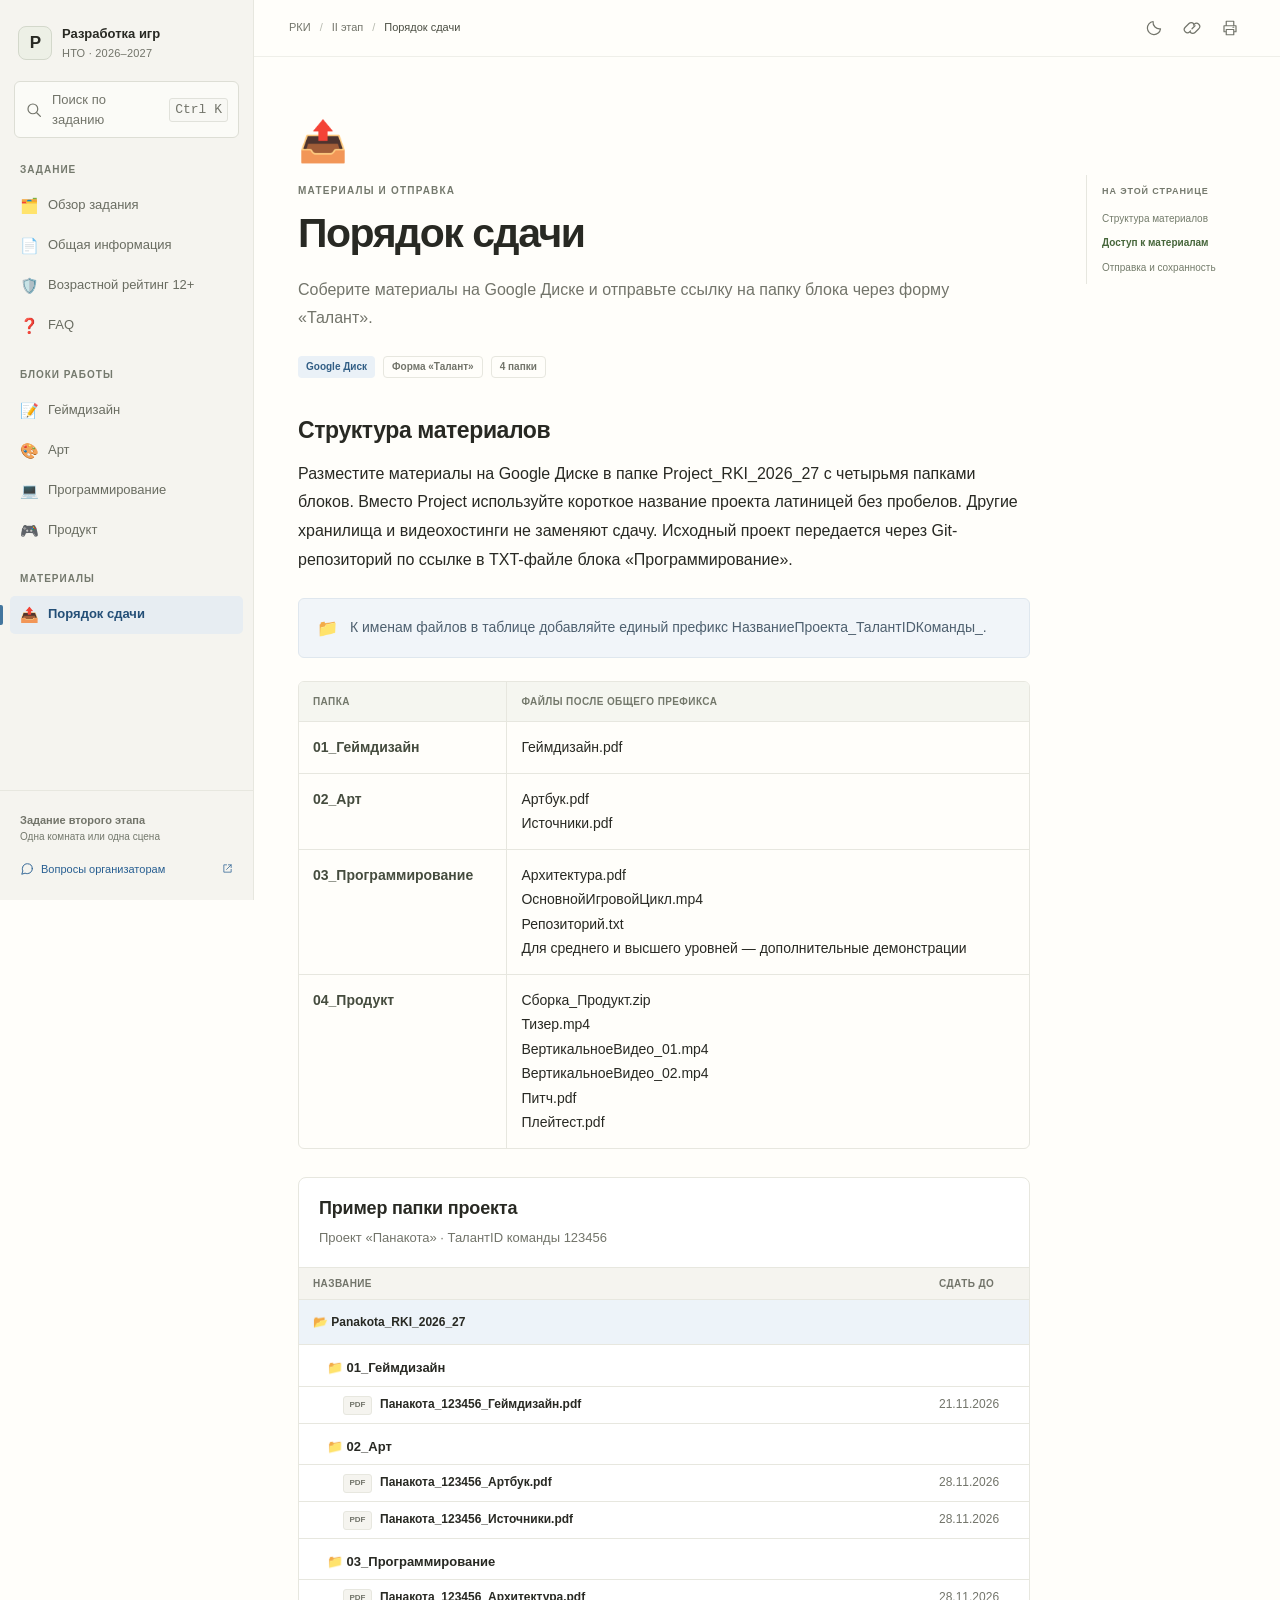
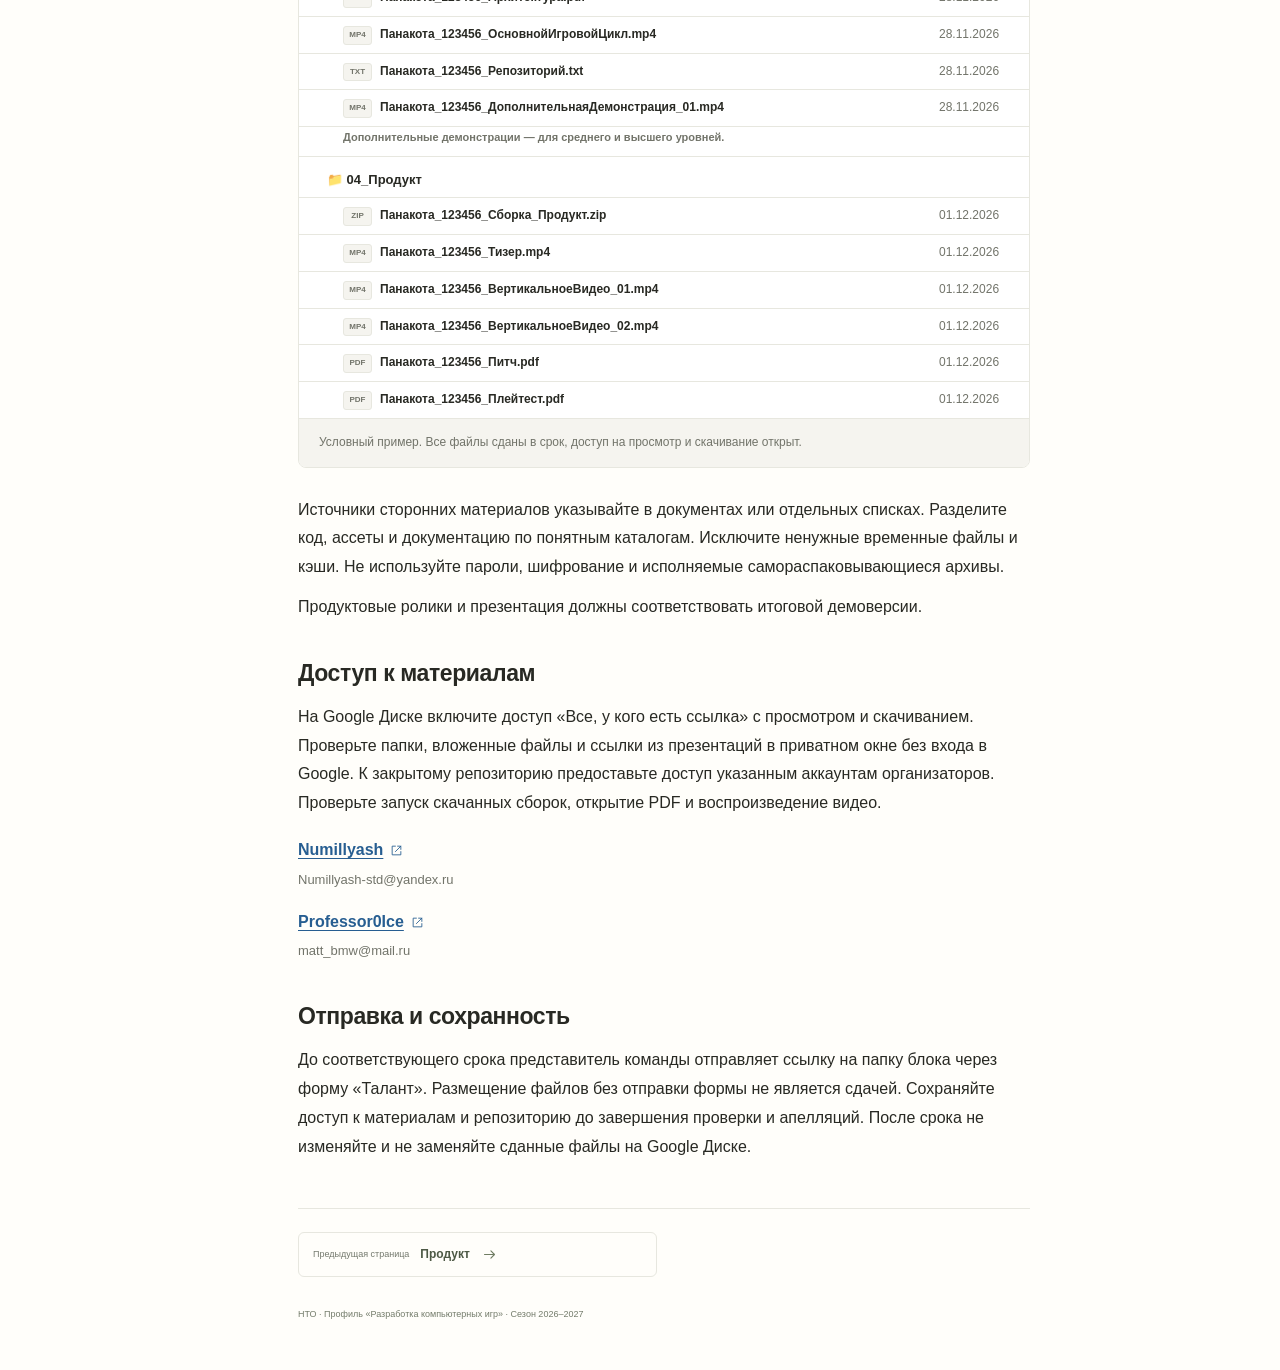
<file: submission/index.html>
<!doctype html>
<html lang="ru"><head><meta charset="utf-8"><meta name="viewport" content="width=device-width, initial-scale=1"><meta name="description" content="Структура папок, имена файлов, доступ и сохранность сданных материалов."><meta name="theme-color" content="#f5f4ef"><title>Порядок сдачи · РКИ 2026–2027</title><script src="../theme.js"></script><link rel="icon" href="../favicon.svg" type="image/svg+xml"><link rel="stylesheet" href="../styles.css"><link rel="stylesheet" href="../extras.css"><link rel="stylesheet" href="../theme.css"><script src="../search-index.js" defer></script><script src="../app.js" defer></script></head>
<body data-base="../" data-page="submission"><a class="skip-link" href="#main-content">Перейти к содержанию</a><div class="app">
<aside class="sidebar" id="sidebar" aria-label="Навигация по заданию"><div class="sidebar-head"><a class="brand" href="../index.html"><span class="brand-mark">Р</span><span class="brand-copy">Разработка игр<small>НТО · 2026–2027</small></span></a></div><button class="search-trigger" type="button" data-search-open><svg viewBox="0 0 24 24" fill="none" stroke="currentColor" stroke-width="1.6" stroke-linecap="round" stroke-linejoin="round" aria-hidden="true"><circle cx="10.5" cy="10.5" r="6.5"/><path d="m16 16 4.5 4.5"/></svg><span>Поиск по заданию</span><kbd>Ctrl K</kbd></button><nav><div class="nav-group"><p class="nav-label">Задание</p><a class="nav-link" href="../index.html"><span class="nav-icon" aria-hidden="true">🗂️</span><span>Обзор задания</span></a><a class="nav-link" href="../general/index.html"><span class="nav-icon" aria-hidden="true">📄</span><span>Общая информация</span></a><a class="nav-link" href="../age-rating/index.html"><span class="nav-icon" aria-hidden="true">🛡️</span><span>Возрастной рейтинг 12+</span></a><a class="nav-link" href="../faq/index.html"><span class="nav-icon" aria-hidden="true">❓</span><span>FAQ</span></a></div><div class="nav-group"><p class="nav-label">Блоки работы</p><a class="nav-link" href="../game-design/index.html"><span class="nav-icon" aria-hidden="true">📝</span><span>Геймдизайн</span></a><a class="nav-link" href="../art/index.html"><span class="nav-icon" aria-hidden="true">🎨</span><span>Арт</span></a><a class="nav-link" href="../programming/index.html"><span class="nav-icon" aria-hidden="true">💻</span><span>Программирование</span></a><a class="nav-link" href="../product/index.html"><span class="nav-icon" aria-hidden="true">🎮</span><span>Продукт</span></a></div><div class="nav-group"><p class="nav-label">Материалы</p><a aria-current="page" class="nav-link is-active" href="../submission/index.html"><span class="nav-icon" aria-hidden="true">📤</span><span>Порядок сдачи</span></a></div></nav><div class="sidebar-foot"><strong>Задание второго этапа</strong><span>Одна комната или одна сцена</span><a class="support-link" href="https://t.me/ontigamedev" target="_blank" rel="noopener noreferrer"><svg viewBox="0 0 24 24" fill="none" stroke="currentColor" stroke-width="1.6" stroke-linecap="round" stroke-linejoin="round" aria-hidden="true"><path d="M21 11.5a8.4 8.4 0 0 1-.9 3.8 8.5 8.5 0 0 1-7.6 4.7 8.4 8.4 0 0 1-3.8-.9L3 21l1.9-5.7a8.4 8.4 0 0 1-.9-3.8 8.5 8.5 0 0 1 4.7-7.6 8.4 8.4 0 0 1 3.8-.9h.5a8.5 8.5 0 0 1 8 8v.5Z"/></svg><span>Вопросы организаторам</span><svg viewBox="0 0 24 24" fill="none" stroke="currentColor" stroke-width="1.6" stroke-linecap="round" stroke-linejoin="round" aria-hidden="true"><path d="M14 4h6v6M20 4 10 14"/><path d="M10 4H4v16h16v-6"/></svg></a></div></aside>
<button class="sidebar-scrim" type="button" aria-label="Закрыть меню" hidden></button>
<main class="main" id="main-content" tabindex="-1"><header class="topbar"><button class="menu-toggle" aria-label="Открыть меню" aria-controls="sidebar" aria-expanded="false"><svg viewBox="0 0 24 24" fill="none" stroke="currentColor" stroke-width="1.6" stroke-linecap="round" stroke-linejoin="round" aria-hidden="true"><path d="M4 6h16M4 12h16M4 18h16"/></svg></button><nav class="breadcrumbs" aria-label="Хлебные крошки"><a href="../index.html">РКИ</a><span class="separator" aria-hidden="true">/</span><span>II этап</span><span class="separator" aria-hidden="true">/</span><span class="current" aria-current="page">Порядок сдачи</span></nav><div class="topbar-actions"><button class="icon-button theme-toggle" type="button" data-theme-toggle aria-label="Включить тёмную тему" aria-pressed="false" title="Включить тёмную тему"><span class="theme-moon"><svg viewBox="0 0 24 24" fill="none" stroke="currentColor" stroke-width="1.6" stroke-linecap="round" stroke-linejoin="round" aria-hidden="true"><path d="M20.7 13.2A8.8 8.8 0 0 1 10.8 3.3 8.8 8.8 0 1 0 20.7 13.2Z"/></svg></span><span class="theme-sun"><svg viewBox="0 0 24 24" fill="none" stroke="currentColor" stroke-width="1.6" stroke-linecap="round" stroke-linejoin="round" aria-hidden="true"><circle cx="12" cy="12" r="4"/><path d="M12 2v2m0 16v2M2 12h2m16 0h2M5 5l1.4 1.4m11.2 11.2L19 19M5 19l1.4-1.4M17.6 6.4 19 5"/></svg></span></button><button class="icon-button" type="button" data-copy-page aria-label="Скопировать ссылку на страницу" title="Скопировать ссылку"><svg viewBox="0 0 24 24" fill="none" stroke="currentColor" stroke-width="1.6" stroke-linecap="round" stroke-linejoin="round" aria-hidden="true"><path d="m10 13 4-4M8 16l-1 1a4.2 4.2 0 0 1-6-6l5-5a4.2 4.2 0 0 1 6 0m0 2 1-1a4.2 4.2 0 0 1 6 6l-5 5a4.2 4.2 0 0 1-6 0" transform="translate(2 0)"/></svg></button><button class="icon-button" type="button" data-print aria-label="Распечатать страницу" title="Печать"><svg viewBox="0 0 24 24" fill="none" stroke="currentColor" stroke-width="1.6" stroke-linecap="round" stroke-linejoin="round" aria-hidden="true"><path d="M7 8V3h10v5M7 17H4V9h16v8h-3M7 14h10v7H7zM16 11h1"/></svg></button></div></header>
<div class="page-layout"><article class="page"><div class="page-icon" aria-hidden="true">📤</div><p class="eyebrow">Материалы и отправка</p><h1 class="page-title">Порядок сдачи</h1><p class="page-lead">Соберите материалы на Google Диске и отправьте ссылку на папку блока через форму «Талант».</p><div class="page-meta"><span class="badge badge-blue">Google Диск</span><span class="badge badge-outline">Форма «Талант»</span><span class="badge badge-outline">4 папки</span></div><div class="content"><section aria-labelledby="structure"><h2 id="structure">Структура материалов</h2><p>Разместите материалы на Google Диске в папке Project_RKI_2026_27 с четырьмя папками блоков. Вместо Project используйте короткое название проекта латиницей без пробелов. Другие хранилища и видеохостинги не заменяют сдачу. Исходный проект передается через Git-репозиторий по ссылке в TXT-файле блока «Программирование».</p><div class="callout"><span class="callout-icon" aria-hidden="true">📁</span><div class="callout-body"><p>К именам файлов в таблице добавляйте единый префикс НазваниеПроекта_ТалантIDКоманды_.</p></div></div><div class="table-wrap" tabindex="0" aria-label="Таблица"><table><thead><tr><th scope="col">Папка</th><th scope="col">Файлы после общего префикса</th></tr></thead><tbody><tr><td>01_Геймдизайн</td><td>Геймдизайн.pdf</td></tr><tr><td>02_Арт</td><td>Артбук.pdf<br>Источники.pdf</td></tr><tr><td>03_Программирование</td><td>Архитектура.pdf<br>ОсновнойИгровойЦикл.mp4<br>Репозиторий.txt<br>Для среднего и высшего уровней — дополнительные демонстрации</td></tr><tr><td>04_Продукт</td><td>Сборка_Продукт.zip<br>Тизер.mp4<br>ВертикальноеВидео_01.mp4<br>ВертикальноеВидео_02.mp4<br>Питч.pdf<br>Плейтест.pdf</td></tr></tbody></table></div><div class="folder-example"><div class="example-heading"><h3 id="folder-example">Пример папки проекта</h3><p>Проект «Панакота» · ТалантID команды 123456</p></div><div class="example-table-wrap"><table aria-label="Пример папки проекта"><thead><tr><th scope="col">Название</th><th scope="col">Сдать до</th></tr></thead><tbody><tr class="example-root"><td colspan="2"><span aria-hidden="true">📂</span> <strong>Panakota_RKI_2026_27</strong></td></tr></tbody><tbody><tr class="example-folder"><th scope="rowgroup" colspan="2"><span aria-hidden="true">📁</span> 01_Геймдизайн</th></tr><tr class="example-file"><td><span class="example-file-label"><span class="example-file-type" aria-hidden="true">PDF</span><span>Панакота_123456_Геймдизайн.pdf</span></span></td><td class="example-deadline">21.11.2026</td></tr></tbody><tbody><tr class="example-folder"><th scope="rowgroup" colspan="2"><span aria-hidden="true">📁</span> 02_Арт</th></tr><tr class="example-file"><td><span class="example-file-label"><span class="example-file-type" aria-hidden="true">PDF</span><span>Панакота_123456_Артбук.pdf</span></span></td><td class="example-deadline">28.11.2026</td></tr><tr class="example-file"><td><span class="example-file-label"><span class="example-file-type" aria-hidden="true">PDF</span><span>Панакота_123456_Источники.pdf</span></span></td><td class="example-deadline">28.11.2026</td></tr></tbody><tbody><tr class="example-folder"><th scope="rowgroup" colspan="2"><span aria-hidden="true">📁</span> 03_Программирование</th></tr><tr class="example-file"><td><span class="example-file-label"><span class="example-file-type" aria-hidden="true">PDF</span><span>Панакота_123456_Архитектура.pdf</span></span></td><td class="example-deadline">28.11.2026</td></tr><tr class="example-file"><td><span class="example-file-label"><span class="example-file-type" aria-hidden="true">MP4</span><span>Панакота_123456_ОсновнойИгровойЦикл.mp4</span></span></td><td class="example-deadline">28.11.2026</td></tr><tr class="example-file"><td><span class="example-file-label"><span class="example-file-type" aria-hidden="true">TXT</span><span>Панакота_123456_Репозиторий.txt</span></span></td><td class="example-deadline">28.11.2026</td></tr><tr class="example-file"><td><span class="example-file-label"><span class="example-file-type" aria-hidden="true">MP4</span><span>Панакота_123456_ДополнительнаяДемонстрация_01.mp4</span></span></td><td class="example-deadline">28.11.2026</td></tr><tr class="example-note"><td colspan="2">Дополнительные демонстрации — для среднего и высшего уровней.</td></tr></tbody><tbody><tr class="example-folder"><th scope="rowgroup" colspan="2"><span aria-hidden="true">📁</span> 04_Продукт</th></tr><tr class="example-file"><td><span class="example-file-label"><span class="example-file-type" aria-hidden="true">ZIP</span><span>Панакота_123456_Сборка_Продукт.zip</span></span></td><td class="example-deadline">01.12.2026</td></tr><tr class="example-file"><td><span class="example-file-label"><span class="example-file-type" aria-hidden="true">MP4</span><span>Панакота_123456_Тизер.mp4</span></span></td><td class="example-deadline">01.12.2026</td></tr><tr class="example-file"><td><span class="example-file-label"><span class="example-file-type" aria-hidden="true">MP4</span><span>Панакота_123456_ВертикальноеВидео_01.mp4</span></span></td><td class="example-deadline">01.12.2026</td></tr><tr class="example-file"><td><span class="example-file-label"><span class="example-file-type" aria-hidden="true">MP4</span><span>Панакота_123456_ВертикальноеВидео_02.mp4</span></span></td><td class="example-deadline">01.12.2026</td></tr><tr class="example-file"><td><span class="example-file-label"><span class="example-file-type" aria-hidden="true">PDF</span><span>Панакота_123456_Питч.pdf</span></span></td><td class="example-deadline">01.12.2026</td></tr><tr class="example-file"><td><span class="example-file-label"><span class="example-file-type" aria-hidden="true">PDF</span><span>Панакота_123456_Плейтест.pdf</span></span></td><td class="example-deadline">01.12.2026</td></tr></tbody></table></div><p class="example-caption">Условный пример. Все файлы сданы в срок, доступ на просмотр и скачивание открыт.</p></div><p>Источники сторонних материалов указывайте в документах или отдельных списках. Разделите код, ассеты и документацию по понятным каталогам. Исключите ненужные временные файлы и кэши. Не используйте пароли, шифрование и исполняемые самораспаковывающиеся архивы.</p><p>Продуктовые ролики и презентация должны соответствовать итоговой демоверсии.</p></section><section aria-labelledby="access"><h2 id="access">Доступ к материалам</h2><p>На Google Диске включите доступ «Все, у кого есть ссылка» с просмотром и скачиванием. Проверьте папки, вложенные файлы и ссылки из презентаций в приватном окне без входа в Google. К закрытому репозиторию предоставьте доступ указанным аккаунтам организаторов. Проверьте запуск скачанных сборок, открытие PDF и воспроизведение видео.</p><div class="account-list"><div class="account"><a href="https://github.com/Numillyash" target="_blank" rel="noopener noreferrer">Numillyash <svg viewBox="0 0 24 24" fill="none" stroke="currentColor" stroke-width="1.6" stroke-linecap="round" stroke-linejoin="round" aria-hidden="true"><path d="M14 4h6v6M20 4 10 14"/><path d="M10 4H4v16h16v-6"/></svg></a><a class="account-email" href="mailto:Numillyash-std@yandex.ru">Numillyash-std@yandex.ru</a></div><div class="account"><a href="https://github.com/Professor0Ice" target="_blank" rel="noopener noreferrer">Professor0Ice <svg viewBox="0 0 24 24" fill="none" stroke="currentColor" stroke-width="1.6" stroke-linecap="round" stroke-linejoin="round" aria-hidden="true"><path d="M14 4h6v6M20 4 10 14"/><path d="M10 4H4v16h16v-6"/></svg></a><a class="account-email" href="mailto:matt_bmw@mail.ru">matt_bmw@mail.ru</a></div></div></section><section aria-labelledby="send"><h2 id="send">Отправка и сохранность</h2><p>До соответствующего срока представитель команды отправляет ссылку на папку блока через форму «Талант». Размещение файлов без отправки формы не является сдачей. Сохраняйте доступ к материалам и репозиторию до завершения проверки и апелляций. После срока не изменяйте и не заменяйте сданные файлы на Google Диске.</p></section></div><nav class="page-navigation" aria-label="Соседние страницы"><a class="prev" href="../product/index.html"><small>Предыдущая страница</small><strong>Продукт</strong><span class="nav-arrow"><svg viewBox="0 0 24 24" fill="none" stroke="currentColor" stroke-width="1.6" stroke-linecap="round" stroke-linejoin="round" aria-hidden="true"><path d="M5 12h14m-5-5 5 5-5 5"/></svg></span></a><span></span></nav><footer class="page-footer">НТО · Профиль «Разработка компьютерных игр» · Сезон 2026–2027</footer></article><aside class="toc" aria-label="На этой странице"><p class="toc-title">На этой странице</p><a href="#structure">Структура материалов</a><a href="#access">Доступ к материалам</a><a href="#send">Отправка и сохранность</a></aside></div></main></div>
<div class="search-overlay" hidden><div class="search-dialog" role="dialog" aria-modal="true" aria-label="Поиск по заданию"><div class="search-header"><svg viewBox="0 0 24 24" fill="none" stroke="currentColor" stroke-width="1.6" stroke-linecap="round" stroke-linejoin="round" aria-hidden="true"><circle cx="10.5" cy="10.5" r="6.5"/><path d="m16 16 4.5 4.5"/></svg><input class="search-input" type="search" placeholder="Поиск по страницам и разделам" aria-label="Поисковый запрос" autocomplete="off" aria-controls="search-results"><button class="search-close" type="button" aria-label="Закрыть поиск"><svg viewBox="0 0 24 24" fill="none" stroke="currentColor" stroke-width="1.6" stroke-linecap="round" stroke-linejoin="round" aria-hidden="true"><path d="m6 6 12 12M18 6 6 18"/></svg></button></div><div class="search-results" id="search-results" aria-live="polite"></div><div class="search-hint"><span>↑ ↓ выбрать · Enter открыть</span><span>Esc закрыть</span></div></div></div><div class="toast" role="status" aria-live="polite"></div>
</body></html>
</file>
<file: styles.css>
/* RKI — a calm reading workspace. No external fonts or assets required. */
:root {
  color-scheme: light;
  --paper: #fffefa;
  --sidebar: #f5f4ef;
  --surface: #ffffff;
  --hover: #ebeae4;
  --ink: #282923;
  --muted: #72746a;
  --faint: #74796d;
  --line: #e7e7df;
  --blue: #275e91;
  --blue-soft: #edf3f9;
  --green: #486d55;
  --sidebar-width: 254px;
  --radius: 8px;
  font-family: -apple-system, BlinkMacSystemFont, "Segoe UI", Inter, Arial, sans-serif;
  font-synthesis: none;
  text-rendering: optimizeLegibility;
  -webkit-font-smoothing: antialiased;
}

*, *::before, *::after { box-sizing: border-box; }
html { scroll-behavior: smooth; scroll-padding-top: 96px; }
body { margin: 0; color: var(--ink); background: var(--paper); font-size: 15px; line-height: 1.65; }
body.menu-open { overflow: hidden; }
button, input, select, textarea { font: inherit; }
button, a { -webkit-tap-highlight-color: transparent; }
button { color: inherit; }
button:not(:disabled), summary { cursor: pointer; }
button { background: none; }
a { color: var(--blue); text-underline-offset: 3px; text-decoration-thickness: 1px; }
a:hover { text-decoration-color: currentColor; }
button:focus-visible, a:focus-visible, input:focus-visible, summary:focus-visible { outline: 3px solid #5c8ebd; outline-offset: 4px; }
::selection { background: #dceafa; color: #192d43; }
[hidden] { display: none !important; }
svg { display: block; flex-shrink: 0; }
button svg, .nav-icon svg, .card-arrow svg { width: 18px; height: 18px; }
.skip-link { position: fixed; z-index: 100; top: 12px; left: 12px; padding: 8px 14px; border-radius: 6px; background: var(--ink); color: white; transform: translateY(-150%); }
.skip-link:focus { transform: translateY(0); }

/* Sidebar */
.app { min-height: 100vh; }
.sidebar { position: fixed; z-index: 40; inset: 0 auto 0 0; width: var(--sidebar-width); display: flex; flex-direction: column; background: var(--sidebar); border-right: 1px solid var(--line); overflow-y: auto; scrollbar-width: thin; }
.sidebar-head { padding: 25px 18px 21px; }
.brand { display: flex; gap: 10px; align-items: center; color: var(--ink); text-decoration: none; }
.brand-mark { width: 34px; height: 34px; display: grid; place-items: center; flex: 0 0 auto; border: 1px solid #d3d8cb; border-radius: 8px; background: #edf0e6; font-weight: 750; font-size: 17px; letter-spacing: -1px; }
.brand-copy { min-width: 0; font-size: 13px; line-height: 1.35; font-weight: 650; }
.brand-copy small { display: block; margin-top: 3px; color: var(--muted); font-size: 11px; font-weight: 400; letter-spacing: .02em; }
.workspace-label { margin: 0 18px 10px; color: var(--faint); font-size: 10px; line-height: 1.5; font-weight: 650; letter-spacing: .12em; text-transform: uppercase; }
.search-trigger { width: calc(100% - 28px); display: flex; align-items: center; gap: 9px; margin: 0 14px 24px; padding: 8px 10px; border: 1px solid #ddded5; border-radius: 6px; color: var(--muted); background: #fbfbf7; text-align: left; font-size: 13px; line-height: 1.5; transition: background .15s ease, border-color .15s ease; }
.search-trigger:hover { background: white; border-color: #c6c9bd; }
.search-trigger span { flex: 1; }
kbd { padding: 1px 5px; border: 1px solid #e1e2db; border-radius: 3px; color: var(--muted); background: #f8f8f4; font: 10px/1.5 inherit; white-space: nowrap; }
.nav-group { margin: 0 10px 22px; }
.nav-label { margin: 0 10px 8px; color: var(--faint); font-size: 10px; font-weight: 650; text-transform: uppercase; letter-spacing: .1em; }
.nav-link { position: relative; min-height: 38px; display: flex; align-items: center; gap: 10px; padding: 8px 10px; margin: 2px 0; border-radius: 5px; color: #696c61; text-decoration: none; font-size: 13px; font-weight: 450; line-height: 1.45; transition: color .15s ease, background .15s ease; }
.nav-link:hover { color: var(--ink); background: var(--hover); }
.nav-link.is-active, .nav-link[aria-current="page"] { color: #244f77; background: #e7edf2; font-weight: 600; }
.nav-link.is-active::before, .nav-link[aria-current="page"]::before { position: absolute; left: -10px; top: 9px; bottom: 9px; width: 3px; border-radius: 0 2px 2px 0; background: #44769e; content: ""; }
.nav-icon { width: 18px; flex: 0 0 18px; display: grid; place-items: center; color: currentColor; font-size: 15px; line-height: 1; }
.nav-link .nav-number { margin-left: auto; color: var(--faint); font-size: 10px; font-variant-numeric: tabular-nums; }
.sidebar-foot { margin-top: auto; padding: 20px 20px 22px; border-top: 1px solid var(--line); color: var(--faint); font-size: 10px; line-height: 1.65; }
.sidebar-foot strong { display: block; color: var(--muted); font-size: 11px; font-weight: 550; }
.sidebar-foot a { color: inherit; }
.sidebar-scrim { display: none; }

/* Application chrome and reading grid */
.main { min-height: 100vh; margin-left: var(--sidebar-width); }
.topbar { position: sticky; z-index: 20; top: 0; min-height: 57px; display: flex; align-items: center; justify-content: space-between; gap: 20px; padding: 0 35px; border-bottom: 1px solid #efefe9; background: var(--paper); }
.breadcrumbs { min-width: 0; display: flex; align-items: center; flex-wrap: wrap; gap: 9px; color: var(--muted); font-size: 11px; line-height: 1.45; }
.breadcrumbs a { color: var(--muted); text-decoration: none; }
.breadcrumbs a:hover { color: var(--ink); }
.breadcrumbs .separator, .breadcrumbs > .sep { color: #b7baaf; }
.breadcrumbs [aria-current], .breadcrumbs .current { color: #4b4e43; }
.topbar-actions { display: flex; gap: 8px; align-items: center; color: var(--faint); font-size: 10px; white-space: nowrap; }
.topbar-actions .status-dot { width: 5px; height: 5px; border-radius: 50%; background: #7b9873; }
.icon-button, .menu-toggle, .search-close { width: 30px; height: 30px; display: grid; place-items: center; padding: 4px; border: 0; border-radius: 4px; color: var(--muted); }
.icon-button:hover, .menu-toggle:hover, .search-close:hover { background: var(--hover); color: var(--ink); }
.menu-toggle { display: none; }
.page-layout { display: grid; grid-template-columns: minmax(0, 760px) 150px; gap: 56px; max-width: 1102px; padding: 61px 44px 48px; margin: 0 auto; }
.page { min-width: 0; }
.page-icon { display: flex; align-items: center; width: fit-content; height: 46px; margin: 0 0 19px; color: #647654; font-size: 40px; line-height: 1; }
.page-icon svg { width: 42px; height: 42px; stroke-width: 1.4; }
.eyebrow { margin: 0 0 10px; color: var(--faint); font-size: 10px; font-weight: 650; letter-spacing: .12em; text-transform: uppercase; }
.page-title { margin: 0; font-size: clamp(38px, 3.2vw, 42px); line-height: 1.15; letter-spacing: -.035em; font-weight: 720; text-wrap: balance; }
.page-lead { max-width: 660px; margin: 19px 0 0; color: var(--muted); font-size: 16px; line-height: 1.75; }
.page-meta { display: flex; align-items: center; flex-wrap: wrap; gap: 8px; margin-top: 24px; color: var(--muted); font-size: 11px; }
.badge { display: inline-flex; align-items: center; width: fit-content; gap: 5px; padding: 3px 8px; border-radius: 4px; background: #eeeee8; color: #62675a; font-size: 10px; font-weight: 550; line-height: 1.6; white-space: nowrap; }
.badge-blue { color: #315e85; background: #eaf1f7; }
.badge-green { color: #4c6b4f; background: #edf2e8; }
.badge-outline { border: 1px solid var(--line); padding-top: 2px; padding-bottom: 2px; color: var(--muted); background: transparent; }
.page-divider { border: 0; border-top: 1px solid var(--line); margin: 30px 0 34px; }
.content { margin-top: 37px; font-size: 16px; line-height: 1.8; }
.content > :first-child { margin-top: 0; }
.content h2 { margin: 36px 0 14px; color: var(--ink); font-size: 23px; line-height: 1.35; font-weight: 670; letter-spacing: -.018em; scroll-margin-top: 90px; }
.content h3 { margin: 26px 0 10px; font-size: 18px; line-height: 1.4; font-weight: 650; letter-spacing: -.01em; scroll-margin-top: 90px; }
.content h4 { margin: 22px 0 8px; font-size: 13px; font-weight: 650; }
.content p { margin: 11px 0; }
.content strong { font-weight: 650; color: var(--ink); }
.content ul, .content ol { margin: 12px 0 18px; padding-left: 23px; }
.content li { padding-left: 3px; margin: 7px 0; }
.content li::marker { color: #888e7f; }
.content li > ul, .content li > ol { margin-top: 7px; margin-bottom: 8px; }
.content hr { margin: 29px 0; border: 0; border-top: 1px solid var(--line); }
.content blockquote { margin: 22px 0; padding: 2px 0 2px 18px; border-left: 3px solid #cbd6c0; color: var(--muted); }
.content code { padding: 2px 5px; border-radius: 4px; background: #f0f0eb; color: #58694b; font-family: "Cascadia Code", Consolas, monospace; font-size: .9em; overflow-wrap: anywhere; }
.content pre { margin: 18px 0; padding: 16px 18px; border: 1px solid var(--line); border-radius: 6px; background: #f7f7f2; overflow-x: auto; font-size: 12px; }
.content pre code { padding: 0; background: transparent; color: var(--ink); }
.content a { overflow-wrap: anywhere; }
.content small, .muted { color: var(--muted); }
.content .caption { margin-top: 9px; color: var(--faint); font-size: 11px; }
.home-intro { margin: 25px 0 28px; font-size: 16px; line-height: 1.8; color: #53594c; }
.home-intro p { margin: 0 0 12px; }
.cover { position: relative; height: 112px; margin: -5px 0 31px; overflow: hidden; border: 1px solid #e2e7e7; border-radius: 8px; background: #eef3f4; }
.cover::before { position: absolute; top: 19px; right: 27px; width: 112px; height: 112px; border: 1px solid #ccd9db; border-radius: 15px; transform: rotate(-17deg); content: ""; }
.cover::after { position: absolute; top: -43px; right: 103px; width: 134px; height: 134px; border: 1px solid #d0dcdd; border-radius: 50%; content: ""; }
.stats-grid { display: grid; grid-template-columns: repeat(3, minmax(0, 1fr)); margin: 25px 0 31px; border: 1px solid var(--line); border-radius: 7px; background: #fdfdf9; }
.stat { min-width: 0; padding: 16px 19px; }
.stat + .stat { border-left: 1px solid var(--line); }
.stat-label { display: block; margin: 0; color: var(--muted); font-size: 11px; line-height: 1.5; }
.stat-value { display: block; margin-top: 4px; color: #42563a; font-size: 24px; font-weight: 650; line-height: 1.35; letter-spacing: -.025em; }
.level-heading { scroll-margin-top: 90px; }

/* Useful document blocks */
.callout { display: flex; gap: 12px; margin: 23px 0; padding: 16px 18px; border: 1px solid #dfe7ee; border-radius: 6px; background: #f1f5f9; color: #4e606f; font-size: 14px; line-height: 1.8; }
.callout-icon { flex: 0 0 19px; margin-top: 2px; color: #65809b; font-size: 17px; line-height: 1.4; }
.callout-icon svg { width: 18px; height: 18px; }
.callout-body { min-width: 0; }
.callout-body p { margin: 0; }
.callout-body p + p { margin-top: 8px; }
.callout-body strong { color: #3c5367; }
.callout-neutral { border-color: #e5e7dc; background: #f5f6ef; color: #656d59; }
.callout-neutral .callout-icon { color: #79866a; }
.callout-neutral .callout-body strong { color: #505e43; }
.page-grid { display: grid; grid-template-columns: repeat(2, minmax(0, 1fr)); gap: 12px; margin: 20px 0 25px; }
.page-card { position: relative; min-width: 0; min-height: 139px; display: flex; flex-direction: column; padding: 18px 19px; border: 1px solid var(--line); border-radius: 7px; color: var(--ink); background: var(--surface); text-decoration: none; transition: background .15s ease, border-color .15s ease, box-shadow .15s ease; }
.page-card:hover { background: #fcfcf8; border-color: #cfd5c7; box-shadow: 0 3px 10px #30372505; }
.card-icon { width: 26px; height: 26px; display: grid; place-items: center; margin-bottom: 13px; color: #687a58; font-size: 22px; line-height: 1; }
.card-icon svg { width: 24px; height: 24px; stroke-width: 1.5; }
.card-title { padding-right: 22px; font-size: 15px; font-weight: 650; line-height: 1.4; }
.card-description { max-width: 275px; margin-top: 5px; color: var(--muted); font-size: 13px; line-height: 1.65; }
.card-arrow { position: absolute; right: 18px; top: 20px; color: #a5ad9c; font-size: 16px; }
.page-card .badge { position: absolute; right: 17px; bottom: 17px; font-size: 9px; }
.table-wrap { width: 100%; overflow-x: auto; margin: 19px 0 24px; border: 1px solid var(--line); border-radius: 6px; }
.content table { width: 100%; border-collapse: collapse; text-align: left; font-size: 14px; line-height: 1.75; }
.content th { padding: 11px 14px; background: #f5f6f0; color: #73786b; font-size: 10px; font-weight: 650; vertical-align: top; text-transform: uppercase; letter-spacing: .04em; }
.content td { padding: 13px 14px; border-top: 1px solid var(--line); vertical-align: top; }
.content td + td, .content th + th { border-left: 1px solid var(--line); }
.content td:first-child { color: #454c3e; font-weight: 550; }
.content td p { margin: 0; }
.content td p + p { margin-top: 7px; }
.content td ul { margin: 0; padding-left: 16px; }
.content td li { margin: 0 0 5px; }
.content details { margin: 12px 0; border: 1px solid var(--line); border-radius: 6px; background: #fffefa; }
.content summary { padding: 13px 15px; color: #4e5845; font-size: 14px; font-weight: 600; }
.content details[open] summary { border-bottom: 1px solid var(--line); }
.content details > :not(summary) { margin: 12px 16px; }
.content .file-list { list-style: none; margin: 17px 0 25px; padding: 0; border: 1px solid var(--line); border-radius: 6px; overflow: hidden; }
.file-list > li { display: flex; align-items: flex-start; gap: 11px; margin: 0; padding: 13px 15px; background: #fffefa; }
.file-list > li + li { border-top: 1px solid var(--line); }
.file-icon { display: grid; place-items: center; width: 26px; height: 31px; flex: 0 0 26px; padding: 5px; border: 1px solid #e2e5da; border-radius: 4px; color: #7d8a6d; background: #f5f7ef; font-size: 9px; font-weight: 650; line-height: 1; }
.file-icon svg { width: 17px; height: 19px; }
.file-name { color: #47533f; font-size: 14px; font-weight: 600; }
.file-description { display: block; margin-top: 2px; color: var(--muted); font-size: 13px; line-height: 1.6; }
.level { margin: 20px 0; padding: 19px 20px; border: 1px solid var(--line); border-radius: 6px; background: #fffefa; }
.level-header { display: flex; align-items: center; gap: 10px; justify-content: space-between; margin-bottom: 11px; }
.level-header h3, .level > h3:first-child { margin: 0; }
.level p:last-child, .level ul:last-child { margin-bottom: 0; }
.level p:first-of-type { margin-top: 0; }
.level .level-score { flex-shrink: 0; color: var(--blue); font-size: 11px; font-weight: 600; }

/* Outline and document navigation */
.toc { position: sticky; align-self: start; top: 108px; margin-top: 57px; padding-left: 15px; border-left: 1px solid var(--line); font-size: 10px; line-height: 1.65; }
.toc-title { margin-bottom: 12px; color: var(--faint); font-size: 9px; font-weight: 650; text-transform: uppercase; letter-spacing: .1em; }
.toc a { display: block; margin: 8px 0; color: #747c6b; text-decoration: none; }
.toc a:hover, .toc a.is-active, .toc a[aria-current="true"] { color: #46663a; }
.toc a.is-active, .toc a[aria-current="true"] { font-weight: 600; }
.toc .toc-sub { padding-left: 10px; font-size: 9px; }
.page-navigation { display: grid; grid-template-columns: 1fr 1fr; gap: 14px; margin-top: 46px; padding-top: 23px; border-top: 1px solid var(--line); }
.page-navigation > a { min-width: 0; display: flex; align-items: center; gap: 11px; padding: 12px 14px; border: 1px solid var(--line); border-radius: 6px; color: #4d5945; text-decoration: none; font-size: 12px; line-height: 1.6; }
.page-navigation > a:hover { border-color: #cbd3c2; background: #fafbf5; }
.page-navigation > a.next { justify-content: flex-end; text-align: right; grid-column: 2; }
.page-navigation small { display: block; color: var(--faint); font-size: 9px; font-weight: 400; }
.page-navigation strong { font-weight: 550; }
.page-navigation .nav-arrow { color: #707d63; font-size: 17px; }
.page-footer { margin-top: 30px; display: flex; justify-content: space-between; gap: 16px; color: #747c6b; font-size: 9px; }

/* Search dialog */
.search-overlay { position: fixed; z-index: 80; inset: 0; padding: min(17vh, 140px) 20px 30px; display: flex; align-items: flex-start; justify-content: center; background: #20271d55; backdrop-filter: blur(2px); overflow-y: auto; }
.search-dialog { width: min(590px, 100%); overflow: hidden; border: 1px solid #dddccd; border-radius: 10px; background: var(--paper); box-shadow: 0 20px 70px #17220f33; }
.search-header { display: flex; align-items: center; gap: 11px; padding: 12px 15px; border-bottom: 1px solid var(--line); color: var(--muted); }
.search-header > svg { width: 20px; height: 20px; }
.search-input { width: 100%; min-width: 0; padding: 6px 0; border: 0; outline: 0; color: var(--ink); background: transparent; font-size: 14px; }
.search-input::placeholder { color: #747c6b; }
.search-input:focus-visible { outline: none; }
.search-header:focus-within { box-shadow: inset 0 -2px #7b9fbd; }
.search-results { max-height: min(54vh, 470px); padding: 8px; overflow-y: auto; }
.search-result { display: flex; gap: 12px; padding: 12px 11px; border-radius: 5px; color: var(--ink); text-decoration: none; font-size: 12px; line-height: 1.6; }
.search-result:hover, .search-result:focus, .search-result.is-selected { outline-offset: -3px; background: #edf1e7; }
.search-result strong { display: block; font-size: 12px; font-weight: 600; }
.search-result small, .search-result p { display: block; margin: 2px 0 0; color: var(--muted); font-size: 11px; }
.search-result .nav-icon { margin-top: 3px; color: #778667; }
.search-result mark { padding: 0 1px; border-radius: 2px; color: #35552c; background: #dfe9ce; }
.search-empty { padding: 27px 18px 31px; color: var(--muted); text-align: center; font-size: 12px; }
.search-hint { display: flex; gap: 13px; flex-wrap: wrap; padding: 10px 16px; border-top: 1px solid var(--line); color: var(--faint); font-size: 10px; }

@media (min-width: 1550px) {
  .page-layout { max-width: 1170px; gap: 74px; padding-top: 72px; }
}
@media (max-width: 1220px) {
  .page-layout { grid-template-columns: minmax(0, 760px); max-width: 848px; padding-right: 44px; padding-left: 44px; }
  .toc { display: none; }
}
@media (max-width: 960px) {
  :root { --sidebar-width: 225px; }
  .sidebar-head { padding-left: 15px; padding-right: 15px; }
  .brand-copy { font-size: 12px; }
  .brand-copy small { font-size: 10px; }
  .topbar { padding-left: 26px; padding-right: 26px; }
  .page-layout { padding: 45px 32px 35px; }
  .page-title { font-size: 38px; }
  .page-grid { gap: 10px; }
  .page-card { padding: 16px; }
}
@media (max-width: 760px) {
  :root { --sidebar-width: 254px; }
  .sidebar { transform: translateX(-100%); transition: transform .2s ease; box-shadow: none; }
  .menu-open .sidebar { transform: translateX(0); box-shadow: 6px 0 30px #20271d1c; }
  .sidebar-scrim { position: fixed; z-index: 35; inset: 0; border: 0; background: #1c241b55; }
  .menu-open .sidebar-scrim { display: block; }
  .main { margin-left: 0; }
  .topbar { min-height: 54px; padding: 0 19px 0 13px; gap: 10px; }
  .menu-toggle { display: grid; flex: 0 0 30px; }
  .breadcrumbs { flex: 1; font-size: 10px; gap: 7px; }
  .topbar-actions { font-size: 9px; }
  .page-layout { max-width: 760px; padding: 37px 25px 32px; }
  .page-icon { margin-bottom: 17px; font-size: 35px; }
  .page-icon svg { width: 37px; height: 37px; }
  .page-title { font-size: 30px; }
  .page-lead { font-size: 15.5px; }
  .page-meta { margin-top: 20px; }
  .content { margin-top: 30px; font-size: 15.5px; }
  .home-intro { font-size: 15.5px; }
  .content h2 { font-size: 21px; }
  .search-overlay { padding-top: 80px; }
}
@media (max-width: 460px) {
  .page-layout { padding-left: 20px; padding-right: 20px; }
  .page-title { font-size: 28px; }
  .page-lead { font-size: 15.5px; }
  .topbar-actions .desktop-only, .topbar-actions .status-text { display: none; }
  .breadcrumbs { max-width: calc(100vw - 116px); flex-wrap: nowrap; overflow: hidden; white-space: nowrap; }
  .breadcrumbs .current, .breadcrumbs [aria-current] { overflow: hidden; text-overflow: ellipsis; }
  .page-grid { grid-template-columns: 1fr; }
  .page-card { min-height: 123px; }
  .cover { height: 100px; margin-bottom: 26px; }
  .stat { padding: 13px 11px; }
  .stat-label { font-size: 10px; }
  .stat-value { font-size: 21px; }
  .card-icon { margin-bottom: 10px; }
  .callout { gap: 10px; padding: 14px; }
  .content th, .content td { padding: 10px 11px; }
  .level { padding: 15px; }
  .level-header { align-items: flex-start; }
  .page-navigation { gap: 8px; }
  .page-navigation > a { gap: 7px; padding: 10px; font-size: 10px; }
  .page-navigation small { font-size: 8px; }
  .page-footer { flex-direction: column; gap: 3px; }
}
@media (prefers-reduced-motion: reduce) {
  html { scroll-behavior: auto; }
  *, *::before, *::after { animation-duration: .01ms !important; transition-duration: .01ms !important; animation-iteration-count: 1 !important; }
}
@media print {
  @page { margin: 18mm; }
  :root { --paper: #fff; --ink: #111; --muted: #555; }
  body { font-size: 11pt; background: white; }
  .sidebar, .sidebar-scrim, .topbar, .toc, .page-navigation, .search-overlay, .page-footer, .skip-link, .cover { display: none !important; }
  .main { margin: 0; }
  .page-layout { display: block; max-width: none; padding: 0; }
  .page-title { font-size: 26pt; }
  .page-icon { height: 30px; font-size: 28px; margin-bottom: 12px; }
  .page-lead { font-size: 11pt; max-width: none; }
  .content { font-size: 10pt; line-height: 1.6; margin-top: 22px; }
  .content h2 { font-size: 15pt; margin-top: 22px; break-after: avoid; }
  .content h3 { font-size: 12pt; break-after: avoid; }
  .page-card, .callout, .level, .file-list > li, tr { break-inside: avoid; }
  .table-wrap { overflow: visible; }
  a { color: inherit; }
  .page-card { box-shadow: none; }
  .content details > :not(summary) { display: block; }
  .badge, .callout, .page-card, th { -webkit-print-color-adjust: exact; print-color-adjust: exact; }
}
</file>
<file: extras.css>
.resource-link{display:inline-flex;max-width:100%;align-items:center;gap:10px;margin:8px 0;padding:8px 0;font-weight:550;text-decoration:none}.resource-link>svg{width:18px;height:18px}.resource-link>svg:last-child{width:14px;height:14px;margin-left:4px}.resource-link:hover span{text-decoration:underline}.account-list{display:grid;gap:14px;margin:18px 0}.account>a:first-child{display:flex;align-items:center;gap:7px;width:fit-content;font-weight:600}.account a svg{width:13px;height:13px}.account-email{font-size:13px;color:var(--muted);text-decoration:none}.file-list>li{position:relative}.file-list .copy-file{margin-left:auto;flex-shrink:0}.file-list>li>div{min-width:0;flex:1}.file-name{overflow-wrap:anywhere}.search-open{overflow:hidden}.search-result-path{display:block;font-size:11px;color:var(--muted);margin-bottom:4px}.search-result strong{display:block}.search-result p{margin:5px 0 0;font-size:13px;color:var(--muted);line-height:1.55}.search-result.is-selected{background:var(--blue-soft)}.search-result mark{background:#eee9c9;color:var(--ink);border-radius:2px}.search-empty strong{font-weight:600;color:var(--ink)}.search-empty p{margin:8px 0}.toast{position:fixed;z-index:150;bottom:24px;left:calc(50% + 127px);max-width:calc(100vw - 32px);padding:10px 16px;border-radius:6px;background:#30332f;color:#fff;font-size:13px;box-shadow:0 4px 24px #0002;transform:translate(-50%,12px);opacity:0;pointer-events:none;transition:opacity .15s,transform .15s}.toast.visible{opacity:1;transform:translate(-50%,0)}.table-wrap:focus-visible{outline:2px solid var(--blue);outline-offset:3px}.secondary-text{color:var(--muted);font-size:14px}.page:has(.stats-grid) .page-title{max-width:700px}.page-card .badge{margin-top:10px}.page-grid .page-card{align-items:flex-start}.page-grid .card-description{margin:5px 0 0}.page-navigation .nav-arrow svg{width:17px;height:17px}.content section+section{margin-top:34px}@media(max-width:760px){.toast{left:50%}.account-email{font-size:12px}.resource-link{font-size:14px}.breadcrumbs>span:not(.current):not(.separator){display:none}}@media print{.search-overlay,.toast,.copy-file{display:none!important}.resource-link{color:#000}.page-navigation{display:none}}
.support-link{display:flex;align-items:center;gap:7px;margin-top:14px;color:var(--blue)!important;text-decoration:none;font-size:11px}.support-link:hover{text-decoration:underline}.support-link svg{width:14px;height:14px}.support-link svg:last-child{width:11px;height:11px;margin-left:auto}

.folder-example { margin: 28px 0; border: 1px solid var(--line); border-radius: 8px; overflow: hidden; background: var(--surface); }
.example-heading { padding: 18px 20px; border-bottom: 1px solid var(--line); }
.content .example-heading h3 { margin: 0 0 5px; color: var(--ink); font-size: 18px; }
.content .example-heading p { margin: 0; color: var(--muted); font-size: 13px; }
.example-table-wrap { min-width: 0; }
.content .folder-example table { width: 100%; margin: 0; table-layout: fixed; font-size: 12px; }
.content .folder-example th, .content .folder-example td { padding: 8px 14px; border: 0; border-bottom: 1px solid var(--line); color: var(--ink); line-height: 1.5; }
.content .folder-example thead th { color: var(--muted); background: var(--sidebar); font-size: 10px; }
.content .folder-example thead th:last-child { width: 104px; }
.content .folder-example .example-root td { padding: 13px 14px; background: var(--blue-soft); overflow-wrap: anywhere; }
.content .folder-example .example-folder th { padding-top: 13px; padding-left: 28px; text-align: left; background: var(--surface); text-transform: none; letter-spacing: normal; font-size: 13px; overflow-wrap: anywhere; }
.content .folder-example .example-file td:first-child { padding-left: 44px; }
.example-file-label { display: flex; align-items: flex-start; gap: 8px; min-width: 0; }
.example-file-label > span:last-child { min-width: 0; overflow-wrap: anywhere; }
.example-file-type { flex: 0 0 29px; margin-top: 1px; padding: 2px 0; border: 1px solid var(--line); border-radius: 3px; background: var(--sidebar); color: var(--muted); text-align: center; font-size: 8px; font-weight: 700; line-height: 1.6; }
.example-deadline { color: var(--muted)!important; font-variant-numeric: tabular-nums; white-space: nowrap; }
.content .folder-example .example-note td { padding: 2px 14px 10px 44px; color: var(--muted); font-size: 11px; }
.content .folder-example .example-caption { margin: 0; padding: 13px 20px; color: var(--muted); background: var(--sidebar); font-size: 12px; }
@media (max-width: 460px) {
  .example-heading { padding: 15px 12px; }
  .content .folder-example th, .content .folder-example td { padding-right: 9px; padding-left: 9px; }
  .content .folder-example thead th:last-child { width: 88px; }
  .content .folder-example .example-folder th { padding-left: 16px; }
  .content .folder-example .example-file td:first-child, .content .folder-example .example-note td { padding-left: 20px; }
  .example-file-type { display: none; }
  .content .folder-example .example-caption { padding: 12px; }
}
@media print { .folder-example { overflow: visible; } .example-heading, .example-folder { break-after: avoid; } }
</file>
<file: theme.css>
/* The choice is applied before the page styles load to avoid a bright flash. */
.theme-toggle .theme-sun { display: none; }
:root[data-theme="dark"] .theme-toggle .theme-moon { display: none; }
:root[data-theme="dark"] .theme-toggle .theme-sun { display: block; }
.theme-toggle span { line-height: 1; }

@media screen {
  :root[data-theme="dark"] {
    color-scheme: dark;
    --paper: #1c1d1a;
    --sidebar: #232420;
    --surface: #242622;
    --hover: #30332b;
    --ink: #e9ebe5;
    --muted: #b1b6a8;
    --faint: #a0a798;
    --line: #3a3d35;
    --blue: #a0c6f0;
    --blue-soft: #263647;
    --green: #adc7ac;
  }
  :root[data-theme="dark"] ::selection { background: #355471; color: #f6f8fc; }
  :root[data-theme="dark"] :is(button, a, input, summary):focus-visible { outline-color: #a0c6f0; }
  :root[data-theme="dark"] .brand-mark { color: #c2d2b4; background: #30382b; border-color: #4b5643; }
  :root[data-theme="dark"] .search-trigger { background: #292b25; border-color: #42463b; }
  :root[data-theme="dark"] .search-trigger:hover { background: #33372d; border-color: #606954; }
  :root[data-theme="dark"] kbd { color: var(--muted); background: #30332c; border-color: #4b5143; }
  :root[data-theme="dark"] .nav-link { color: var(--muted); }
  :root[data-theme="dark"] .nav-link:hover { color: var(--ink); background: var(--hover); }
  :root[data-theme="dark"] .nav-link[aria-current="page"] { color: #bed9f6; background: #2b3b4a; }
  :root[data-theme="dark"] .nav-link[aria-current="page"]::before { background: #95bde5; }
  :root[data-theme="dark"] .topbar { border-bottom-color: var(--line); }
  :root[data-theme="dark"] .breadcrumbs :is(.separator, .sep) { color: #858e7d; }
  :root[data-theme="dark"] .breadcrumbs .current { color: #cbd1c1; }
  :root[data-theme="dark"] .page-icon { color: #aec29b; }
  :root[data-theme="dark"] .badge { color: #c1cbb5; background: #343a2e; }
  :root[data-theme="dark"] .badge-blue { color: #bdd9f8; background: #2a3b4c; }
  :root[data-theme="dark"] .badge-green { color: #c2ddbd; background: #2e3e2d; }
  :root[data-theme="dark"] .badge-outline { color: var(--muted); background: transparent; }
  :root[data-theme="dark"] .content li::marker { color: #acb59e; }
  :root[data-theme="dark"] .content blockquote { border-color: #677b56; }
  :root[data-theme="dark"] .content code { color: #c9daba; background: #2f3529; }
  :root[data-theme="dark"] .content pre { background: #242821; }
  :root[data-theme="dark"] .content pre code { color: var(--ink); background: transparent; }
  :root[data-theme="dark"] .home-intro { color: #c4cdb9; }
  :root[data-theme="dark"] .cover { background: #293438; border-color: #435257; }
  :root[data-theme="dark"] .cover::before,
  :root[data-theme="dark"] .cover::after { border-color: #576e73; }
  :root[data-theme="dark"] .stats-grid { background: #242821; }
  :root[data-theme="dark"] .stat-value { color: #bfd2ae; }
  :root[data-theme="dark"] .callout { color: #c1d2e2; background: #26323e; border-color: #415364; }
  :root[data-theme="dark"] .callout-icon { color: #a6c1dc; }
  :root[data-theme="dark"] .callout-body strong { color: #d0e2f4; }
  :root[data-theme="dark"] .callout-neutral { color: #c4ceb7; background: #2e3529; border-color: #495640; }
  :root[data-theme="dark"] .callout-neutral .callout-icon,
  :root[data-theme="dark"] .callout-neutral .callout-body strong { color: #c2d4af; }
  :root[data-theme="dark"] .page-card:hover { background: #2b3027; border-color: #5c6750; box-shadow: 0 3px 10px #0002; }
  :root[data-theme="dark"] .card-icon { color: #bbcea6; }
  :root[data-theme="dark"] .card-arrow { color: #a4b691; }
  :root[data-theme="dark"] .content th { color: #bac5ad; background: #2d3327; }
  :root[data-theme="dark"] .content td:first-child { color: #d0d9c4; }
  :root[data-theme="dark"] .content details,
  :root[data-theme="dark"] .file-list > li,
  :root[data-theme="dark"] .level { background: var(--surface); }
  :root[data-theme="dark"] .content summary { color: #d0dbbf; }
  :root[data-theme="dark"] .file-icon { color: #b9ce9f; background: #303b28; border-color: #536146; }
  :root[data-theme="dark"] .file-name { color: #d1dfc1; }
  :root[data-theme="dark"] .toc a,
  :root[data-theme="dark"] .page-footer { color: var(--muted); }
  :root[data-theme="dark"] .toc a:hover,
  :root[data-theme="dark"] .toc a.is-active { color: #c4dcae; }
  :root[data-theme="dark"] .page-navigation > a { color: #c8d8b7; }
  :root[data-theme="dark"] .page-navigation > a:hover { background: #2b3226; border-color: #59684b; }
  :root[data-theme="dark"] .page-navigation .nav-arrow { color: #afc497; }
  :root[data-theme="dark"] .search-overlay { background: #080b08b3; }
  :root[data-theme="dark"] .search-dialog { border-color: #505642; box-shadow: 0 20px 70px #0007; }
  :root[data-theme="dark"] .search-input::placeholder { color: #a4ae98; }
  :root[data-theme="dark"] .search-header:focus-within { box-shadow: inset 0 -2px #98bde0; }
  :root[data-theme="dark"] .search-result:hover,
  :root[data-theme="dark"] .search-result:focus,
  :root[data-theme="dark"] .search-result.is-selected { background: #2b3b4a; }
  :root[data-theme="dark"] .search-result mark { color: #f1e5b1; background: #514b2b; }
  :root[data-theme="dark"] .toast { color: #e9ebe5; background: #383e31; border: 1px solid #677452; }
}
</file>
